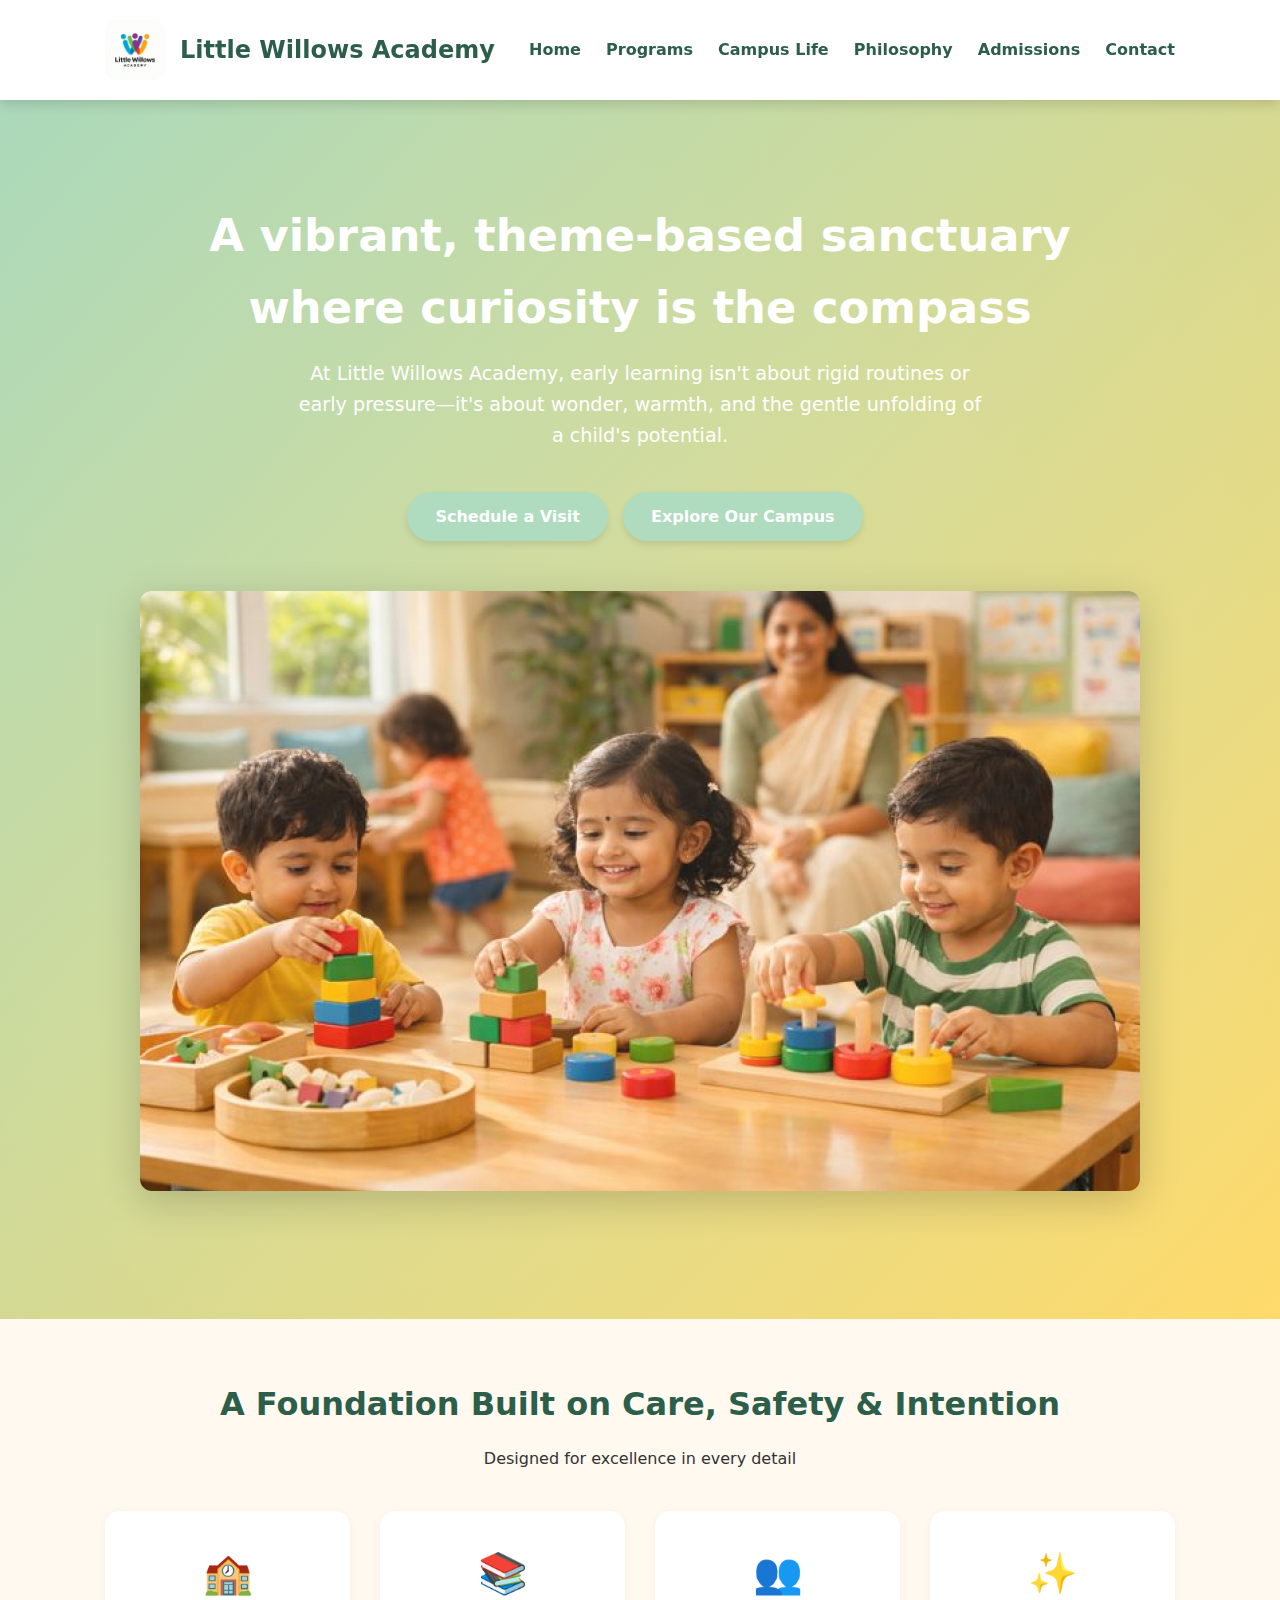
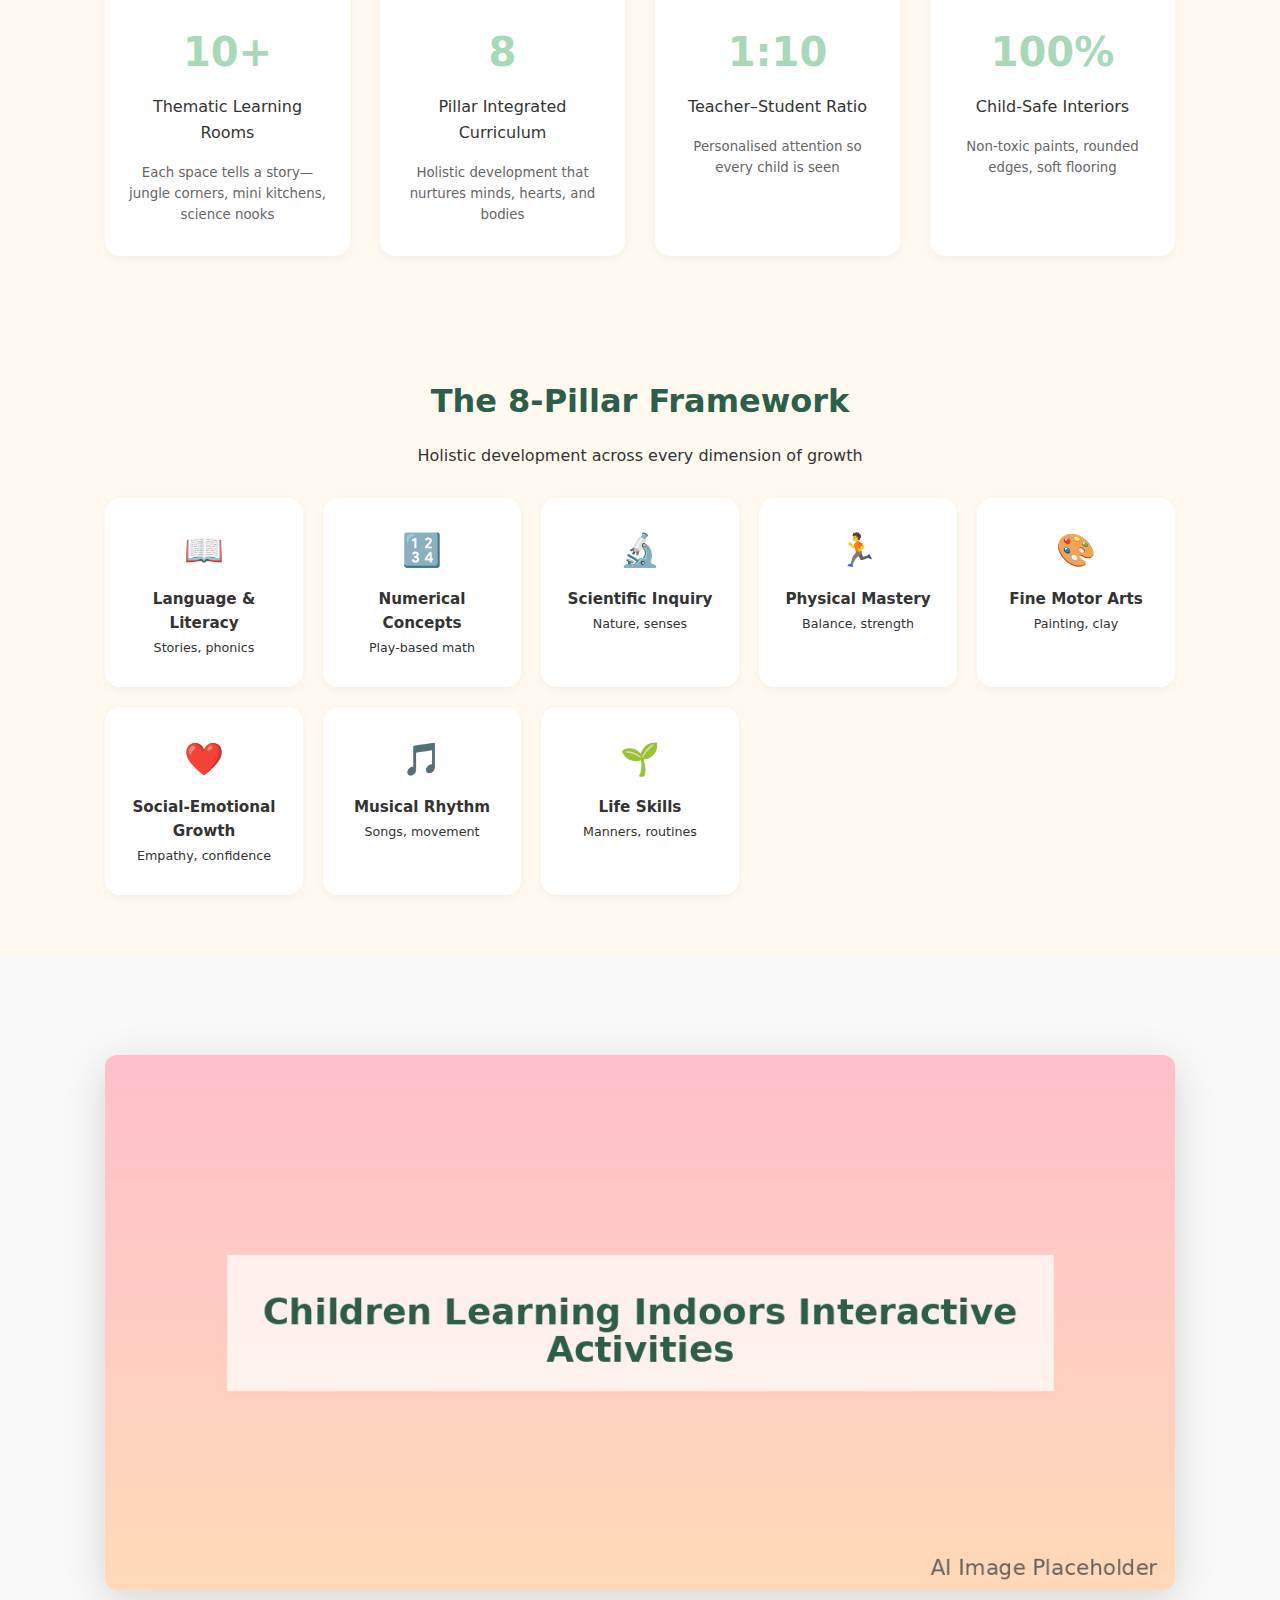
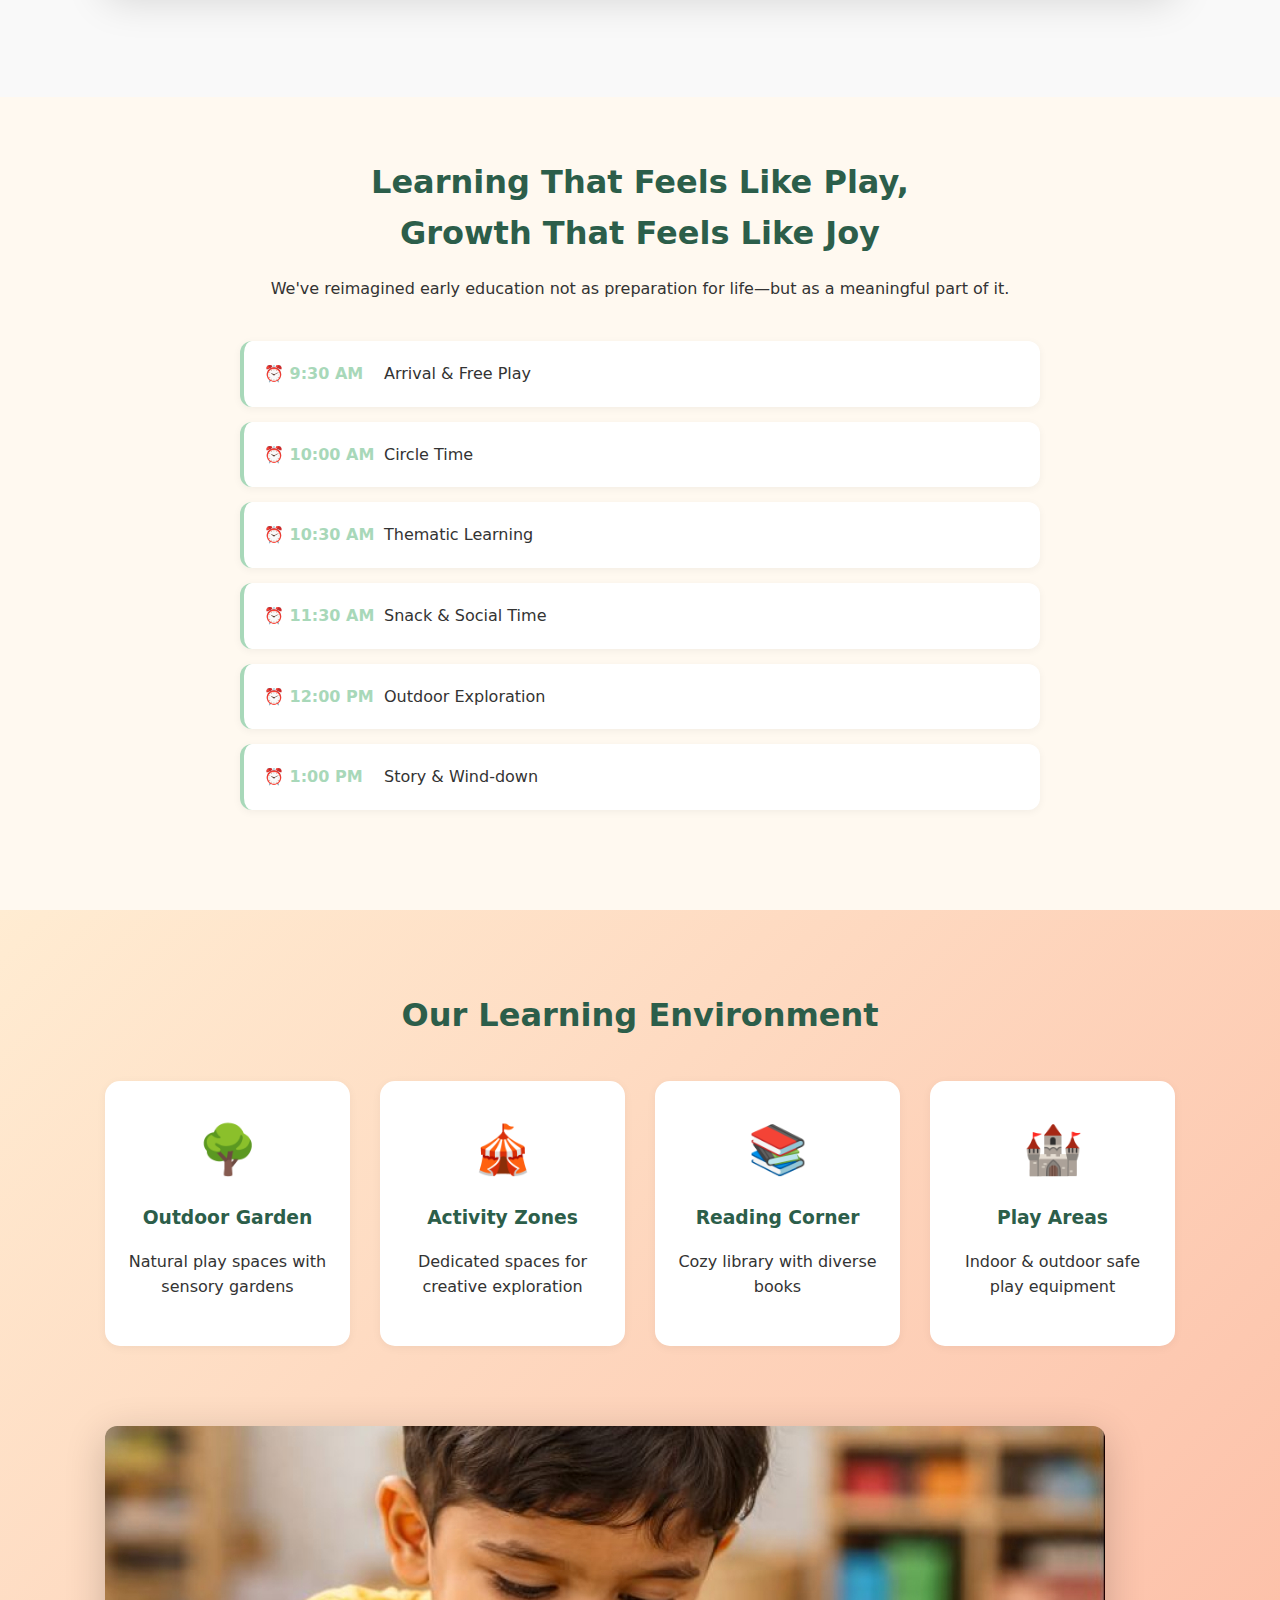
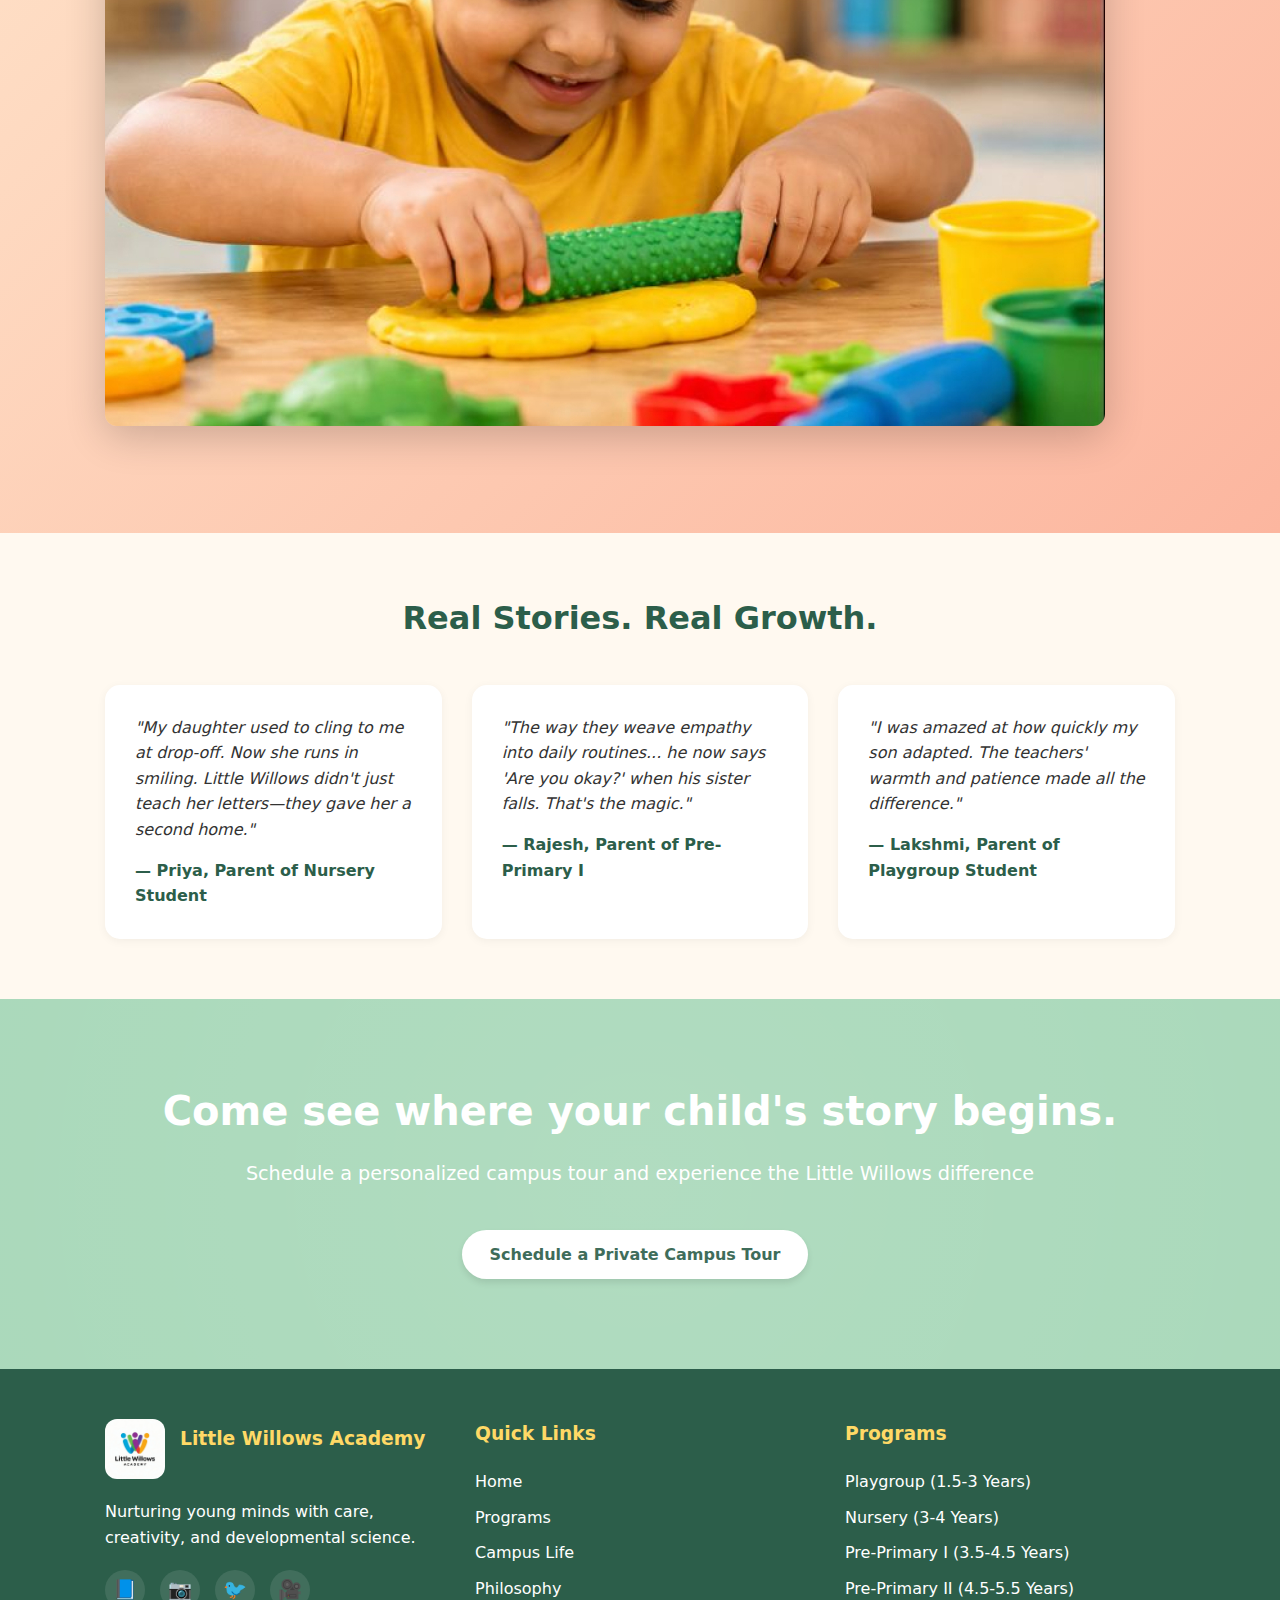
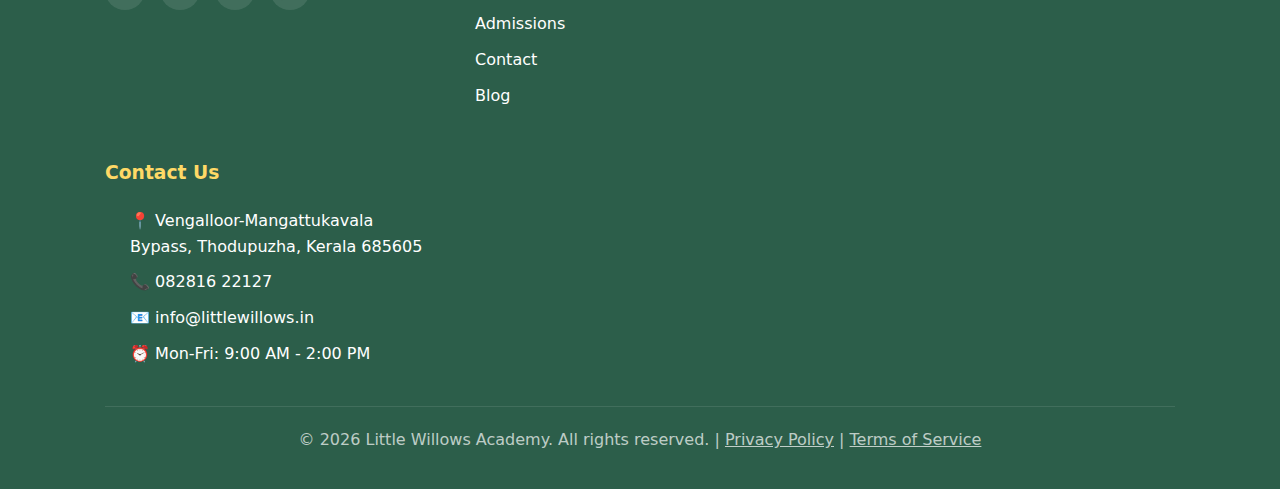
<file: index.html>
<!DOCTYPE html>
<html lang="en">
<head>
  <meta charset="UTF-8" />
  <meta name="viewport" content="width=device-width, initial-scale=1.0"/>
  <title>Home | Little Willows Academy</title>
  <link rel="stylesheet" href="style.css">
</head>
<body>

  <header>
    <div class="container header-content">
      <div class="logo-container">
        <img src="images/logo.png" alt="Little Willows Academy" class="logo-img">
        <div class="logo-text">Little Willows Academy</div>
      </div>
      <nav>
        <a href="index.html">Home</a>
        <a href="programs.html">Programs</a>
        <a href="campus-life.html">Campus Life</a>
        <a href="philosophy.html">Philosophy</a>
        <a href="admissions.html">Admissions</a>
        <a href="contact.html">Contact</a>
      </nav>
    </div>
  </header>

  <section class="hero">
    <div class="container">
      <h1>A vibrant, theme-based sanctuary<br>where curiosity is the compass</h1>
      <p>At Little Willows Academy, early learning isn't about rigid routines or early pressure—it's about wonder, warmth, and the gentle unfolding of a child's potential.</p>
      <a href="contact.html" class="btn">Schedule a Visit</a>
      <a href="campus-life.html" class="btn">Explore Our Campus</a>
      
      <img src="images/hero-classroom.jpg" alt="Kerala children playing with educational toys in colorful classroom" style="margin-top: 40px; box-shadow: 0 10px 40px rgba(0,0,0,0.2);">
    </div>
  </section>

  <section class="stats fade-in">
    <div class="container">
      <h2>A Foundation Built on Care, Safety & Intention</h2>
      <p class="text-center">Designed for excellence in every detail</p>
      <div class="stats-grid">
        <div class="stat-item">
          <div class="icon">🏫</div>
          <h3>10+</h3>
          <p>Thematic Learning Rooms</p>
          <small>Each space tells a story—jungle corners, mini kitchens, science nooks</small>
        </div>
        <div class="stat-item">
          <div class="icon">📚</div>
          <h3>8</h3>
          <p>Pillar Integrated Curriculum</p>
          <small>Holistic development that nurtures minds, hearts, and bodies</small>
        </div>
        <div class="stat-item">
          <div class="icon">👥</div>
          <h3>1:10</h3>
          <p>Teacher–Student Ratio</p>
          <small>Personalised attention so every child is seen</small>
        </div>
        <div class="stat-item">
          <div class="icon">✨</div>
          <h3>100%</h3>
          <p>Child-Safe Interiors</p>
          <small>Non-toxic paints, rounded edges, soft flooring</small>
        </div>
      </div>
    </div>
  </section>

  <section class="pillars fade-in">
    <div class="container">
      <h2>The 8-Pillar Framework</h2>
      <p class="text-center">Holistic development across every dimension of growth</p>
      <div class="pillars-grid">
        <div class="pillar">
          <div class="pillar-icon">📖</div>
          <strong>Language & Literacy</strong><br><small>Stories, phonics</small>
        </div>
        <div class="pillar">
          <div class="pillar-icon">🔢</div>
          <strong>Numerical Concepts</strong><br><small>Play-based math</small>
        </div>
        <div class="pillar">
          <div class="pillar-icon">🔬</div>
          <strong>Scientific Inquiry</strong><br><small>Nature, senses</small>
        </div>
        <div class="pillar">
          <div class="pillar-icon">🏃</div>
          <strong>Physical Mastery</strong><br><small>Balance, strength</small>
        </div>
        <div class="pillar">
          <div class="pillar-icon">🎨</div>
          <strong>Fine Motor Arts</strong><br><small>Painting, clay</small>
        </div>
        <div class="pillar">
          <div class="pillar-icon">❤️</div>
          <strong>Social-Emotional Growth</strong><br><small>Empathy, confidence</small>
        </div>
        <div class="pillar">
          <div class="pillar-icon">🎵</div>
          <strong>Musical Rhythm</strong><br><small>Songs, movement</small>
        </div>
        <div class="pillar">
          <div class="pillar-icon">🌱</div>
          <strong>Life Skills</strong><br><small>Manners, routines</small>
        </div>
      </div>
    </div>
  </section>

  <section style="background: #f9f9f9; padding: 80px 0;">
    <div class="container">
      <img src="images/indoor-activities.jpg" alt="Children learning together" style="box-shadow: 0 10px 40px rgba(0,0,0,0.15);">
    </div>
  </section>

  <section class="rhythm fade-in">
    <div class="container">
      <h2>Learning That Feels Like Play,<br>Growth That Feels Like Joy</h2>
      <p class="text-center">We've reimagined early education not as preparation for life—but as a meaningful part of it.</p>
      <div class="timeline">
        <div class="time-slot">
          <div class="time">⏰ 9:30 AM</div>
          <div>Arrival & Free Play</div>
        </div>
        <div class="time-slot">
          <div class="time">⏰ 10:00 AM</div>
          <div>Circle Time</div>
        </div>
        <div class="time-slot">
          <div class="time">⏰ 10:30 AM</div>
          <div>Thematic Learning</div>
        </div>
        <div class="time-slot">
          <div class="time">⏰ 11:30 AM</div>
          <div>Snack & Social Time</div>
        </div>
        <div class="time-slot">
          <div class="time">⏰ 12:00 PM</div>
          <div>Outdoor Exploration</div>
        </div>
        <div class="time-slot">
          <div class="time">⏰ 1:00 PM</div>
          <div>Story & Wind-down</div>
        </div>
      </div>
    </div>
  </section>

  <section style="background: linear-gradient(135deg, #ffecd2 0%, #fcb69f 100%); padding: 80px 0;">
    <div class="container">
      <h2 style="color: #2c5e4a;">Our Learning Environment</h2>
      <div class="feature-grid">
        <div class="feature-item">
          <div class="feature-icon">🌳</div>
          <h3>Outdoor Garden</h3>
          <p>Natural play spaces with sensory gardens</p>
        </div>
        <div class="feature-item">
          <div class="feature-icon">🎪</div>
          <h3>Activity Zones</h3>
          <p>Dedicated spaces for creative exploration</p>
        </div>
        <div class="feature-item">
          <div class="feature-icon">📚</div>
          <h3>Reading Corner</h3>
          <p>Cozy library with diverse books</p>
        </div>
        <div class="feature-item">
          <div class="feature-icon">🏰</div>
          <h3>Play Areas</h3>
          <p>Indoor & outdoor safe play equipment</p>
        </div>
      </div>
      <img src="images/learning-environment.jpg" alt="Colorful playschool interior" style="margin-top: 40px; box-shadow: 0 10px 40px rgba(0,0,0,0.2);">
    </div>
  </section>

  <section class="testimonials fade-in">
    <div class="container">
      <h2>Real Stories. Real Growth.</h2>
      <div class="testimonial-grid">
        <div class="testimonial">
          "My daughter used to cling to me at drop-off. Now she runs in smiling. Little Willows didn't just teach her letters—they gave her a second home."
          <span class="author">— Priya, Parent of Nursery Student</span>
        </div>
        <div class="testimonial">
          "The way they weave empathy into daily routines... he now says 'Are you okay?' when his sister falls. That's the magic."
          <span class="author">— Rajesh, Parent of Pre-Primary I</span>
        </div>
        <div class="testimonial">
          "I was amazed at how quickly my son adapted. The teachers' warmth and patience made all the difference."
          <span class="author">— Lakshmi, Parent of Playgroup Student</span>
        </div>
      </div>
    </div>
  </section>

  <section class="cta-final">
    <div class="container">
      <h2>Come see where your child's story begins.</h2>
      <p style="font-size: 1.2rem; margin-bottom: 30px;">Schedule a personalized campus tour and experience the Little Willows difference</p>
      <a href="contact.html" class="btn" style="background:white;color:var(--accent)">Schedule a Private Campus Tour</a>
    </div>
  </section>

  <footer>
    <div class="container">
      <div class="footer-content">
        <div class="footer-section">
          <div class="footer-logo">
            <img src="images/logo.png" alt="Little Willows Academy">
            <h3>Little Willows Academy</h3>
          </div>
          <p>Nurturing young minds with care, creativity, and developmental science.</p>
          <div class="social-links">
            <a href="#" title="Facebook">📘</a>
            <a href="#" title="Instagram">📷</a>
            <a href="#" title="Twitter">🐦</a>
            <a href="#" title="YouTube">🎥</a>
          </div>
        </div>
        
        <div class="footer-section">
          <h3>Quick Links</h3>
          <ul class="footer-links">
            <li><a href="index.html">Home</a></li>
            <li><a href="programs.html">Programs</a></li>
            <li><a href="campus-life.html">Campus Life</a></li>
            <li><a href="philosophy.html">Philosophy</a></li>
            <li><a href="admissions.html">Admissions</a></li>
            <li><a href="contact.html">Contact</a></li>
            <li><a href="https://littlewillowsin.blogspot.com/">Blog</a></li>
          </ul>
        </div>
        
        <div class="footer-section">
          <h3>Programs</h3>
          <ul class="footer-links">
            <li><a href="programs.html#explorers">Playgroup (1.5-3 Years)</a></li>
            <li><a href="programs.html#investigators">Nursery (3-4 Years)</a></li>
            <li><a href="programs.html#creators">Pre-Primary I (3.5-4.5 Years)</a></li>
            <li><a href="programs.html#graduates">Pre-Primary II (4.5-5.5 Years)</a></li>
          </ul>
        </div>
        
        <div class="footer-section">
          <h3>Contact Us</h3>
          <ul class="contact-info">
            <li>📍 Vengalloor-Mangattukavala Bypass, Thodupuzha, Kerala 685605</li>
            <li>📞 082816 22127</li>
            <li>📧 info@littlewillows.in</li>
            <li>⏰ Mon-Fri: 9:00 AM - 2:00 PM</li>
          </ul>
        </div>
      </div>
      
      <div class="footer-bottom">
        <p>&copy; 2026 Little Willows Academy. All rights reserved. | <a href="#" style="color: inherit;">Privacy Policy</a> | <a href="#" style="color: inherit;">Terms of Service</a></p>
      </div>
    </div>
  </footer>

</body>
</html>
</file>
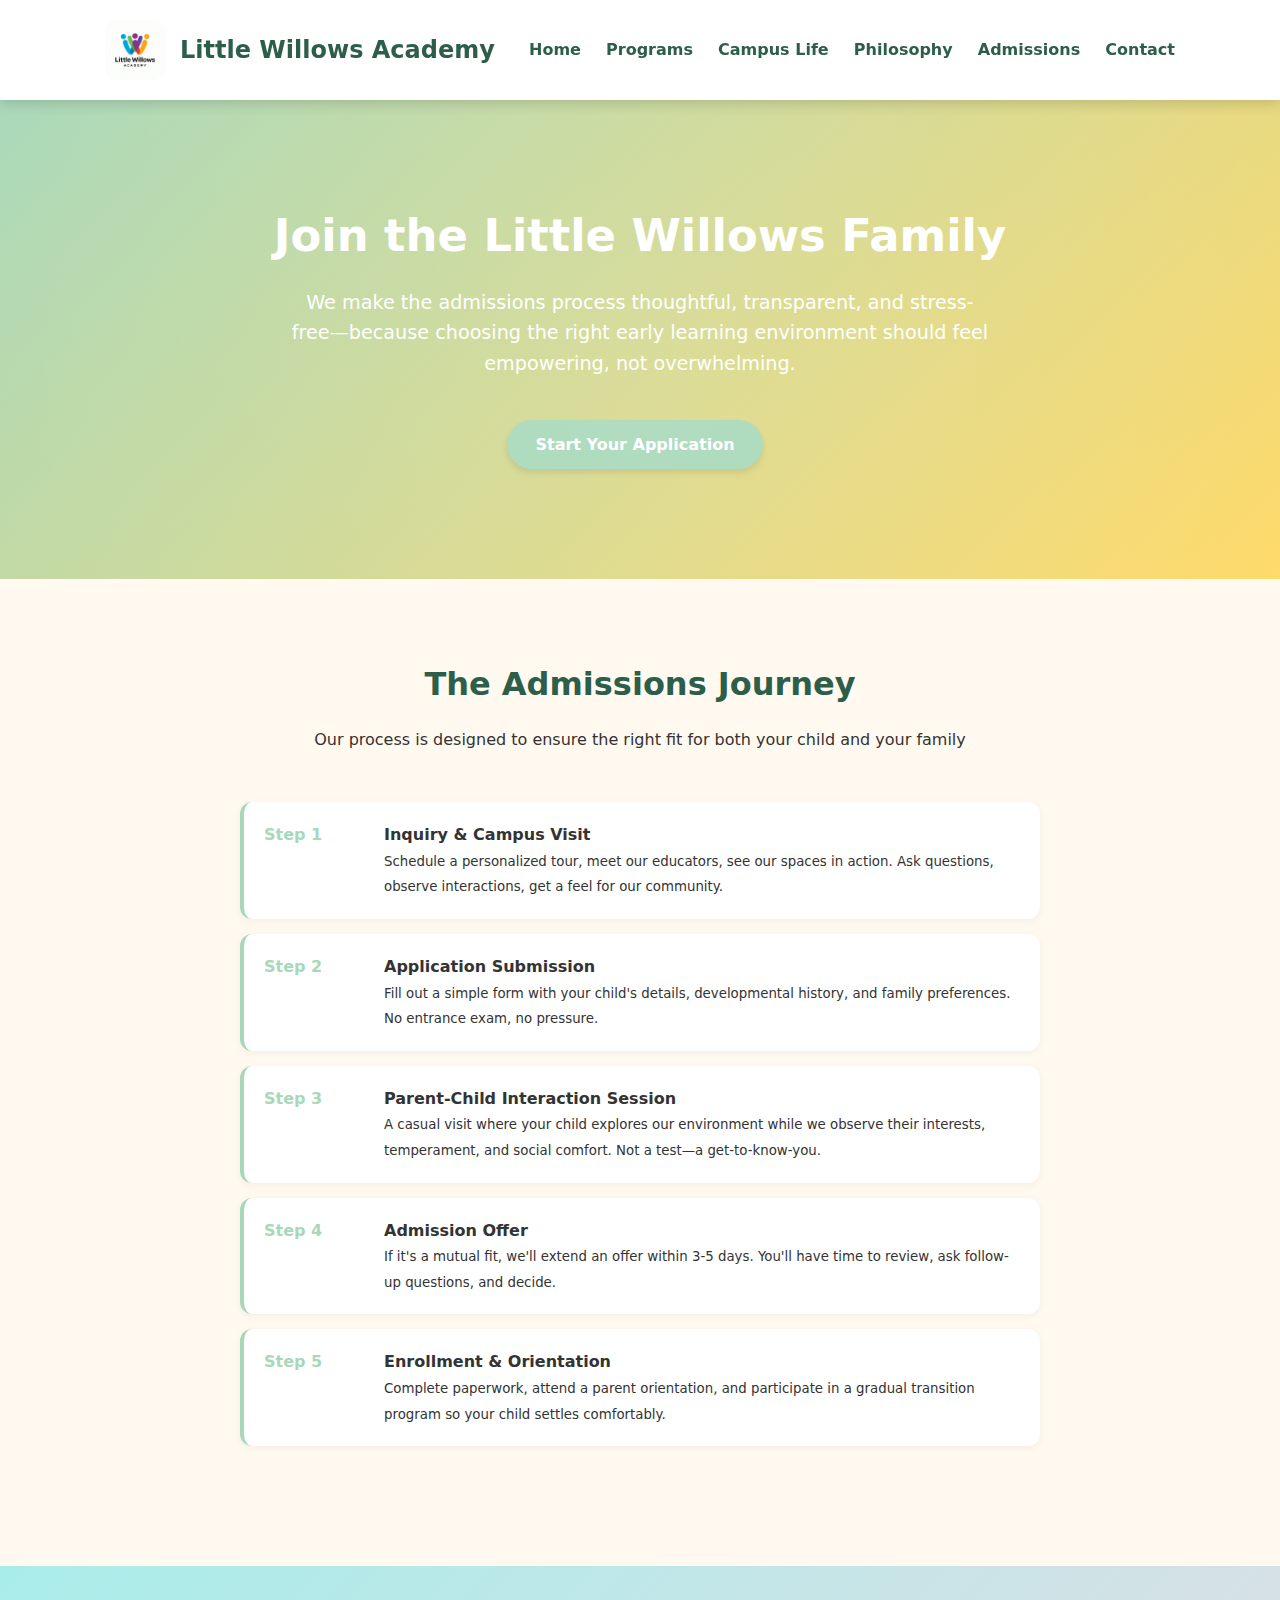
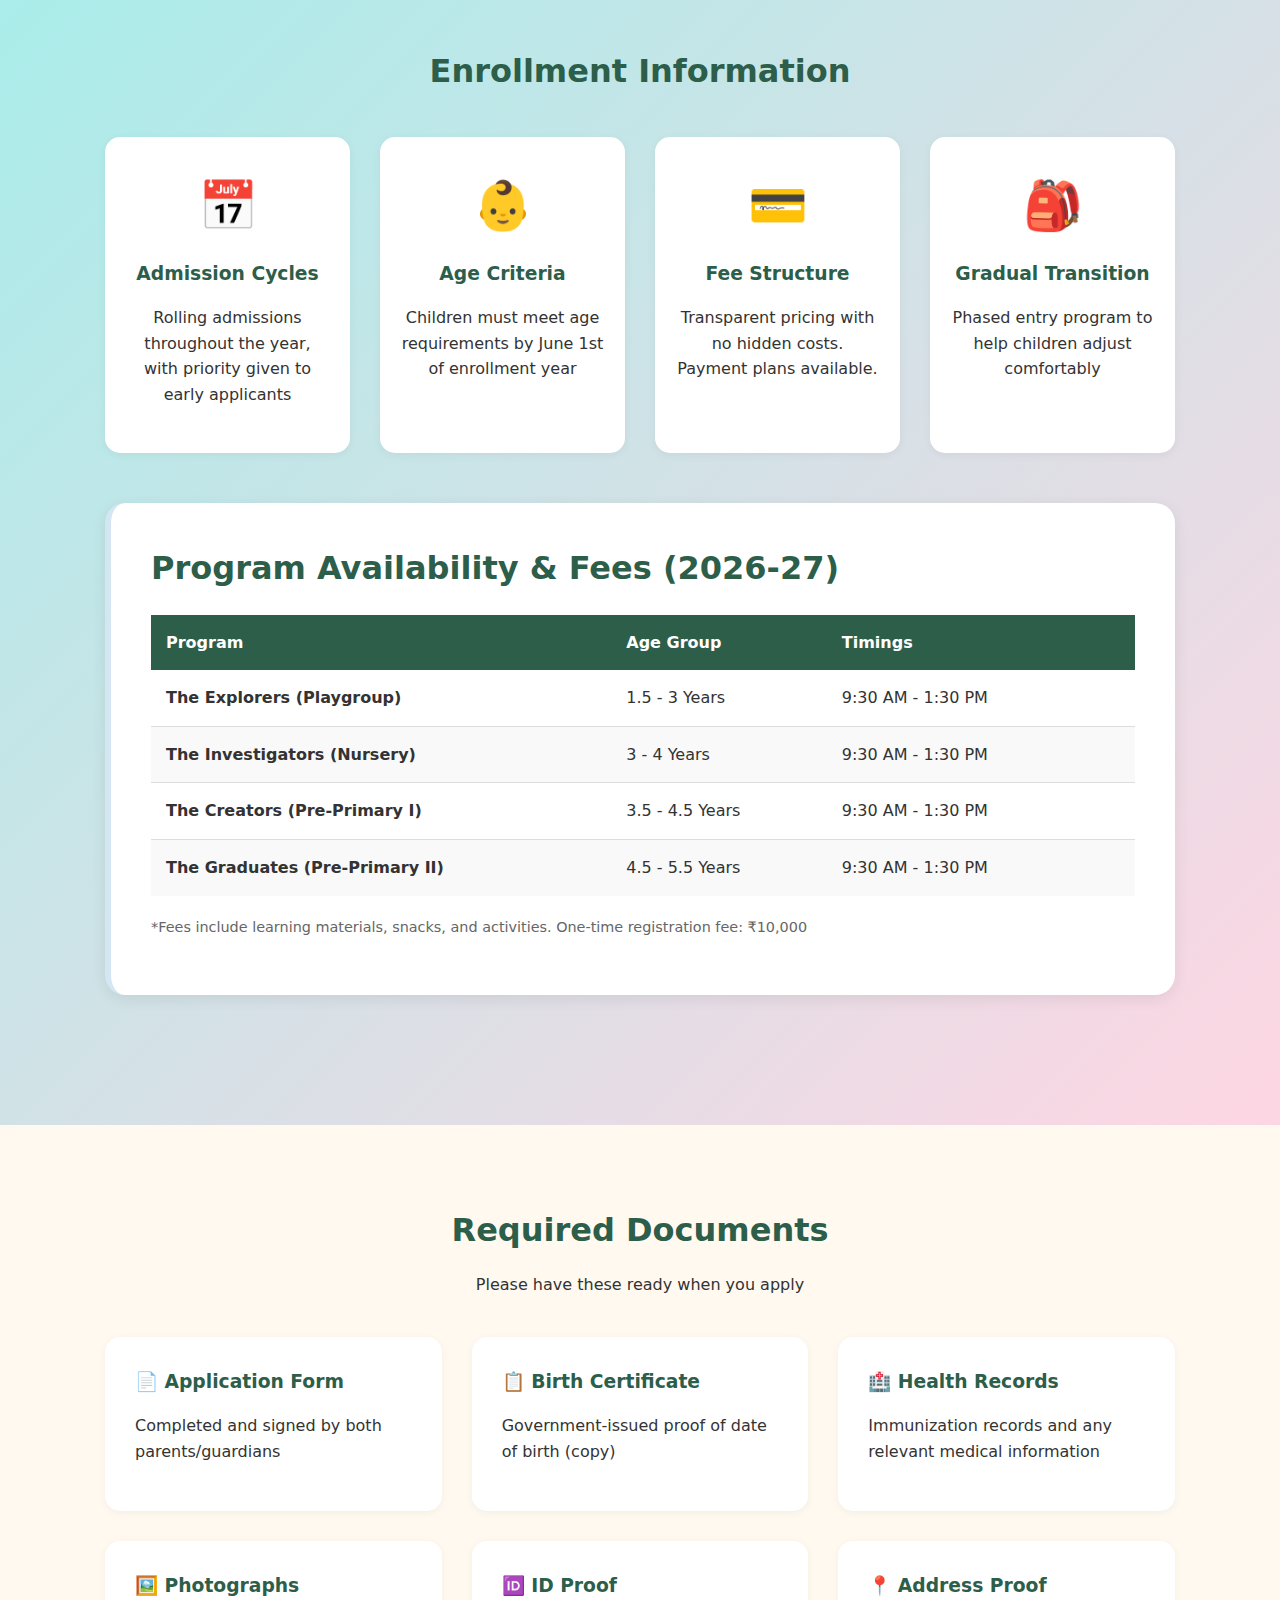
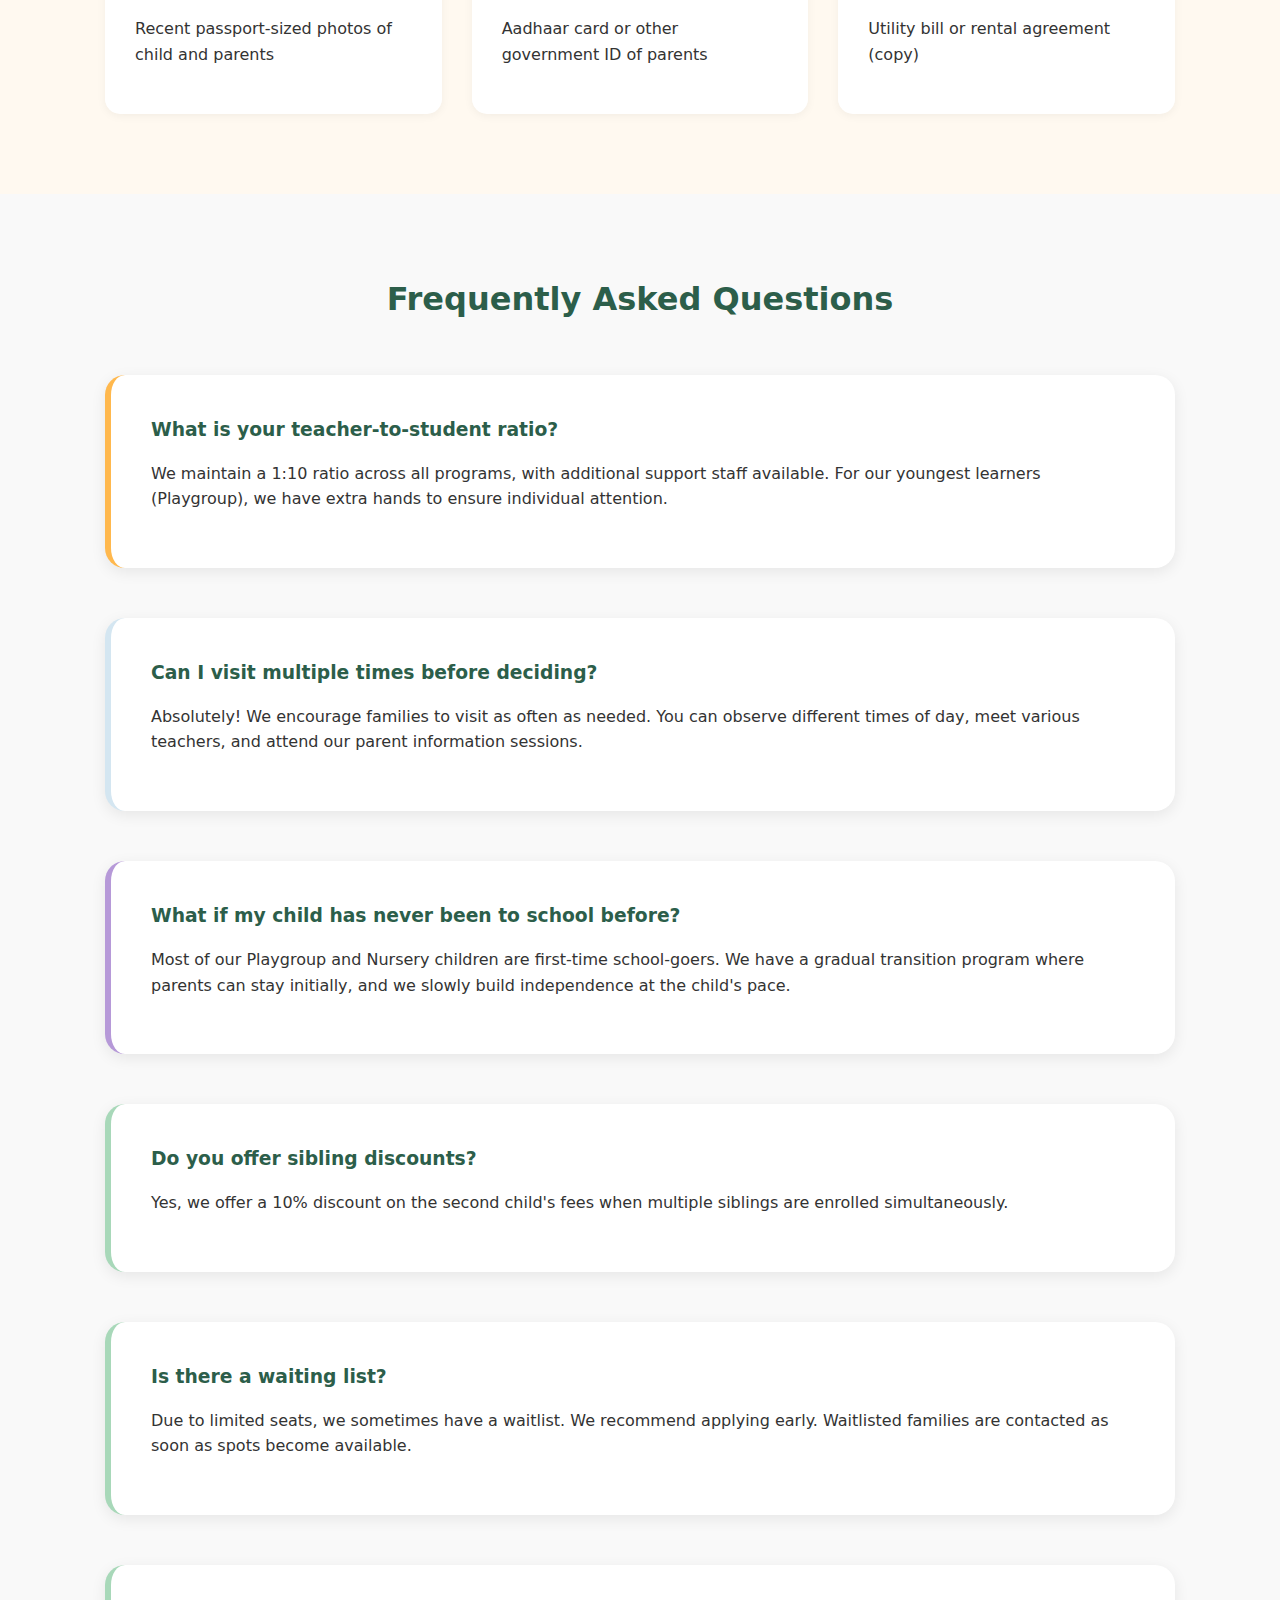
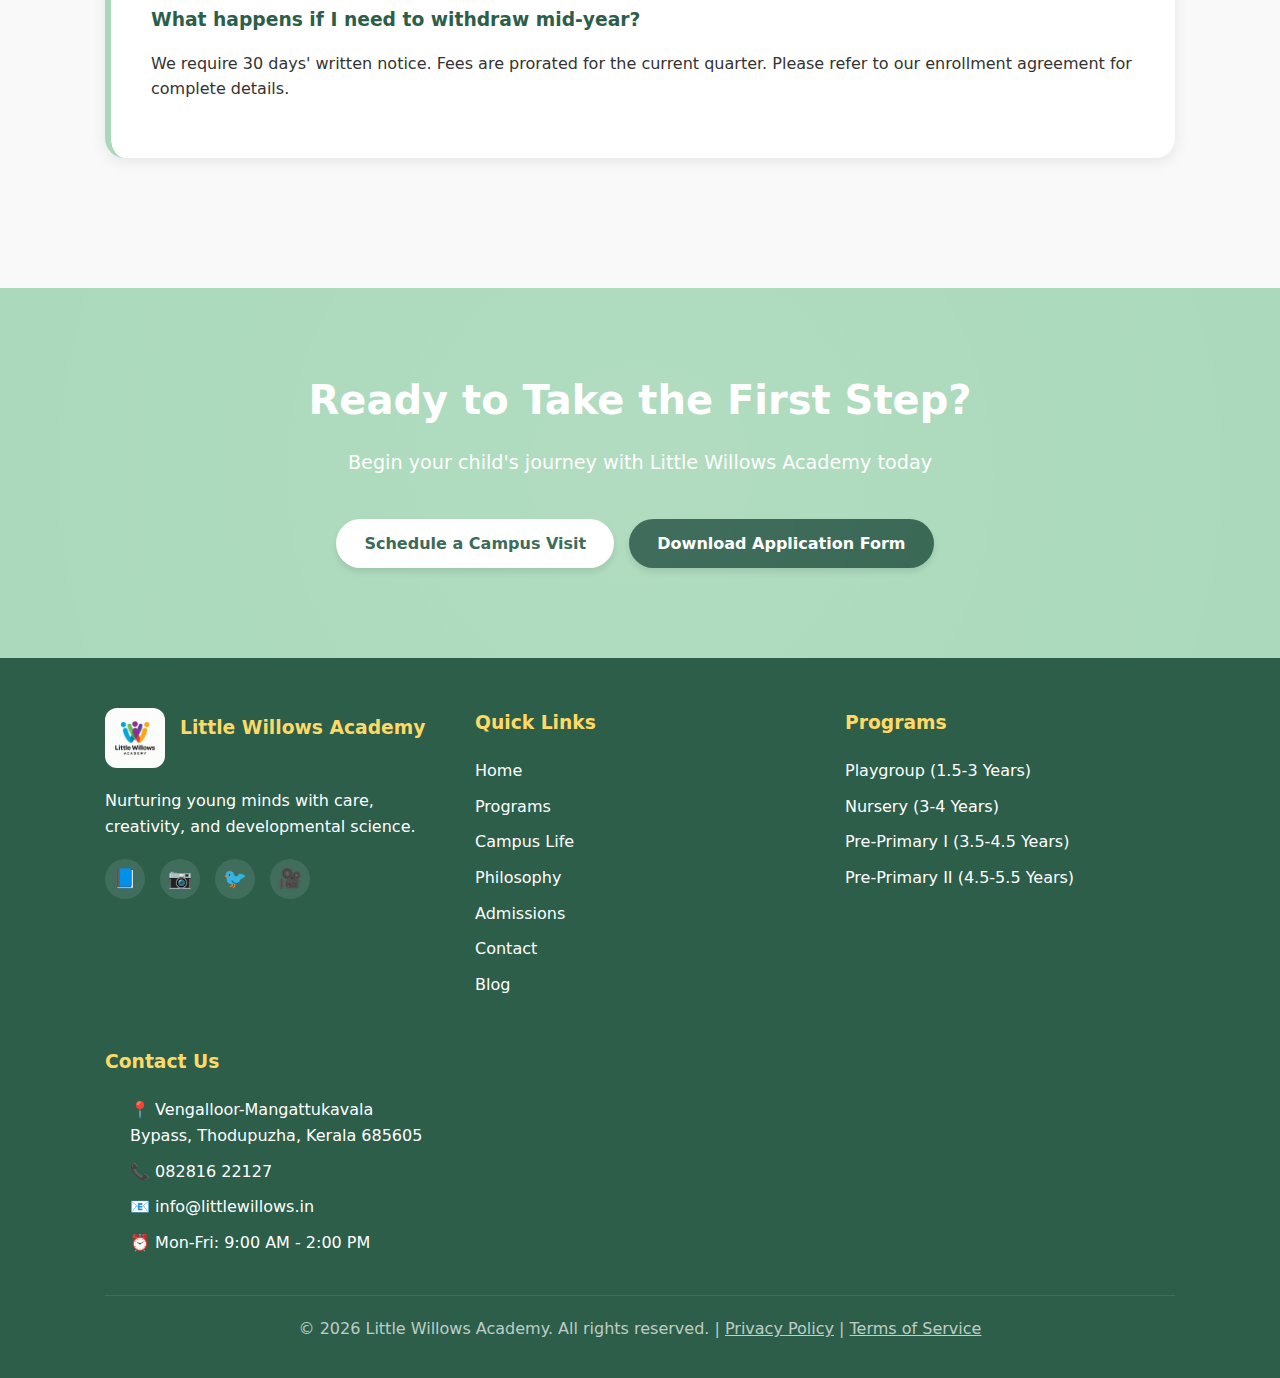
<file: admissions.html>
<!DOCTYPE html>
<html lang="en">
<head>
  <meta charset="UTF-8" />
  <meta name="viewport" content="width=device-width, initial-scale=1.0"/>
  <title>Admissions | Little Willows Academy</title>
  <link rel="stylesheet" href="style.css">
</head>
<body>

  <header>
    <div class="container header-content">
      <div class="logo-container">
        <img src="images/logo.png" alt="Little Willows Academy" class="logo-img">
        <div class="logo-text">Little Willows Academy</div>
      </div>
      <nav>
        <a href="index.html">Home</a>
        <a href="programs.html">Programs</a>
        <a href="campus-life.html">Campus Life</a>
        <a href="philosophy.html">Philosophy</a>
        <a href="admissions.html">Admissions</a>
        <a href="contact.html">Contact</a>
      </nav>
    </div>
  </header>

  <section class="hero">
    <div class="container">
      <h1>Join the Little Willows Family</h1>
      <p>We make the admissions process thoughtful, transparent, and stress-free—because choosing the right early learning environment should feel empowering, not overwhelming.</p>
      <a href="contact.html" class="btn">Start Your Application</a>
    </div>
  </section>

  <section style="padding: 80px 0;">
    <div class="container">
      <h2>The Admissions Journey</h2>
      <p class="text-center" style="max-width: 800px; margin: 0 auto 50px;">Our process is designed to ensure the right fit for both your child and your family</p>
      
      <div class="timeline">
        <div class="time-slot">
          <div class="time">Step 1</div>
          <div>
            <strong>Inquiry & Campus Visit</strong><br>
            <small>Schedule a personalized tour, meet our educators, see our spaces in action. Ask questions, observe interactions, get a feel for our community.</small>
          </div>
        </div>
        <div class="time-slot">
          <div class="time">Step 2</div>
          <div>
            <strong>Application Submission</strong><br>
            <small>Fill out a simple form with your child's details, developmental history, and family preferences. No entrance exam, no pressure.</small>
          </div>
        </div>
        <div class="time-slot">
          <div class="time">Step 3</div>
          <div>
            <strong>Parent-Child Interaction Session</strong><br>
            <small>A casual visit where your child explores our environment while we observe their interests, temperament, and social comfort. Not a test—a get-to-know-you.</small>
          </div>
        </div>
        <div class="time-slot">
          <div class="time">Step 4</div>
          <div>
            <strong>Admission Offer</strong><br>
            <small>If it's a mutual fit, we'll extend an offer within 3-5 days. You'll have time to review, ask follow-up questions, and decide.</small>
          </div>
        </div>
        <div class="time-slot">
          <div class="time">Step 5</div>
          <div>
            <strong>Enrollment & Orientation</strong><br>
            <small>Complete paperwork, attend a parent orientation, and participate in a gradual transition program so your child settles comfortably.</small>
          </div>
        </div>
      </div>
    </div>
  </section>

  <section style="background: linear-gradient(135deg, #a8edea 0%, #fed6e3 100%); padding: 80px 0;">
    <div class="container">
      <h2 style="color: #2c5e4a;">Enrollment Information</h2>
      
      <div class="feature-grid">
        <div class="feature-item">
          <div class="feature-icon">📅</div>
          <h3>Admission Cycles</h3>
          <p>Rolling admissions throughout the year, with priority given to early applicants</p>
        </div>
        <div class="feature-item">
          <div class="feature-icon">👶</div>
          <h3>Age Criteria</h3>
          <p>Children must meet age requirements by June 1st of enrollment year</p>
        </div>
        <div class="feature-item">
          <div class="feature-icon">💳</div>
          <h3>Fee Structure</h3>
          <p>Transparent pricing with no hidden costs. Payment plans available.</p>
        </div>
        <div class="feature-item">
          <div class="feature-icon">🎒</div>
          <h3>Gradual Transition</h3>
          <p>Phased entry program to help children adjust comfortably</p>
        </div>
      </div>

      <div class="program-card" style="margin-top: 50px;">
        <h2>Program Availability & Fees (2026-27)</h2>
        <div style="overflow-x: auto;">
          <table style="width: 100%; border-collapse: collapse; margin-top: 20px;">
            <thead>
              <tr style="background: #2c5e4a; color: white;">
                <th style="padding: 15px; text-align: left;">Program</th>
                <th style="padding: 15px; text-align: left;">Age Group</th>
                <th style="padding: 15px; text-align: left;">Timings</th>
                <th style="padding: 15px; text-align: left;"></th>
              </tr>
            </thead>
            <tbody>
              <tr style="border-bottom: 1px solid #ddd;">
                <td style="padding: 15px;"><strong>The Explorers (Playgroup)</strong></td>
                <td style="padding: 15px;">1.5 - 3 Years</td>
                <td style="padding: 15px;">9:30 AM - 1:30 PM</td>
                <td style="padding: 15px;"></td>
              </tr>
              <tr style="border-bottom: 1px solid #ddd; background: #f9f9f9;">
                <td style="padding: 15px;"><strong>The Investigators (Nursery)</strong></td>
                <td style="padding: 15px;">3 - 4 Years</td>
                <td style="padding: 15px;">9:30 AM - 1:30 PM</td>
                <td style="padding: 15px;"></td>
              </tr>
              <tr style="border-bottom: 1px solid #ddd;">
                <td style="padding: 15px;"><strong>The Creators (Pre-Primary I)</strong></td>
                <td style="padding: 15px;">3.5 - 4.5 Years</td>
                <td style="padding: 15px;">9:30 AM - 1:30 PM</td>
                <td style="padding: 15px;"></td>
              </tr>
              <tr style="background: #f9f9f9;">
                <td style="padding: 15px;"><strong>The Graduates (Pre-Primary II)</strong></td>
                <td style="padding: 15px;">4.5 - 5.5 Years</td>
                <td style="padding: 15px;">9:30 AM - 1:30 PM</td>
                <td style="padding: 15px;"></td>
              </tr>
            </tbody>
          </table>
        </div>
        <p style="margin-top: 20px; font-size: 0.9rem; color: #666;">*Fees include learning materials, snacks, and activities. One-time registration fee: ₹10,000</p>
      </div>
    </div>
  </section>

  <section style="padding: 80px 0;">
    <div class="container">
      <h2>Required Documents</h2>
      <p class="text-center" style="max-width: 800px; margin: 0 auto 40px;">Please have these ready when you apply</p>
      
      <div class="testimonial-grid">
        <div class="testimonial" style="font-style: normal;">
          <h3 style="color: #2c5e4a;">📄 Application Form</h3>
          <p>Completed and signed by both parents/guardians</p>
        </div>
        <div class="testimonial" style="font-style: normal;">
          <h3 style="color: #2c5e4a;">📋 Birth Certificate</h3>
          <p>Government-issued proof of date of birth (copy)</p>
        </div>
        <div class="testimonial" style="font-style: normal;">
          <h3 style="color: #2c5e4a;">🏥 Health Records</h3>
          <p>Immunization records and any relevant medical information</p>
        </div>
        <div class="testimonial" style="font-style: normal;">
          <h3 style="color: #2c5e4a;">🖼️ Photographs</h3>
          <p>Recent passport-sized photos of child and parents</p>
        </div>
        <div class="testimonial" style="font-style: normal;">
          <h3 style="color: #2c5e4a;">🆔 ID Proof</h3>
          <p>Aadhaar card or other government ID of parents</p>
        </div>
        <div class="testimonial" style="font-style: normal;">
          <h3 style="color: #2c5e4a;">📍 Address Proof</h3>
          <p>Utility bill or rental agreement (copy)</p>
        </div>
      </div>
    </div>
  </section>

  <section style="background: #f9f9f9; padding: 80px 0;">
    <div class="container">
      <h2>Frequently Asked Questions</h2>
      
      <div class="program-card">
        <h3>What is your teacher-to-student ratio?</h3>
        <p>We maintain a 1:10 ratio across all programs, with additional support staff available. For our youngest learners (Playgroup), we have extra hands to ensure individual attention.</p>
      </div>

      <div class="program-card">
        <h3>Can I visit multiple times before deciding?</h3>
        <p>Absolutely! We encourage families to visit as often as needed. You can observe different times of day, meet various teachers, and attend our parent information sessions.</p>
      </div>

      <div class="program-card">
        <h3>What if my child has never been to school before?</h3>
        <p>Most of our Playgroup and Nursery children are first-time school-goers. We have a gradual transition program where parents can stay initially, and we slowly build independence at the child's pace.</p>
      </div>

      <div class="program-card">
        <h3>Do you offer sibling discounts?</h3>
        <p>Yes, we offer a 10% discount on the second child's fees when multiple siblings are enrolled simultaneously.</p>
      </div>

      <div class="program-card">
        <h3>Is there a waiting list?</h3>
        <p>Due to limited seats, we sometimes have a waitlist. We recommend applying early. Waitlisted families are contacted as soon as spots become available.</p>
      </div>

      <div class="program-card">
        <h3>What happens if I need to withdraw mid-year?</h3>
        <p>We require 30 days' written notice. Fees are prorated for the current quarter. Please refer to our enrollment agreement for complete details.</p>
      </div>
    </div>
  </section>

  <section class="cta-final">
    <div class="container">
      <h2>Ready to Take the First Step?</h2>
      <p style="font-size: 1.2rem; margin-bottom: 30px;">Begin your child's journey with Little Willows Academy today</p>
      <a href="contact.html" class="btn" style="background:white;color:var(--accent)">Schedule a Campus Visit</a>
      <a href="#" class="btn" style="background:#2c5e4a;">Download Application Form</a>
    </div>
  </section>

  <footer>
    <div class="container">
      <div class="footer-content">
        <div class="footer-section">
          <div class="footer-logo">
            <img src="images/logo.png" alt="Little Willows Academy">
            <h3>Little Willows Academy</h3>
          </div>
          <p>Nurturing young minds with care, creativity, and developmental science.</p>
          <div class="social-links">
            <a href="#" title="Facebook">📘</a>
            <a href="#" title="Instagram">📷</a>
            <a href="#" title="Twitter">🐦</a>
            <a href="#" title="YouTube">🎥</a>
          </div>
        </div>
        
        <div class="footer-section">
          <h3>Quick Links</h3>
          <ul class="footer-links">
            <li><a href="index.html">Home</a></li>
            <li><a href="programs.html">Programs</a></li>
            <li><a href="campus-life.html">Campus Life</a></li>
            <li><a href="philosophy.html">Philosophy</a></li>
            <li><a href="admissions.html">Admissions</a></li>
            <li><a href="contact.html">Contact</a></li>
            <li><a href="https://littlewillowsin.blogspot.com/">Blog</a></li>
          </ul>
        </div>
        
        <div class="footer-section">
          <h3>Programs</h3>
          <ul class="footer-links">
            <li><a href="programs.html#explorers">Playgroup (1.5-3 Years)</a></li>
            <li><a href="programs.html#investigators">Nursery (3-4 Years)</a></li>
            <li><a href="programs.html#creators">Pre-Primary I (3.5-4.5 Years)</a></li>
            <li><a href="programs.html#graduates">Pre-Primary II (4.5-5.5 Years)</a></li>
          </ul>
        </div>
        
        <div class="footer-section">
          <h3>Contact Us</h3>
          <ul class="contact-info">
            <li>📍 Vengalloor-Mangattukavala Bypass, Thodupuzha, Kerala 685605</li>
            <li>📞 082816 22127</li>
            <li>📧 info@littlewillows.in</li>
            <li>⏰ Mon-Fri: 9:00 AM - 2:00 PM</li>
          </ul>
        </div>
      </div>
      
      <div class="footer-bottom">
        <p>&copy; 2026 Little Willows Academy. All rights reserved. | <a href="#" style="color: inherit;">Privacy Policy</a> | <a href="#" style="color: inherit;">Terms of Service</a></p>
      </div>
    </div>
  </footer>

</body>
</html>
</file>
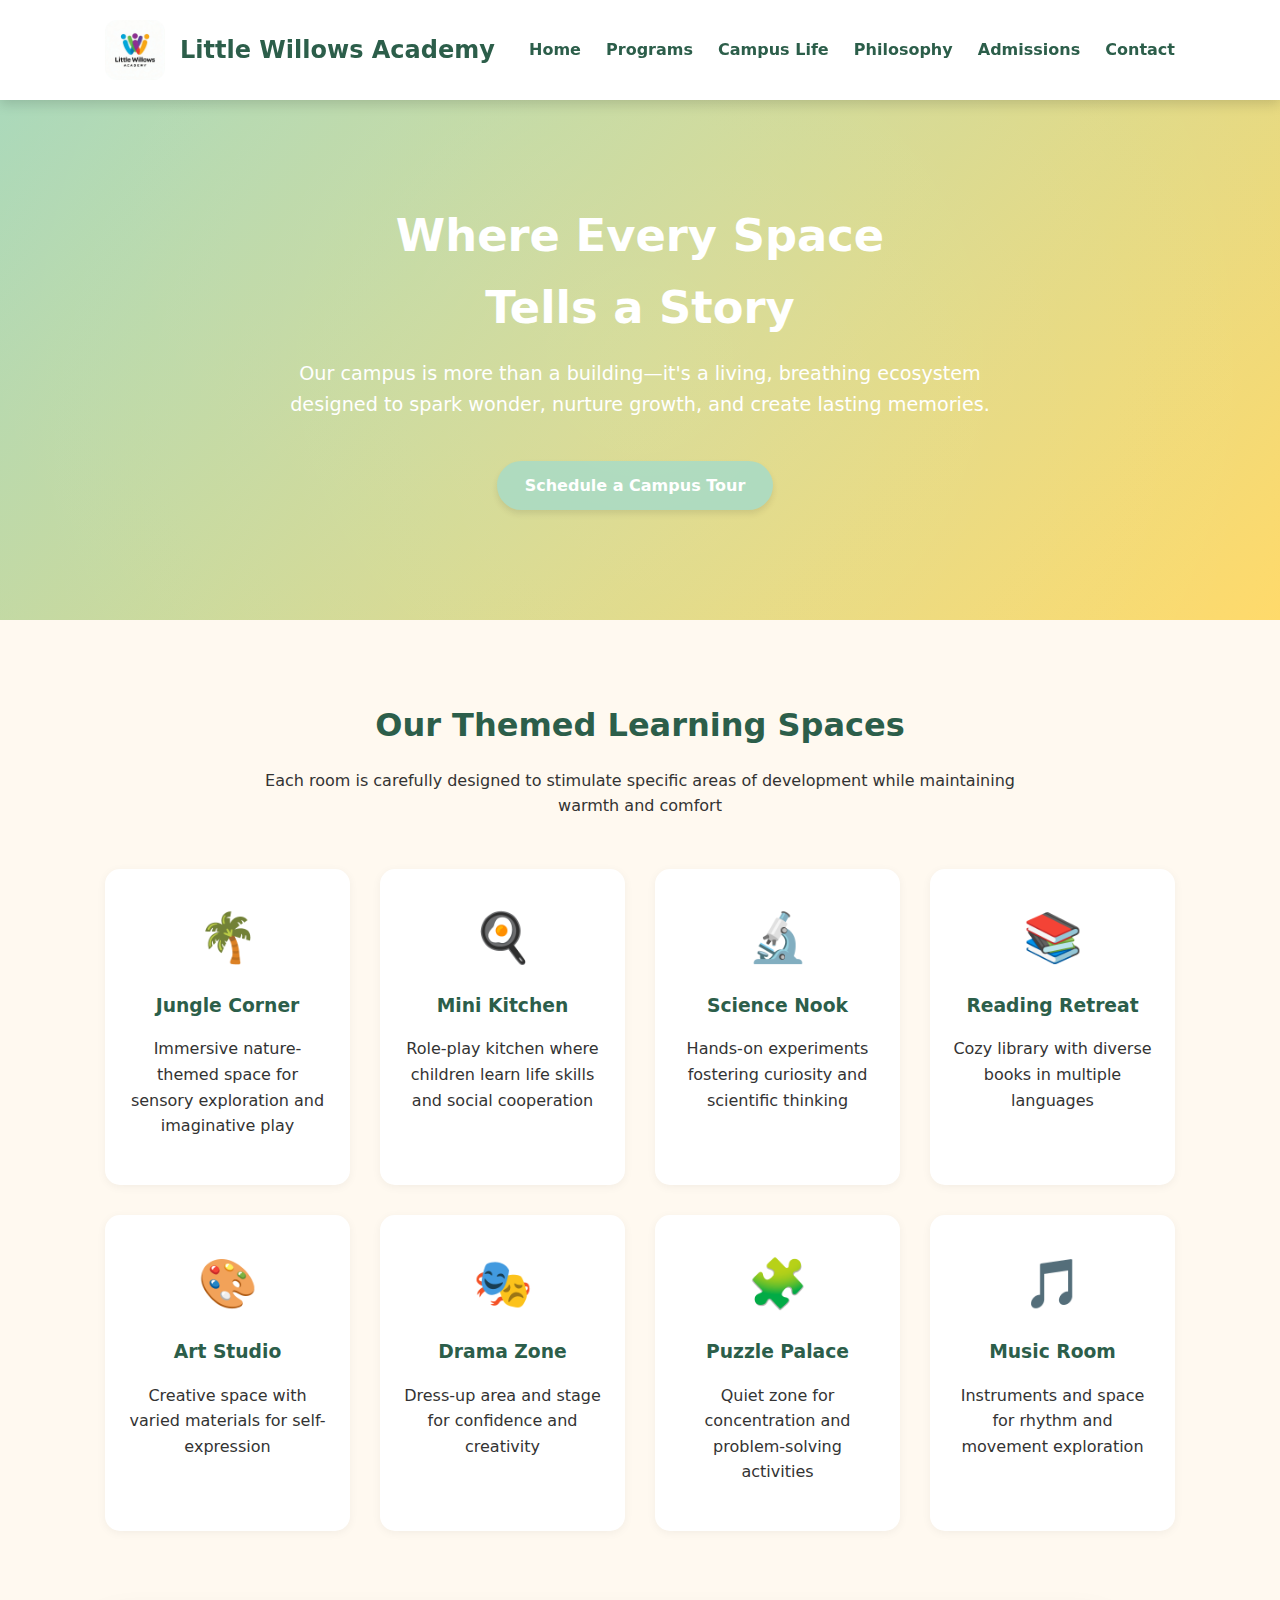
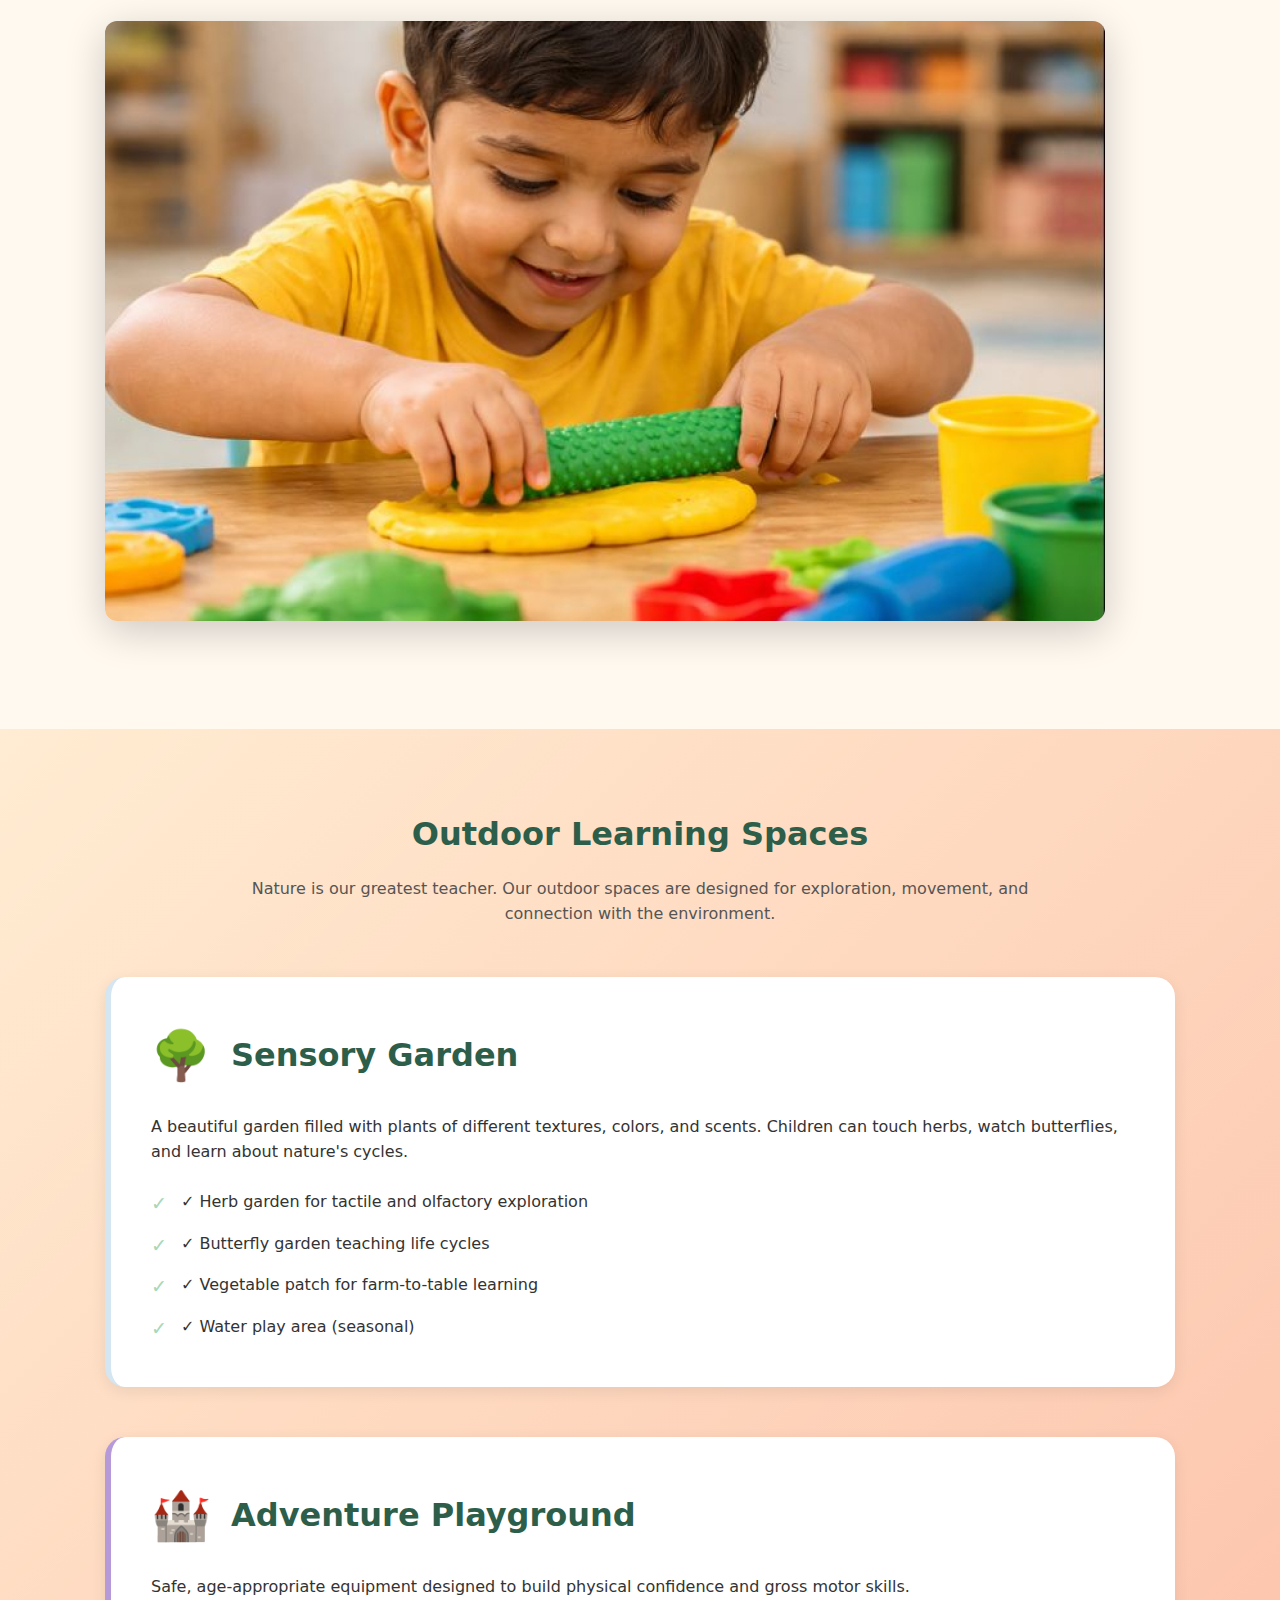
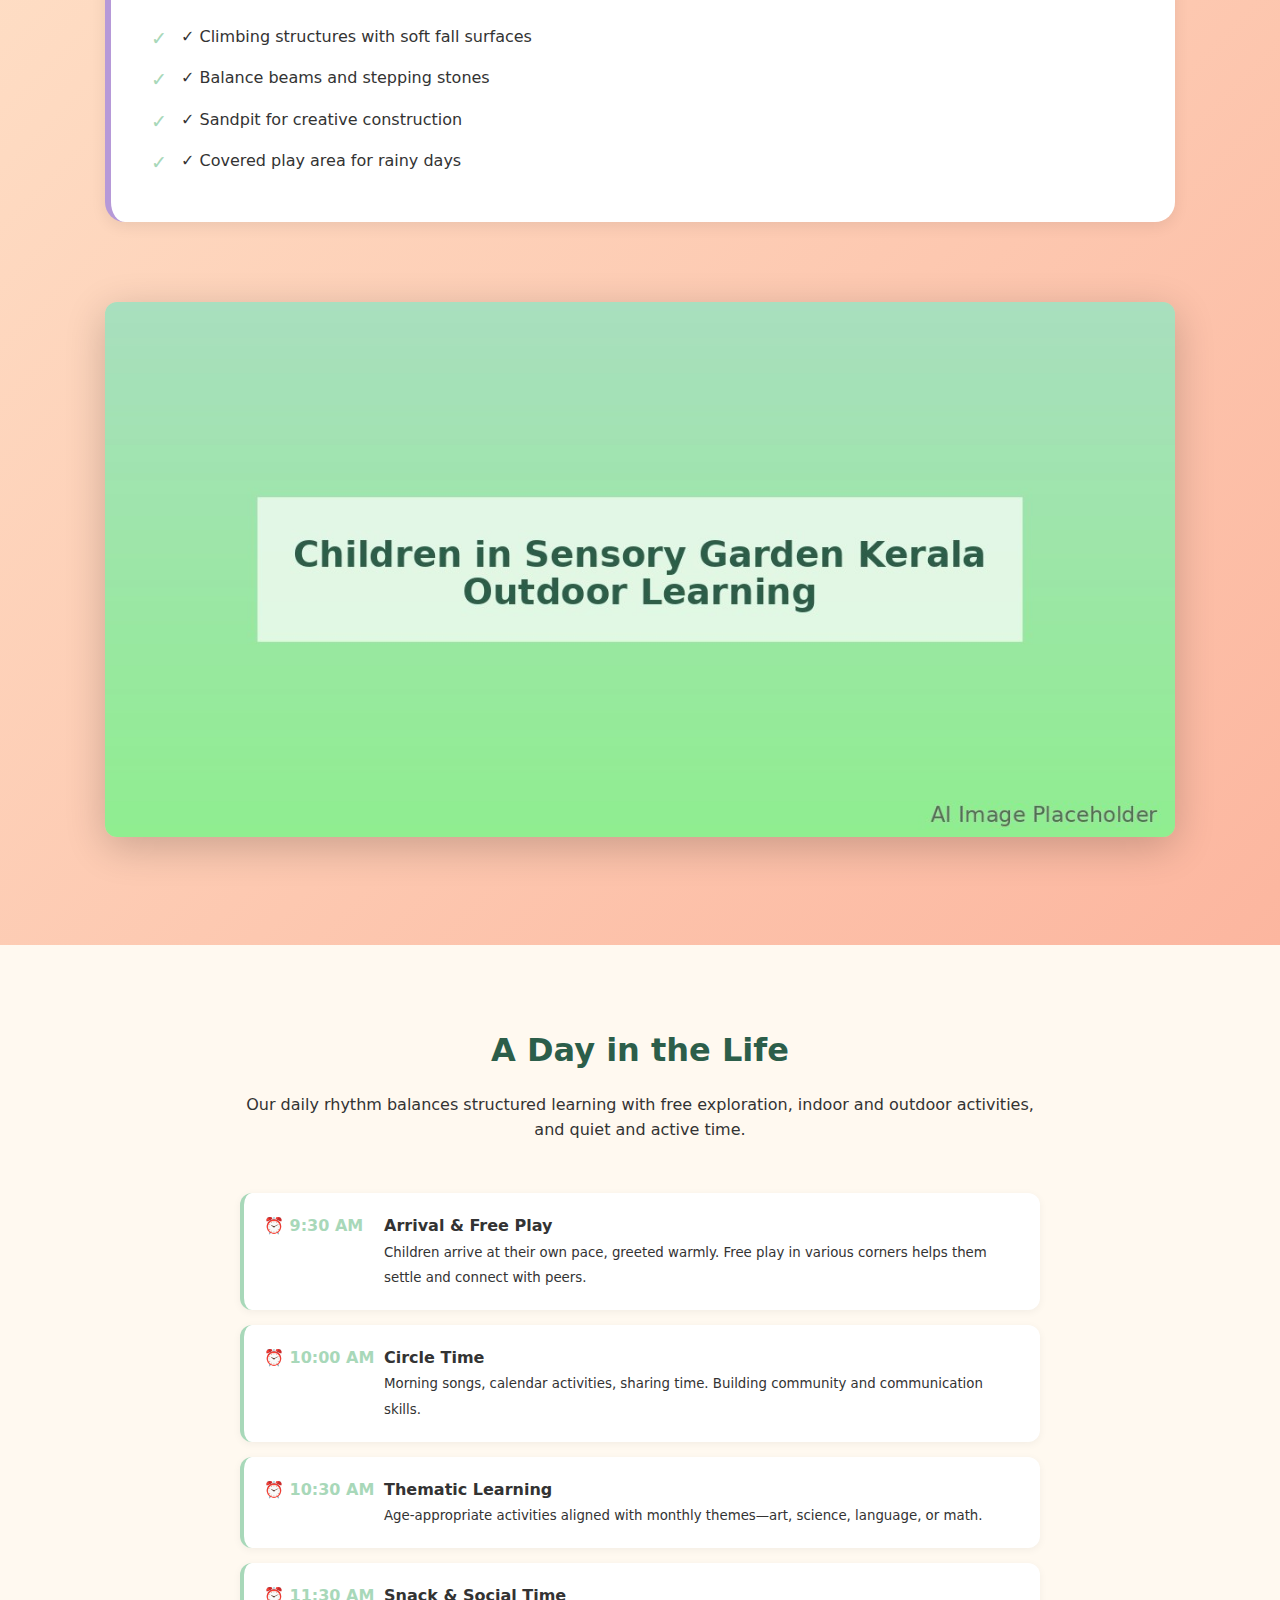
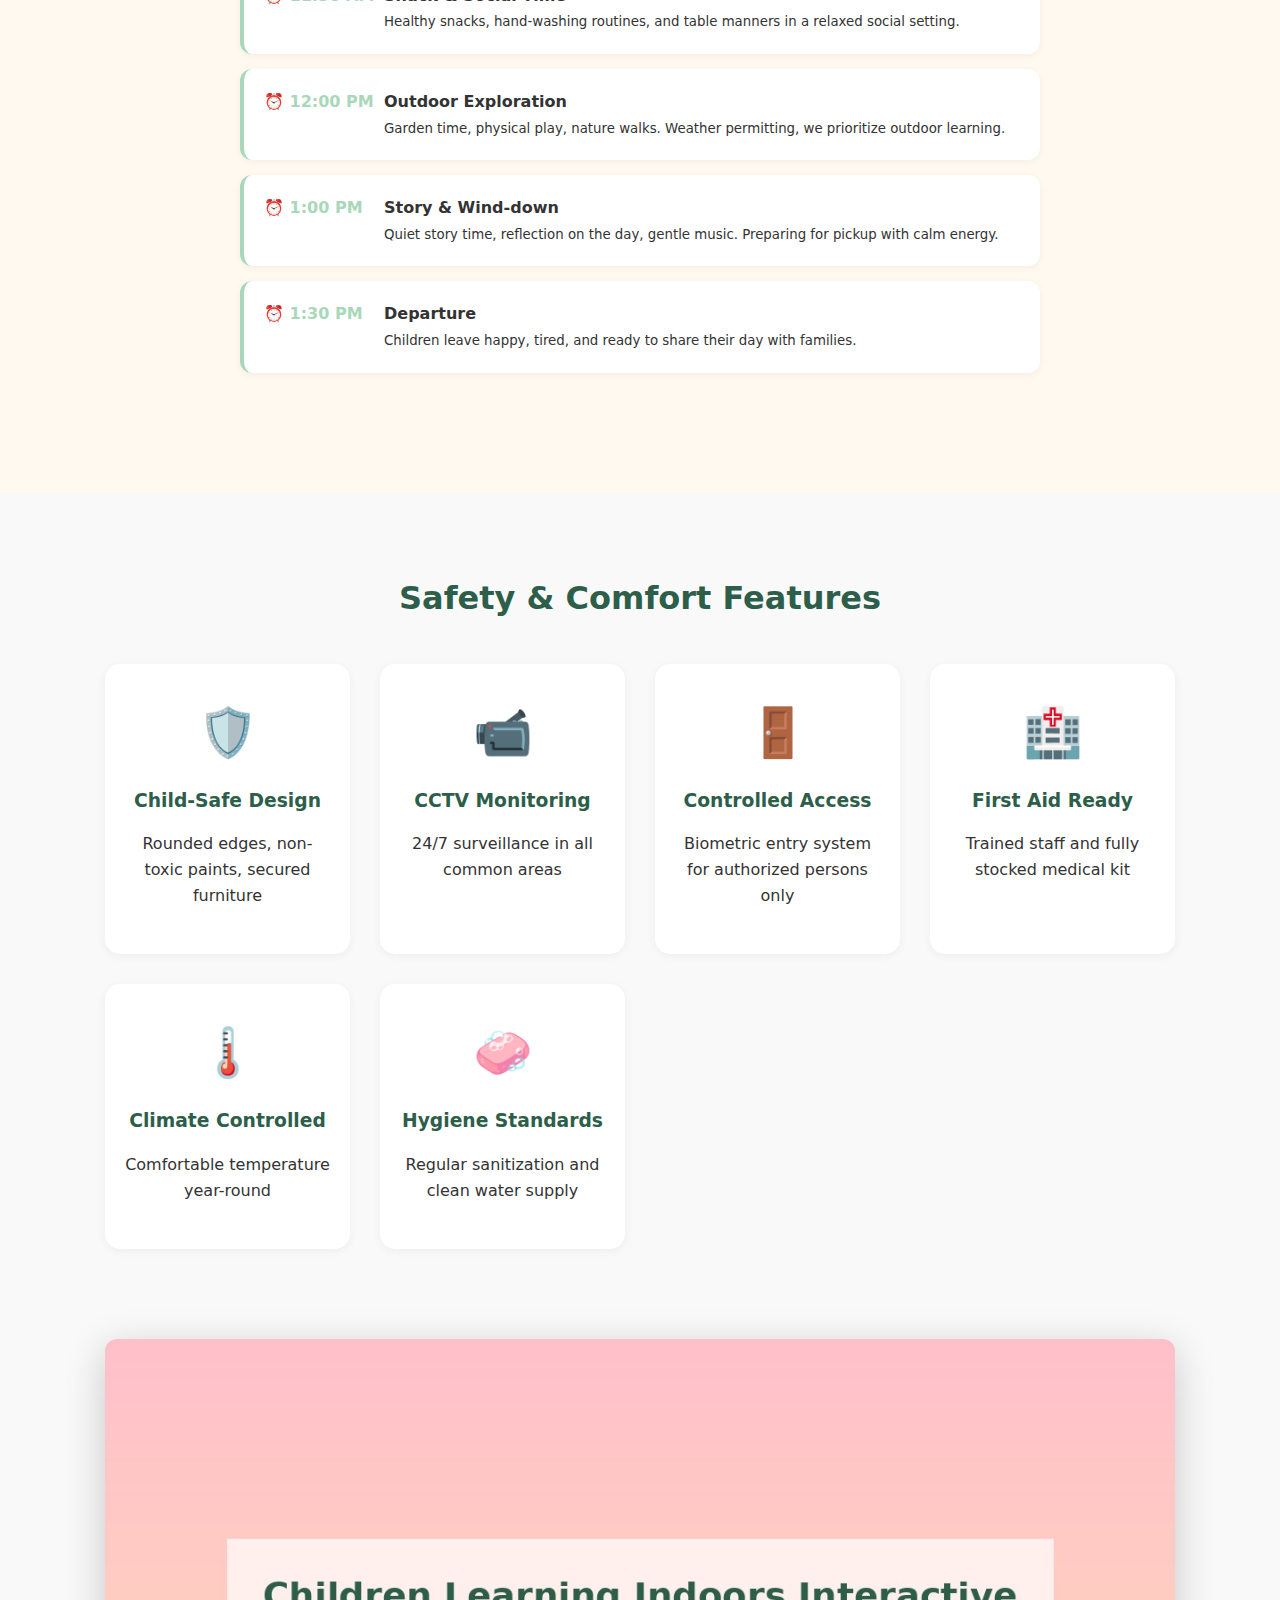
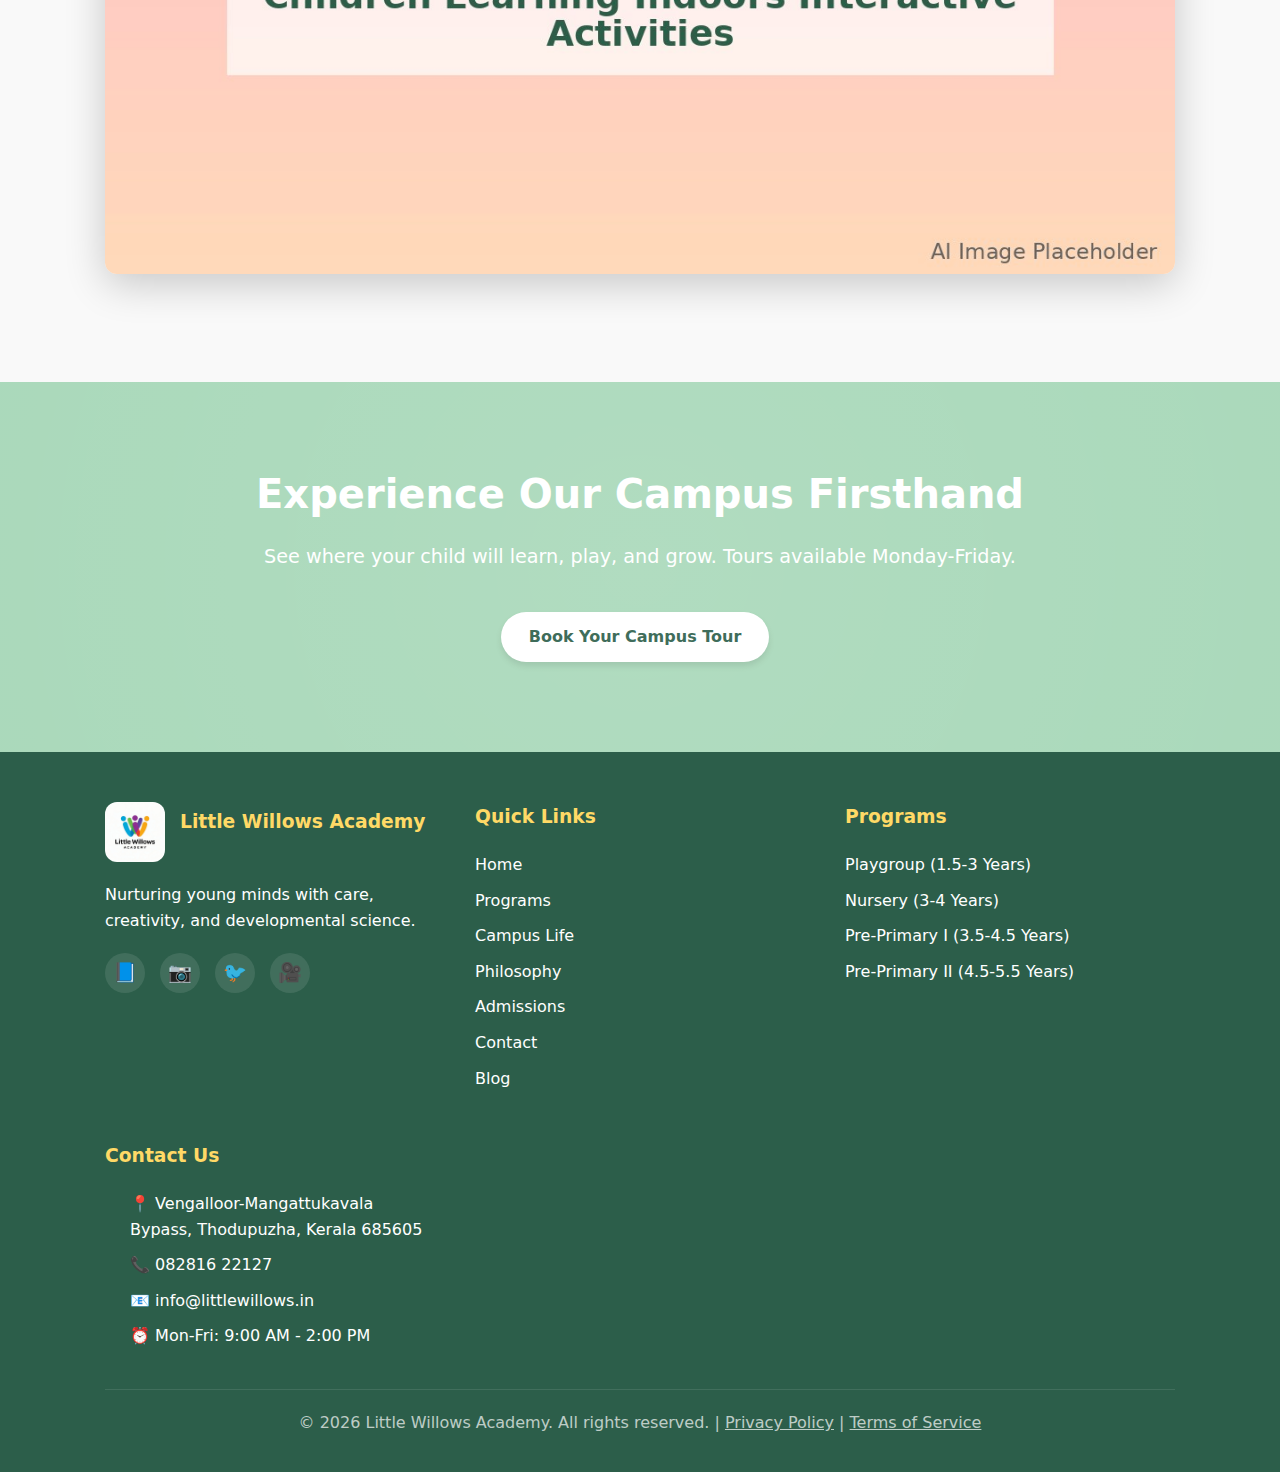
<file: campus-life.html>
<!DOCTYPE html>
<html lang="en">
<head>
  <meta charset="UTF-8" />
  <meta name="viewport" content="width=device-width, initial-scale=1.0"/>
  <title>Campus Life | Little Willows Academy</title>
  <link rel="stylesheet" href="style.css">
</head>
<body>

  <header>
    <div class="container header-content">
      <div class="logo-container">
        <img src="images/logo.png" alt="Little Willows Academy" class="logo-img">
        <div class="logo-text">Little Willows Academy</div>
      </div>
      <nav>
        <a href="index.html">Home</a>
        <a href="programs.html">Programs</a>
        <a href="campus-life.html">Campus Life</a>
        <a href="philosophy.html">Philosophy</a>
        <a href="admissions.html">Admissions</a>
        <a href="contact.html">Contact</a>
      </nav>
    </div>
  </header>

  <section class="hero">
    <div class="container">
      <h1>Where Every Space<br>Tells a Story</h1>
      <p>Our campus is more than a building—it's a living, breathing ecosystem designed to spark wonder, nurture growth, and create lasting memories.</p>
      <a href="contact.html" class="btn">Schedule a Campus Tour</a>
    </div>
  </section>

  <section style="padding: 80px 0;">
    <div class="container">
      <h2>Our Themed Learning Spaces</h2>
      <p class="text-center" style="max-width: 800px; margin: 0 auto 50px;">Each room is carefully designed to stimulate specific areas of development while maintaining warmth and comfort</p>
      
      <div class="feature-grid">
        <div class="feature-item">
          <div class="feature-icon">🌴</div>
          <h3>Jungle Corner</h3>
          <p>Immersive nature-themed space for sensory exploration and imaginative play</p>
        </div>
        <div class="feature-item">
          <div class="feature-icon">🍳</div>
          <h3>Mini Kitchen</h3>
          <p>Role-play kitchen where children learn life skills and social cooperation</p>
        </div>
        <div class="feature-item">
          <div class="feature-icon">🔬</div>
          <h3>Science Nook</h3>
          <p>Hands-on experiments fostering curiosity and scientific thinking</p>
        </div>
        <div class="feature-item">
          <div class="feature-icon">📚</div>
          <h3>Reading Retreat</h3>
          <p>Cozy library with diverse books in multiple languages</p>
        </div>
        <div class="feature-item">
          <div class="feature-icon">🎨</div>
          <h3>Art Studio</h3>
          <p>Creative space with varied materials for self-expression</p>
        </div>
        <div class="feature-item">
          <div class="feature-icon">🎭</div>
          <h3>Drama Zone</h3>
          <p>Dress-up area and stage for confidence and creativity</p>
        </div>
        <div class="feature-item">
          <div class="feature-icon">🧩</div>
          <h3>Puzzle Palace</h3>
          <p>Quiet zone for concentration and problem-solving activities</p>
        </div>
        <div class="feature-item">
          <div class="feature-icon">🎵</div>
          <h3>Music Room</h3>
          <p>Instruments and space for rhythm and movement exploration</p>
        </div>
      </div>

      <img src="images/learning-environment.jpg" alt="Colorful themed classroom" style="margin-top: 50px; box-shadow: 0 10px 40px rgba(0,0,0,0.2);">
    </div>
  </section>

  <section style="background: linear-gradient(135deg, #ffecd2 0%, #fcb69f 100%); padding: 80px 0;">
    <div class="container">
      <h2 style="color: #2c5e4a;">Outdoor Learning Spaces</h2>
      <p class="text-center" style="max-width: 800px; margin: 0 auto 50px; color: #555;">Nature is our greatest teacher. Our outdoor spaces are designed for exploration, movement, and connection with the environment.</p>
      
      <div class="program-card">
        <div class="program-header">
          <div class="program-icon">🌳</div>
          <h2>Sensory Garden</h2>
        </div>
        <p>A beautiful garden filled with plants of different textures, colors, and scents. Children can touch herbs, watch butterflies, and learn about nature's cycles.</p>
        <ul style="list-style: none; padding: 0;">
          <li style="padding: 8px 0; padding-left: 30px; position: relative;">✓ Herb garden for tactile and olfactory exploration</li>
          <li style="padding: 8px 0; padding-left: 30px; position: relative;">✓ Butterfly garden teaching life cycles</li>
          <li style="padding: 8px 0; padding-left: 30px; position: relative;">✓ Vegetable patch for farm-to-table learning</li>
          <li style="padding: 8px 0; padding-left: 30px; position: relative;">✓ Water play area (seasonal)</li>
        </ul>
      </div>

      <div class="program-card">
        <div class="program-header">
          <div class="program-icon">🏰</div>
          <h2>Adventure Playground</h2>
        </div>
        <p>Safe, age-appropriate equipment designed to build physical confidence and gross motor skills.</p>
        <ul style="list-style: none; padding: 0;">
          <li style="padding: 8px 0; padding-left: 30px; position: relative;">✓ Climbing structures with soft fall surfaces</li>
          <li style="padding: 8px 0; padding-left: 30px; position: relative;">✓ Balance beams and stepping stones</li>
          <li style="padding: 8px 0; padding-left: 30px; position: relative;">✓ Sandpit for creative construction</li>
          <li style="padding: 8px 0; padding-left: 30px; position: relative;">✓ Covered play area for rainy days</li>
        </ul>
      </div>

      <img src="images/outdoor-garden.jpg" alt="Children playing in outdoor garden" style="margin-top: 30px; box-shadow: 0 10px 40px rgba(0,0,0,0.2);">
    </div>
  </section>

  <section style="padding: 80px 0;">
    <div class="container">
      <h2>A Day in the Life</h2>
      <p class="text-center" style="max-width: 800px; margin: 0 auto 50px;">Our daily rhythm balances structured learning with free exploration, indoor and outdoor activities, and quiet and active time.</p>
      
      <div class="timeline">
        <div class="time-slot">
          <div class="time">⏰ 9:30 AM</div>
          <div>
            <strong>Arrival & Free Play</strong><br>
            <small>Children arrive at their own pace, greeted warmly. Free play in various corners helps them settle and connect with peers.</small>
          </div>
        </div>
        <div class="time-slot">
          <div class="time">⏰ 10:00 AM</div>
          <div>
            <strong>Circle Time</strong><br>
            <small>Morning songs, calendar activities, sharing time. Building community and communication skills.</small>
          </div>
        </div>
        <div class="time-slot">
          <div class="time">⏰ 10:30 AM</div>
          <div>
            <strong>Thematic Learning</strong><br>
            <small>Age-appropriate activities aligned with monthly themes—art, science, language, or math.</small>
          </div>
        </div>
        <div class="time-slot">
          <div class="time">⏰ 11:30 AM</div>
          <div>
            <strong>Snack & Social Time</strong><br>
            <small>Healthy snacks, hand-washing routines, and table manners in a relaxed social setting.</small>
          </div>
        </div>
        <div class="time-slot">
          <div class="time">⏰ 12:00 PM</div>
          <div>
            <strong>Outdoor Exploration</strong><br>
            <small>Garden time, physical play, nature walks. Weather permitting, we prioritize outdoor learning.</small>
          </div>
        </div>
        <div class="time-slot">
          <div class="time">⏰ 1:00 PM</div>
          <div>
            <strong>Story & Wind-down</strong><br>
            <small>Quiet story time, reflection on the day, gentle music. Preparing for pickup with calm energy.</small>
          </div>
        </div>
        <div class="time-slot">
          <div class="time">⏰ 1:30 PM</div>
          <div>
            <strong>Departure</strong><br>
            <small>Children leave happy, tired, and ready to share their day with families.</small>
          </div>
        </div>
      </div>
    </div>
  </section>

  <section style="background: #f9f9f9; padding: 80px 0;">
    <div class="container">
      <h2>Safety & Comfort Features</h2>
      <div class="feature-grid">
        <div class="feature-item">
          <div class="feature-icon">🛡️</div>
          <h3>Child-Safe Design</h3>
          <p>Rounded edges, non-toxic paints, secured furniture</p>
        </div>
        <div class="feature-item">
          <div class="feature-icon">📹</div>
          <h3>CCTV Monitoring</h3>
          <p>24/7 surveillance in all common areas</p>
        </div>
        <div class="feature-item">
          <div class="feature-icon">🚪</div>
          <h3>Controlled Access</h3>
          <p>Biometric entry system for authorized persons only</p>
        </div>
        <div class="feature-item">
          <div class="feature-icon">🏥</div>
          <h3>First Aid Ready</h3>
          <p>Trained staff and fully stocked medical kit</p>
        </div>
        <div class="feature-item">
          <div class="feature-icon">🌡️</div>
          <h3>Climate Controlled</h3>
          <p>Comfortable temperature year-round</p>
        </div>
        <div class="feature-item">
          <div class="feature-icon">🧼</div>
          <h3>Hygiene Standards</h3>
          <p>Regular sanitization and clean water supply</p>
        </div>
      </div>

      <img src="images/indoor-activities.jpg" alt="Safe and colorful learning environment" style="margin-top: 50px; box-shadow: 0 10px 40px rgba(0,0,0,0.2);">
    </div>
  </section>

  <section class="cta-final">
    <div class="container">
      <h2>Experience Our Campus Firsthand</h2>
      <p style="font-size: 1.2rem; margin-bottom: 30px;">See where your child will learn, play, and grow. Tours available Monday-Friday.</p>
      <a href="contact.html" class="btn" style="background:white;color:var(--accent)">Book Your Campus Tour</a>
    </div>
  </section>

  <footer>
    <div class="container">
      <div class="footer-content">
        <div class="footer-section">
          <div class="footer-logo">
            <img src="images/logo.png" alt="Little Willows Academy">
            <h3>Little Willows Academy</h3>
          </div>
          <p>Nurturing young minds with care, creativity, and developmental science.</p>
          <div class="social-links">
            <a href="#" title="Facebook">📘</a>
            <a href="#" title="Instagram">📷</a>
            <a href="#" title="Twitter">🐦</a>
            <a href="#" title="YouTube">🎥</a>
          </div>
        </div>
        
        <div class="footer-section">
          <h3>Quick Links</h3>
          <ul class="footer-links">
            <li><a href="index.html">Home</a></li>
            <li><a href="programs.html">Programs</a></li>
            <li><a href="campus-life.html">Campus Life</a></li>
            <li><a href="philosophy.html">Philosophy</a></li>
            <li><a href="admissions.html">Admissions</a></li>
            <li><a href="contact.html">Contact</a></li>
            <li><a href="https://littlewillowsin.blogspot.com/">Blog</a></li>
          </ul>
        </div>
        
        <div class="footer-section">
          <h3>Programs</h3>
          <ul class="footer-links">
            <li><a href="programs.html#explorers">Playgroup (1.5-3 Years)</a></li>
            <li><a href="programs.html#investigators">Nursery (3-4 Years)</a></li>
            <li><a href="programs.html#creators">Pre-Primary I (3.5-4.5 Years)</a></li>
            <li><a href="programs.html#graduates">Pre-Primary II (4.5-5.5 Years)</a></li>
          </ul>
        </div>
        
        <div class="footer-section">
          <h3>Contact Us</h3>
          <ul class="contact-info">
            <li>📍 Vengalloor-Mangattukavala Bypass, Thodupuzha, Kerala 685605</li>
            <li>📞 082816 22127</li>
            <li>📧 info@littlewillows.in</li>
            <li>⏰ Mon-Fri: 9:00 AM - 2:00 PM</li>
          </ul>
        </div>
      </div>
      
      <div class="footer-bottom">
        <p>&copy; 2026 Little Willows Academy. All rights reserved. | <a href="#" style="color: inherit;">Privacy Policy</a> | <a href="#" style="color: inherit;">Terms of Service</a></p>
      </div>
    </div>
  </footer>

</body>
</html>
</file>
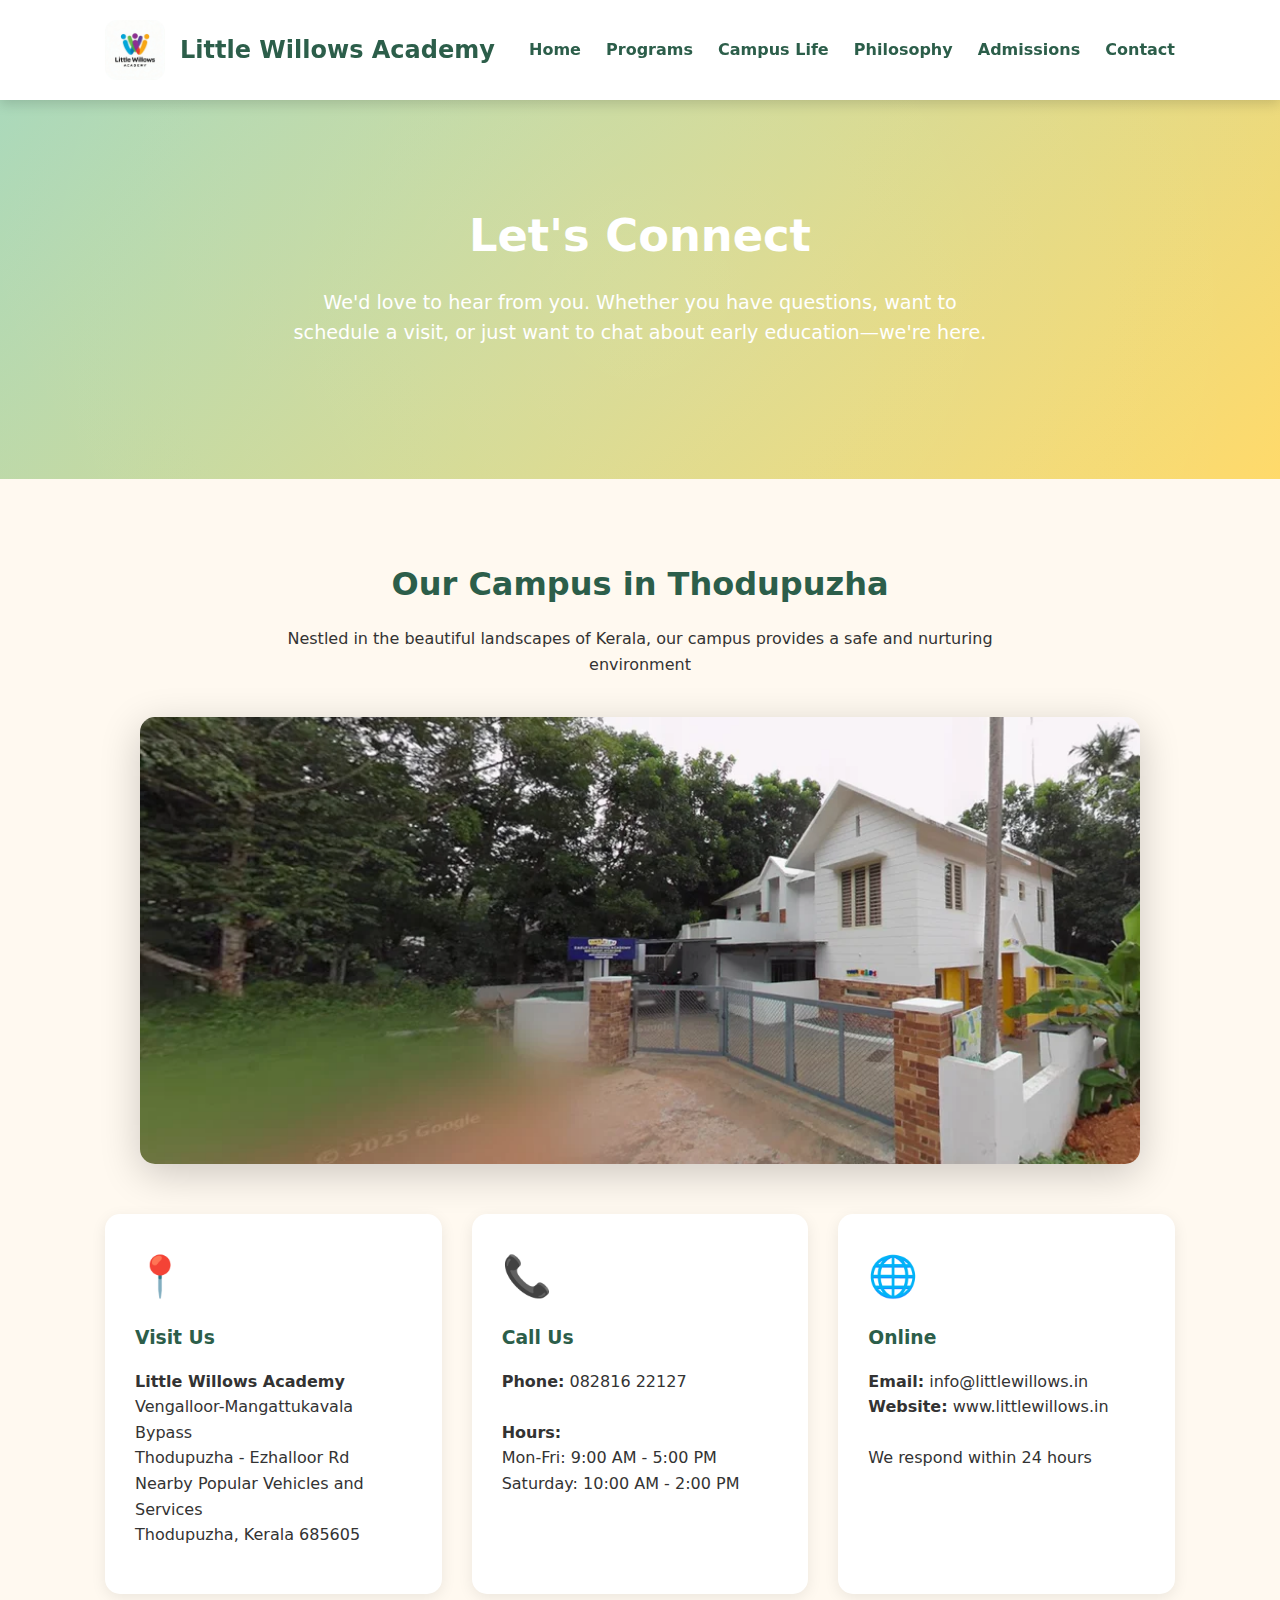
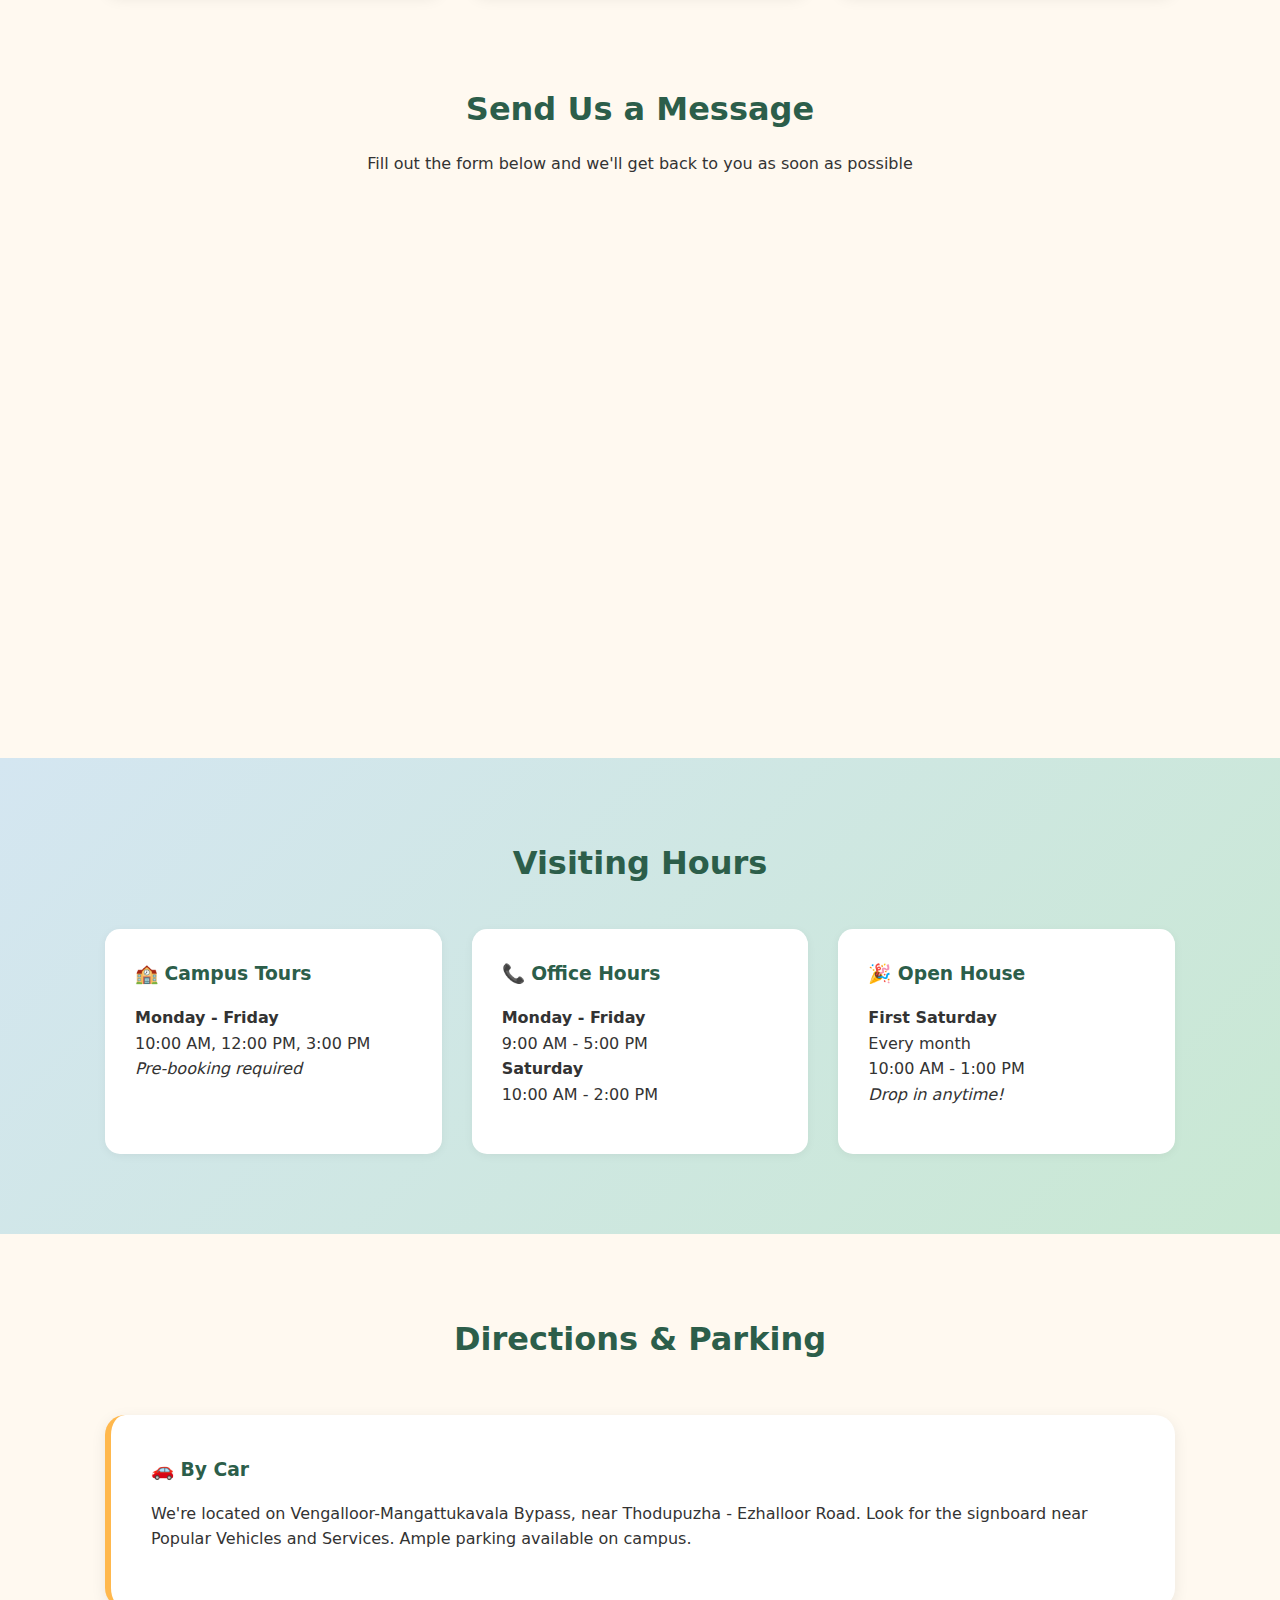
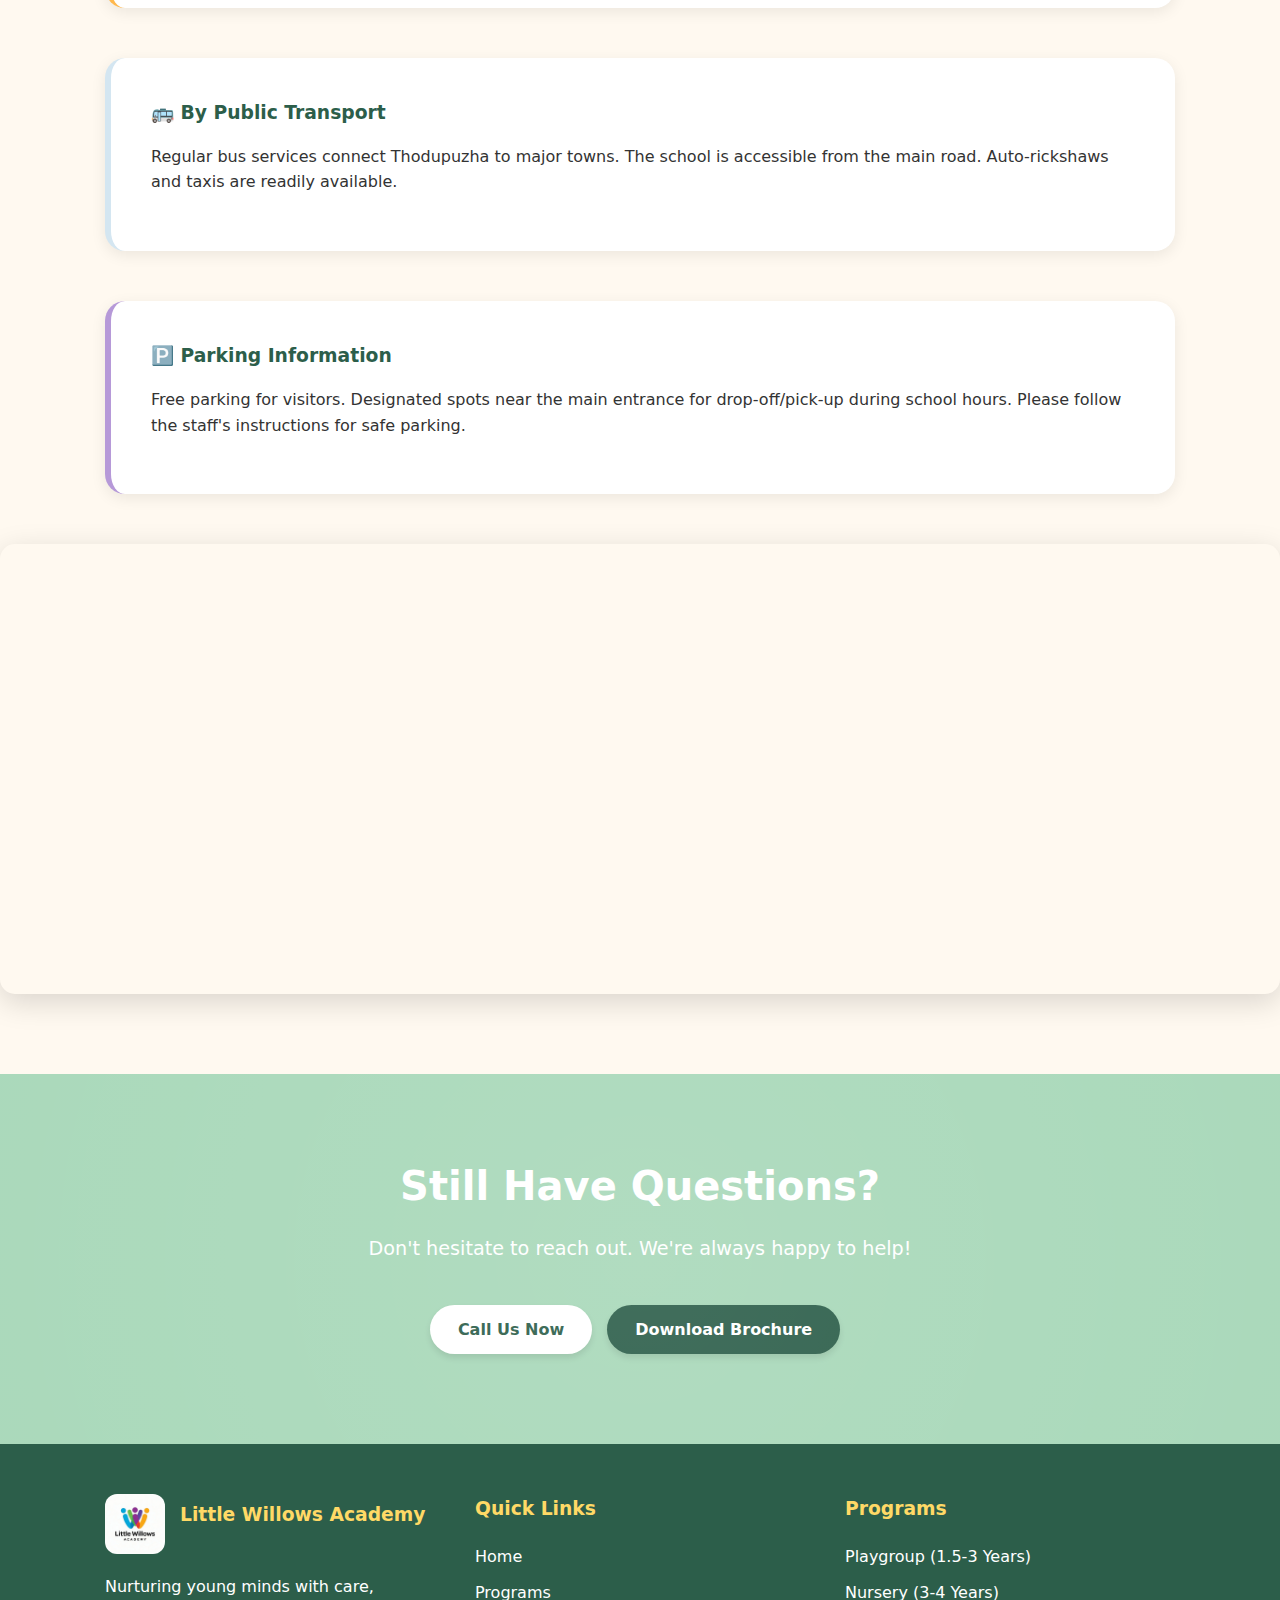
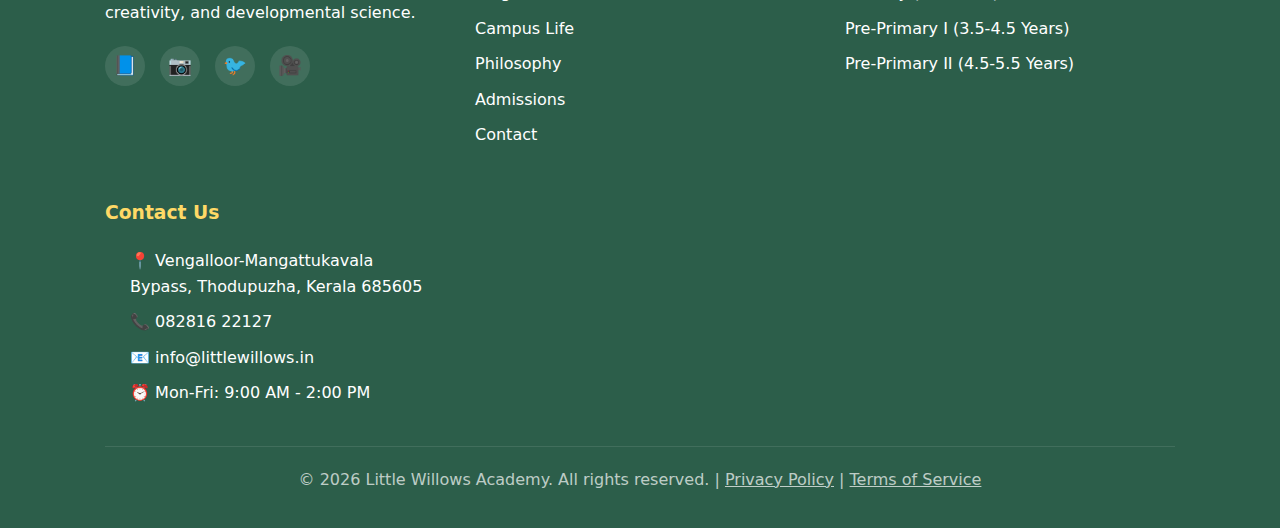
<file: contact.html>
<!DOCTYPE html>
<html lang="en">
<head>
  <meta charset="UTF-8" />
  <meta name="viewport" content="width=device-width, initial-scale=1.0"/>
  <title>Contact | Little Willows Academy</title>
  <link rel="stylesheet" href="style.css">
  <style>
    .contact-form {
      max-width: 600px;
      margin: 0 auto;
    }
    .form-group {
      margin-bottom: 25px;
    }
    .form-group label {
      display: block;
      margin-bottom: 8px;
      font-weight: 600;
      color: var(--accent);
    }
    .form-group input,
    .form-group textarea,
    .form-group select {
      width: 100%;
      padding: 12px 15px;
      border: 2px solid #e0e0e0;
      border-radius: 8px;
      font-size: 1rem;
      font-family: inherit;
      transition: border-color 0.3s ease;
    }
    .form-group input:focus,
    .form-group textarea:focus,
    .form-group select:focus {
      outline: none;
      border-color: var(--soft-green);
    }
    .form-group textarea {
      min-height: 120px;
      resize: vertical;
    }
    .submit-btn {
      background: var(--soft-green);
      color: white;
      padding: 15px 40px;
      border: none;
      border-radius: 30px;
      font-size: 1.1rem;
      font-weight: bold;
      cursor: pointer;
      transition: all 0.3s ease;
      box-shadow: 0 4px 6px rgba(0,0,0,0.1);
    }
    .submit-btn:hover {
      background: #8ac6a6;
      transform: translateY(-2px);
      box-shadow: 0 6px 12px rgba(0,0,0,0.15);
    }
    .contact-info-card {
      background: white;
      padding: 30px;
      border-radius: 15px;
      box-shadow: 0 4px 15px rgba(0,0,0,0.08);
      margin-bottom: 30px;
      transition: all 0.3s ease;
    }
    .contact-info-card:hover {
      transform: translateY(-5px);
      box-shadow: 0 8px 25px rgba(0,0,0,0.15);
    }
    .contact-icon {
      font-size: 2.5rem;
      margin-bottom: 15px;
    }
    .map-container {
      border-radius: 15px;
      overflow: hidden;
      box-shadow: 0 8px 30px rgba(0,0,0,0.15);
      margin-top: 40px;
      height: 450px;
    }
    .map-container iframe {
      width: 100%;
      height: 100%;
      border: 0;
    }
    .building-image {
      width: 100%;
      max-width: 1000px;
      margin: 0 auto 50px;
      display: block;
      border-radius: 15px;
      box-shadow: 0 10px 40px rgba(0,0,0,0.2);
    }
  </style>
</head>
<body>

  <header>
    <div class="container header-content">
      <div class="logo-container">
        <img src="images/logo.png" alt="Little Willows Academy" class="logo-img">
        <div class="logo-text">Little Willows Academy</div>
      </div>
      <nav>
        <a href="index.html">Home</a>
        <a href="programs.html">Programs</a>
        <a href="campus-life.html">Campus Life</a>
        <a href="philosophy.html">Philosophy</a>
        <a href="admissions.html">Admissions</a>
        <a href="contact.html">Contact</a>
      </nav>
    </div>
  </header>

  <section class="hero">
    <div class="container">
      <h1>Let's Connect</h1>
      <p>We'd love to hear from you. Whether you have questions, want to schedule a visit, or just want to chat about early education—we're here.</p>
    </div>
  </section>

  <section style="padding: 80px 0;">
    <div class="container">
      <h2>Our Campus in Thodupuzha</h2>
      <p class="text-center" style="max-width: 800px; margin: 0 auto 40px;">Nestled in the beautiful landscapes of Kerala, our campus provides a safe and nurturing environment</p>
      
      <img src="images/building.png" alt="Little Willows Academy Building" class="building-image">

      <div style="display: grid; grid-template-columns: repeat(auto-fit, minmax(280px, 1fr)); gap: 30px; margin-bottom: 60px;">
        <div class="contact-info-card">
          <div class="contact-icon">📍</div>
          <h3 style="color: #2c5e4a;">Visit Us</h3>
          <p><strong>Little Willows Academy</strong><br>
          Vengalloor-Mangattukavala Bypass<br>
          Thodupuzha - Ezhalloor Rd<br>
          Nearby Popular Vehicles and Services<br>
          Thodupuzha, Kerala 685605</p>
        </div>

        <div class="contact-info-card">
          <div class="contact-icon">📞</div>
          <h3 style="color: #2c5e4a;">Call Us</h3>
          <p><strong>Phone:</strong> 082816 22127<br><br>
          <strong>Hours:</strong><br>
          Mon-Fri: 9:00 AM - 5:00 PM<br>
          Saturday: 10:00 AM - 2:00 PM</p>
        </div>

        <div class="contact-info-card">
          <div class="contact-icon">🌐</div>
          <h3 style="color: #2c5e4a;">Online</h3>
          <p><strong>Email:</strong> info@littlewillows.in<br>
          <strong>Website:</strong> www.littlewillows.in<br><br>
          We respond within 24 hours</p>
        </div>
      </div>

      <h2>Send Us a Message</h2>
      <p class="text-center" style="max-width: 700px; margin: 0 auto 40px;">Fill out the form below and we'll get back to you as soon as possible</p>

      <iframe src="https://docs.google.com/forms/d/e/1FAIpQLSftYKWnJMEnShD9BIG9B-3cvNLeMz1YAmotryuxf-i8IHRJ4A/viewform?embedded=true" width="640" height="454" frameborder="0" marginheight="0" marginwidth="0">Loading…</iframe>
      
      <!-- <!-- Email integration using Formspree - replace YOUR_FORM_ID with actual Formspree ID -->
      <!-- Alternative: Use action="send_email.php" for PHP backend -->
      <!--
      <form class="contact-form" action="https://formspree.io/f/YOUR_FORM_ID" method="POST">
        <input type="hidden" name="_subject" value="New contact form submission from Little Willows website">
        <input type="hidden" name="_cc" value="info@littlewillows.in">
        
        <div class="form-group">
          <label for="name">Parent/Guardian Name *</label>
          <input type="text" id="name" name="name" required placeholder="Your full name">
        </div>

        <div class="form-group">
          <label for="email">Email Address *</label>
          <input type="email" id="email" name="email" required placeholder="your.email@example.com">
        </div>

        <div class="form-group">
          <label for="phone">Phone Number *</label>
          <input type="tel" id="phone" name="phone" required placeholder="082816 22127">
        </div>

        <div class="form-group">
          <label for="child-name">Child's Name</label>
          <input type="text" id="child-name" name="child_name" placeholder="Child's full name">
        </div>

        <div class="form-group">
          <label for="child-age">Child's Age</label>
          <input type="text" id="child-age" name="child_age" placeholder="e.g., 2.5 years">
        </div>

        <div class="form-group">
          <label for="program">Program of Interest</label>
          <select id="program" name="program">
            <option value="">Select a program</option>
            <option value="explorers">Playgroup - The Explorers (1.5-3 Years)</option>
            <option value="investigators">Nursery - The Investigators (3-4 Years)</option>
            <option value="creators">Pre-Primary I - The Creators (3.5-4.5 Years)</option>
            <option value="graduates">Pre-Primary II - The Graduates (4.5-5.5 Years)</option>
            <option value="not-sure">Not sure yet</option>
          </select>
        </div>

        <div class="form-group">
          <label for="inquiry-type">What would you like to know about?</label>
          <select id="inquiry-type" name="inquiry_type">
            <option value="">Select inquiry type</option>
            <option value="campus-tour">Schedule a Campus Tour</option>
            <option value="admissions">Admissions Process</option>
            <option value="programs">Program Details</option>
            <option value="fees">Fee Structure</option>
            <option value="curriculum">Curriculum & Philosophy</option>
            <option value="other">Other Questions</option>
          </select>
        </div>

        <div class="form-group">
          <label for="message">Your Message *</label>
          <textarea id="message" name="message" required placeholder="Tell us what's on your mind..."></textarea>
        </div>

        <div class="form-group">
          <label>
            <input type="checkbox" name="consent" required style="width: auto; margin-right: 10px;">
            I agree to receive communications from Little Willows Academy
          </label>
        </div>

        <div style="text-align: center;">
          <button type="submit" class="submit-btn">Send Message</button>
        </div>
      </form> -->

    </div>
  </section>

  <section style="background: linear-gradient(135deg, var(--pastel-blue), var(--light-green)); padding: 80px 0;">
    <div class="container">
      <h2 style="color: #2c5e4a;">Visiting Hours</h2>
      <div class="testimonial-grid">
        <div class="testimonial" style="font-style: normal; background: white;">
          <h3 style="color: #2c5e4a;">🏫 Campus Tours</h3>
          <p><strong>Monday - Friday</strong><br>
          10:00 AM, 12:00 PM, 3:00 PM<br>
          <em>Pre-booking required</em></p>
        </div>
        <div class="testimonial" style="font-style: normal; background: white;">
          <h3 style="color: #2c5e4a;">📞 Office Hours</h3>
          <p><strong>Monday - Friday</strong><br>
          9:00 AM - 5:00 PM<br>
          <strong>Saturday</strong><br>
          10:00 AM - 2:00 PM</p>
        </div>
        <div class="testimonial" style="font-style: normal; background: white;">
          <h3 style="color: #2c5e4a;">🎉 Open House</h3>
          <p><strong>First Saturday</strong><br>
          Every month<br>
          10:00 AM - 1:00 PM<br>
          <em>Drop in anytime!</em></p>
        </div>
      </div>
    </div>
  </section>

  <section style="padding: 80px 0;">
    <div class="container">
      <h2>Directions & Parking</h2>
      <div class="program-card">
        <h3>🚗 By Car</h3>
        <p>We're located on Vengalloor-Mangattukavala Bypass, near Thodupuzha - Ezhalloor Road. Look for the signboard near Popular Vehicles and Services. Ample parking available on campus.</p>
      </div>

      <div class="program-card">
        <h3>🚌 By Public Transport</h3>
        <p>Regular bus services connect Thodupuzha to major towns. The school is accessible from the main road. Auto-rickshaws and taxis are readily available.</p>
      </div>

      <div class="program-card">
        <h3>🅿️ Parking Information</h3>
        <p>Free parking for visitors. Designated spots near the main entrance for drop-off/pick-up during school hours. Please follow the staff's instructions for safe parking.</p>
      </div>
    </div>

    <div class="map-container">
      <!-- Google Maps embed for Thodupuzha, Kerala -->
      <iframe src="https://www.google.com/maps/embed?pb=!1m13!1m8!1m3!1d3930.2971077319485!2d76.7220833!3d9.9091944!3m2!1i1024!2i768!4f13.1!3m2!1m1!2zOcKwNTQnMzMuMSJOIDc2wrA0MycxOS41IkU!5e0!3m2!1sen!2sin!4v1767786938613!5m2!1sen!2sin" width="600" height="450" style="border:0;" allowfullscreen="" loading="lazy" referrerpolicy="no-referrer-when-downgrade"></iframe>
    </div>
  </section>

  <section class="cta-final">
    <div class="container">
      <h2>Still Have Questions?</h2>
      <p style="font-size: 1.2rem; margin-bottom: 30px;">Don't hesitate to reach out. We're always happy to help!</p>
      <a href="tel:08281622127" class="btn" style="background:white;color:var(--accent)">Call Us Now</a>
      <a href="#" class="btn" style="background:#2c5e4a;">Download Brochure</a>
    </div>
  </section>

  <footer>
    <div class="container">
      <div class="footer-content">
        <div class="footer-section">
          <div class="footer-logo">
            <img src="images/logo.png" alt="Little Willows Academy">
            <h3>Little Willows Academy</h3>
          </div>
          <p>Nurturing young minds with care, creativity, and developmental science.</p>
          <div class="social-links">
            <a href="#" title="Facebook">📘</a>
            <a href="#" title="Instagram">📷</a>
            <a href="#" title="Twitter">🐦</a>
            <a href="#" title="YouTube">🎥</a>
          </div>
        </div>
        
        <div class="footer-section">
          <h3>Quick Links</h3>
          <ul class="footer-links">
            <li><a href="index.html">Home</a></li>
            <li><a href="programs.html">Programs</a></li>
            <li><a href="campus-life.html">Campus Life</a></li>
            <li><a href="philosophy.html">Philosophy</a></li>
            <li><a href="admissions.html">Admissions</a></li>
            <li><a href="contact.html">Contact</a></li>
          </ul>
        </div>
        
        <div class="footer-section">
          <h3>Programs</h3>
          <ul class="footer-links">
            <li><a href="programs.html#explorers">Playgroup (1.5-3 Years)</a></li>
            <li><a href="programs.html#investigators">Nursery (3-4 Years)</a></li>
            <li><a href="programs.html#creators">Pre-Primary I (3.5-4.5 Years)</a></li>
            <li><a href="programs.html#graduates">Pre-Primary II (4.5-5.5 Years)</a></li>
          </ul>
        </div>
        
        <div class="footer-section">
          <h3>Contact Us</h3>
          <ul class="contact-info">
            <li>📍 Vengalloor-Mangattukavala Bypass, Thodupuzha, Kerala 685605</li>
            <li>📞 082816 22127</li>
            <li>📧 info@littlewillows.in</li>
            <li>⏰ Mon-Fri: 9:00 AM - 2:00 PM</li>
          </ul>
        </div>
      </div>
      
      <div class="footer-bottom">
        <p>&copy; 2026 Little Willows Academy. All rights reserved. | <a href="#" style="color: inherit;">Privacy Policy</a> | <a href="#" style="color: inherit;">Terms of Service</a></p>
      </div>
    </div>
  </footer>

</body>
</html>
</file>
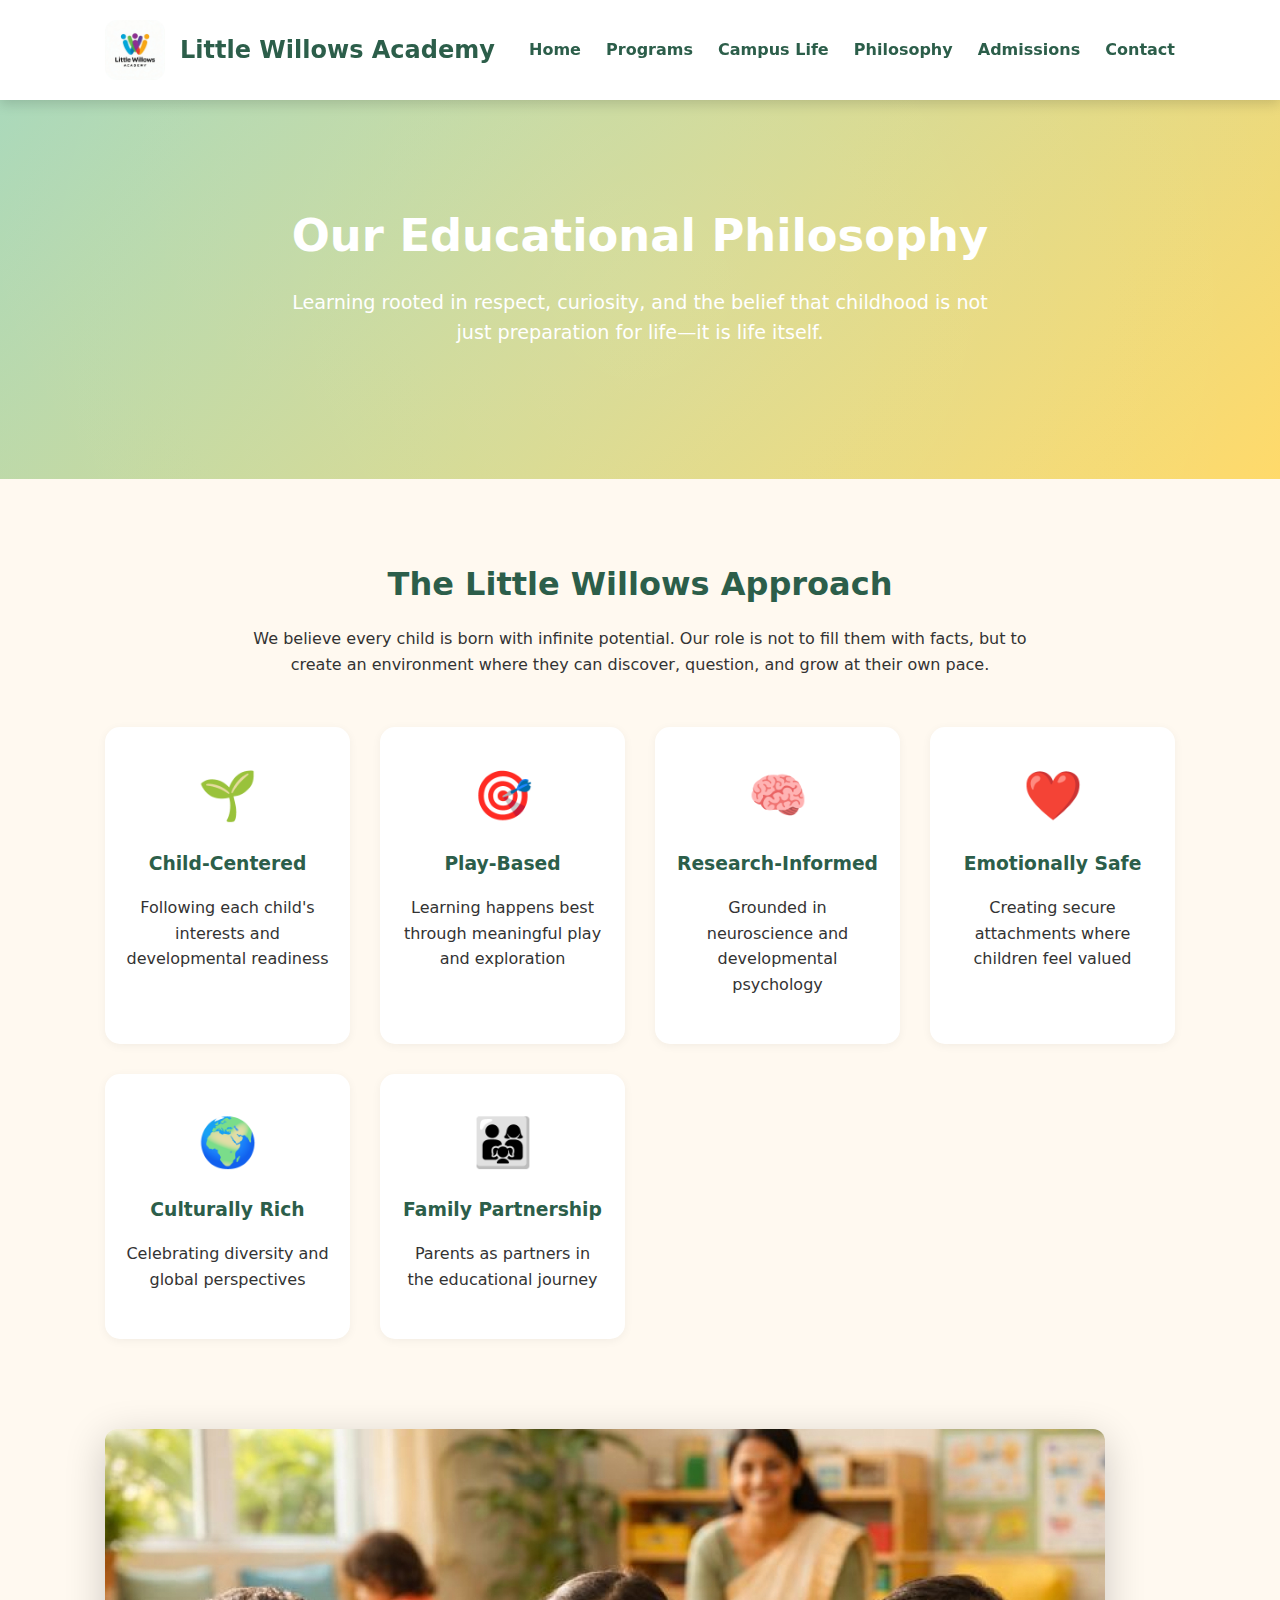
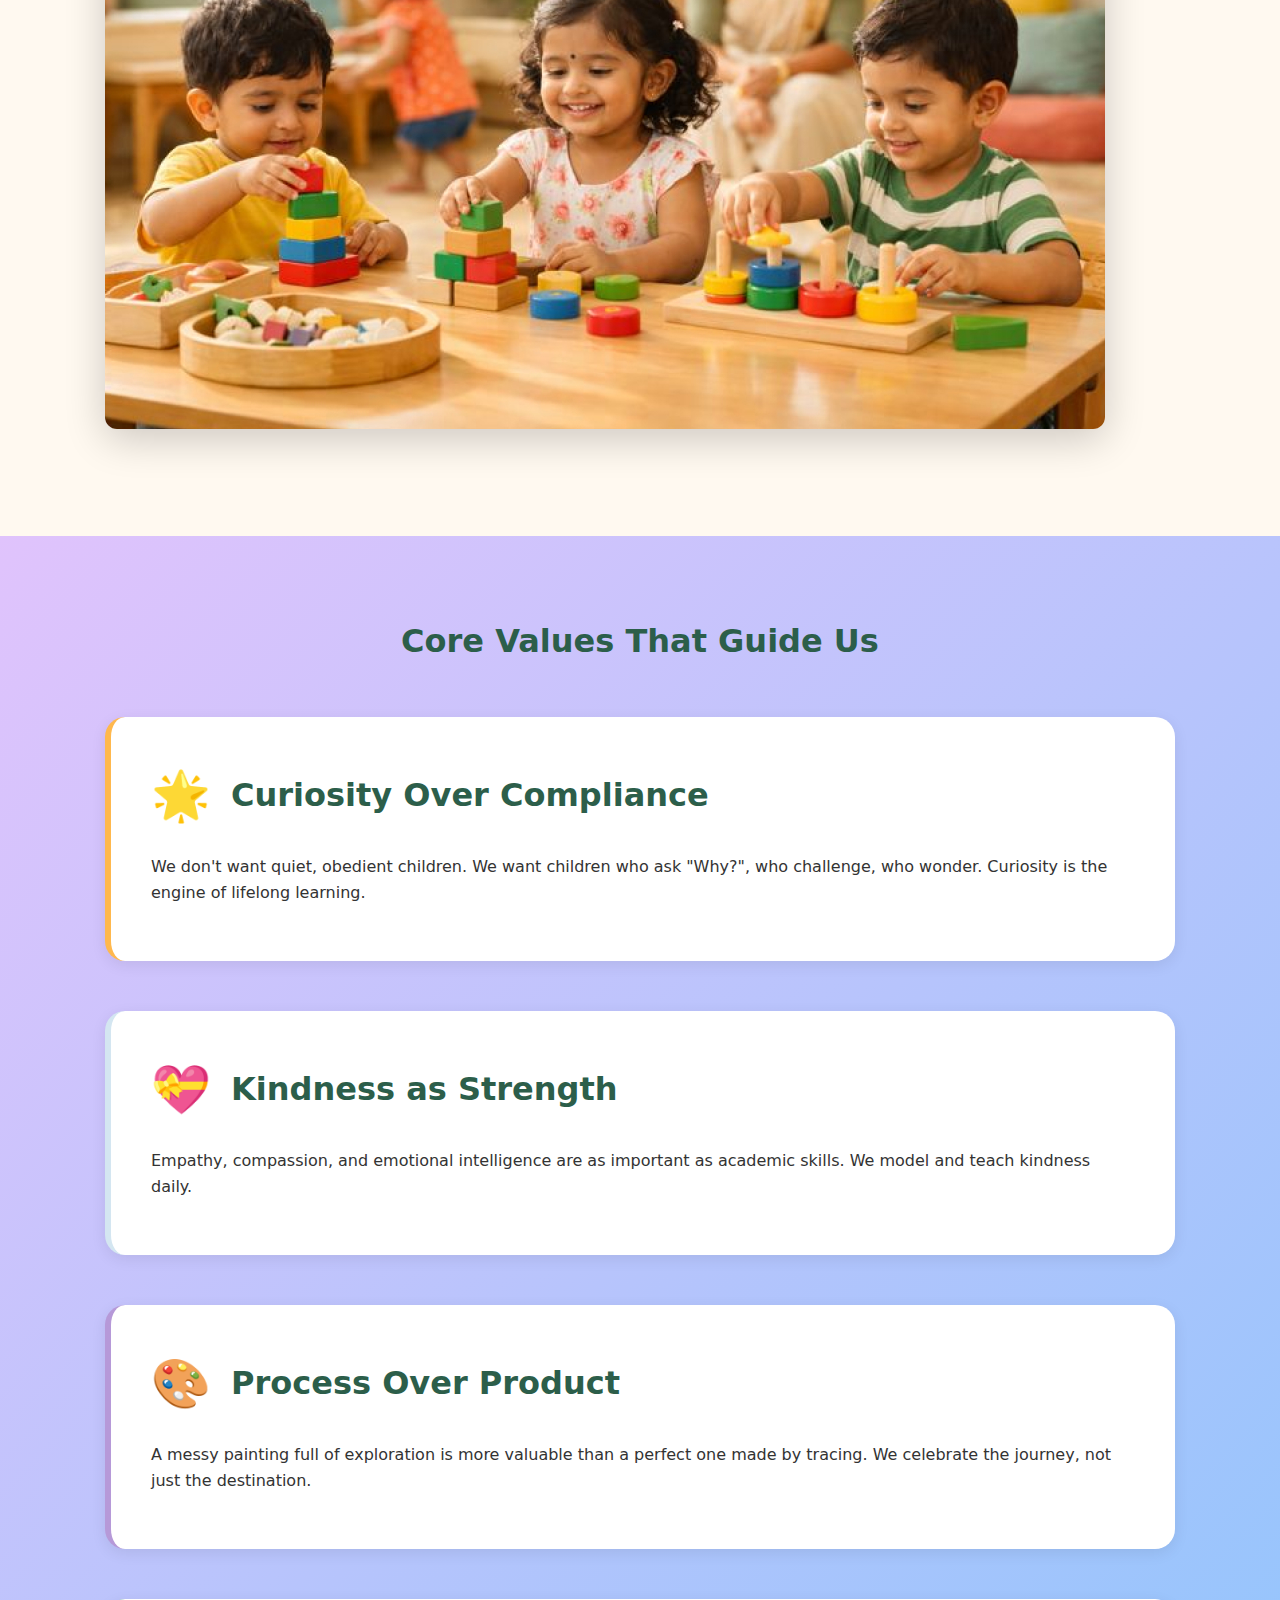
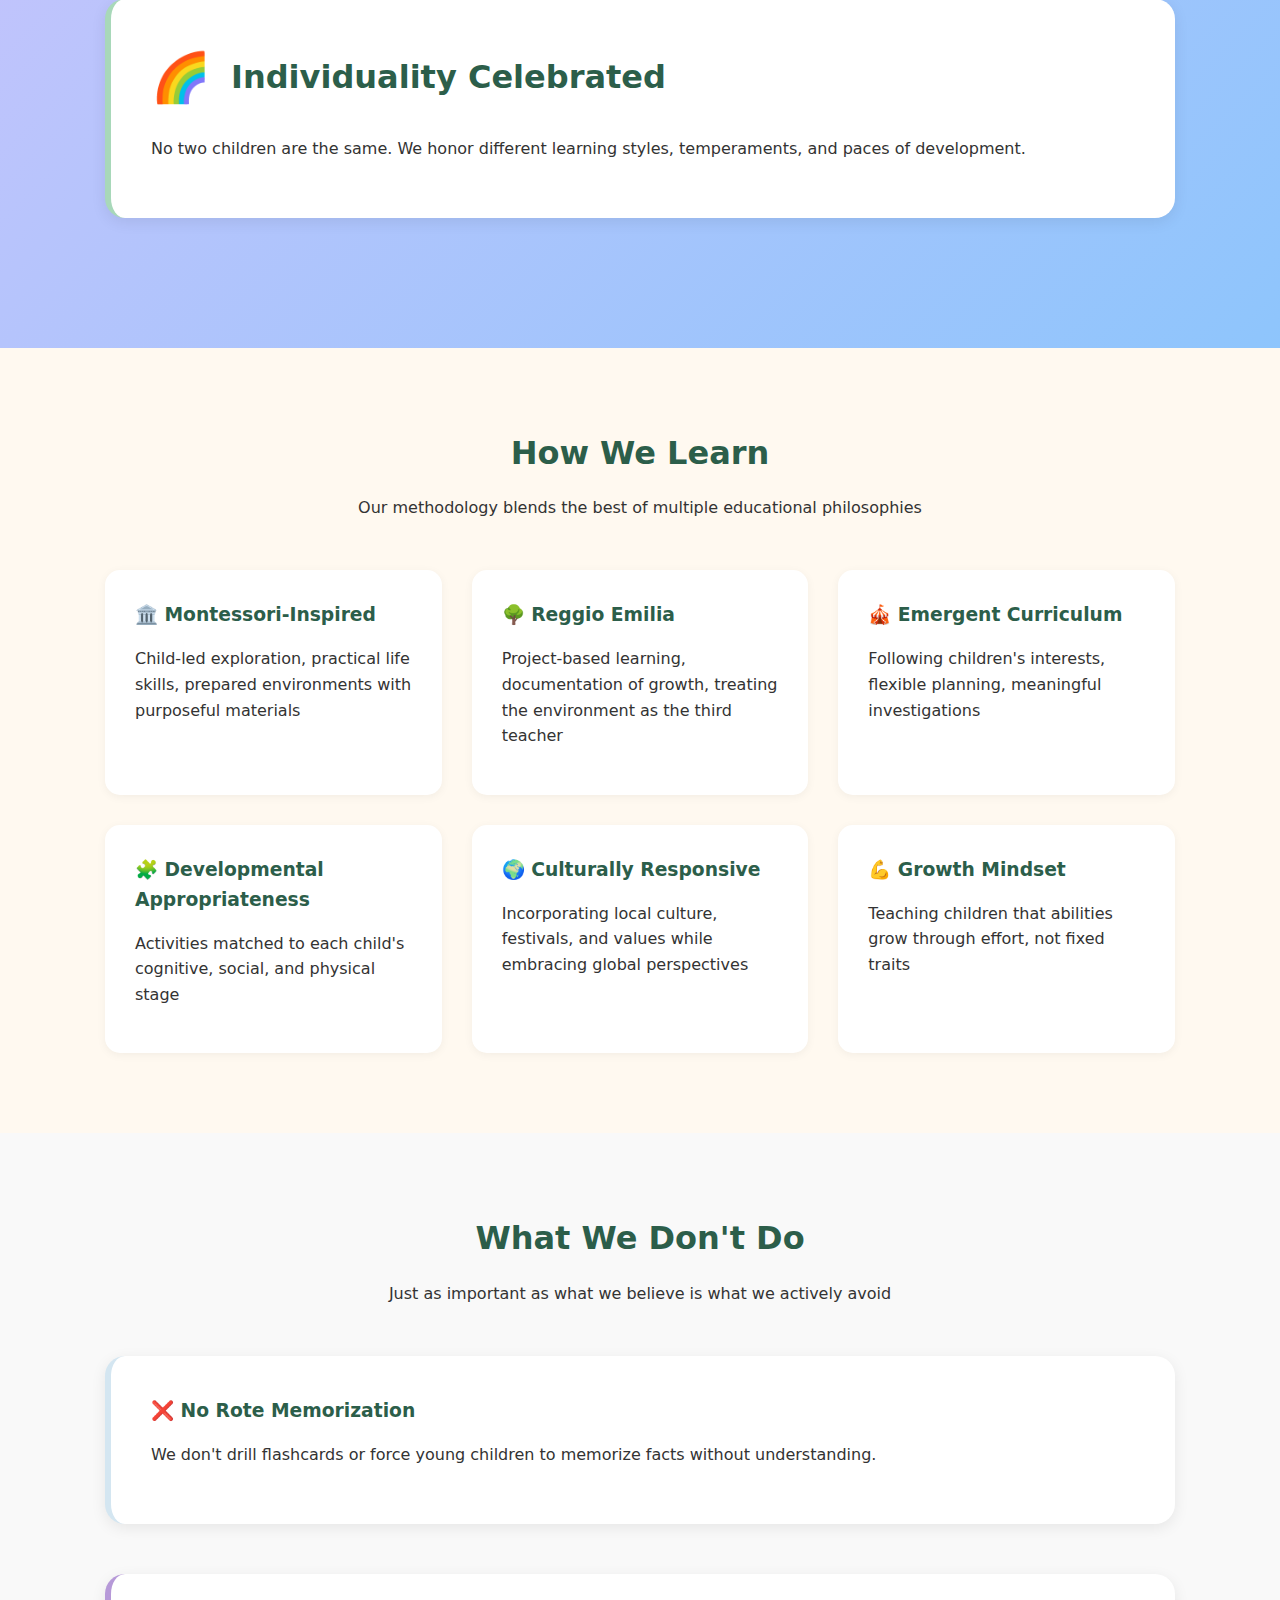
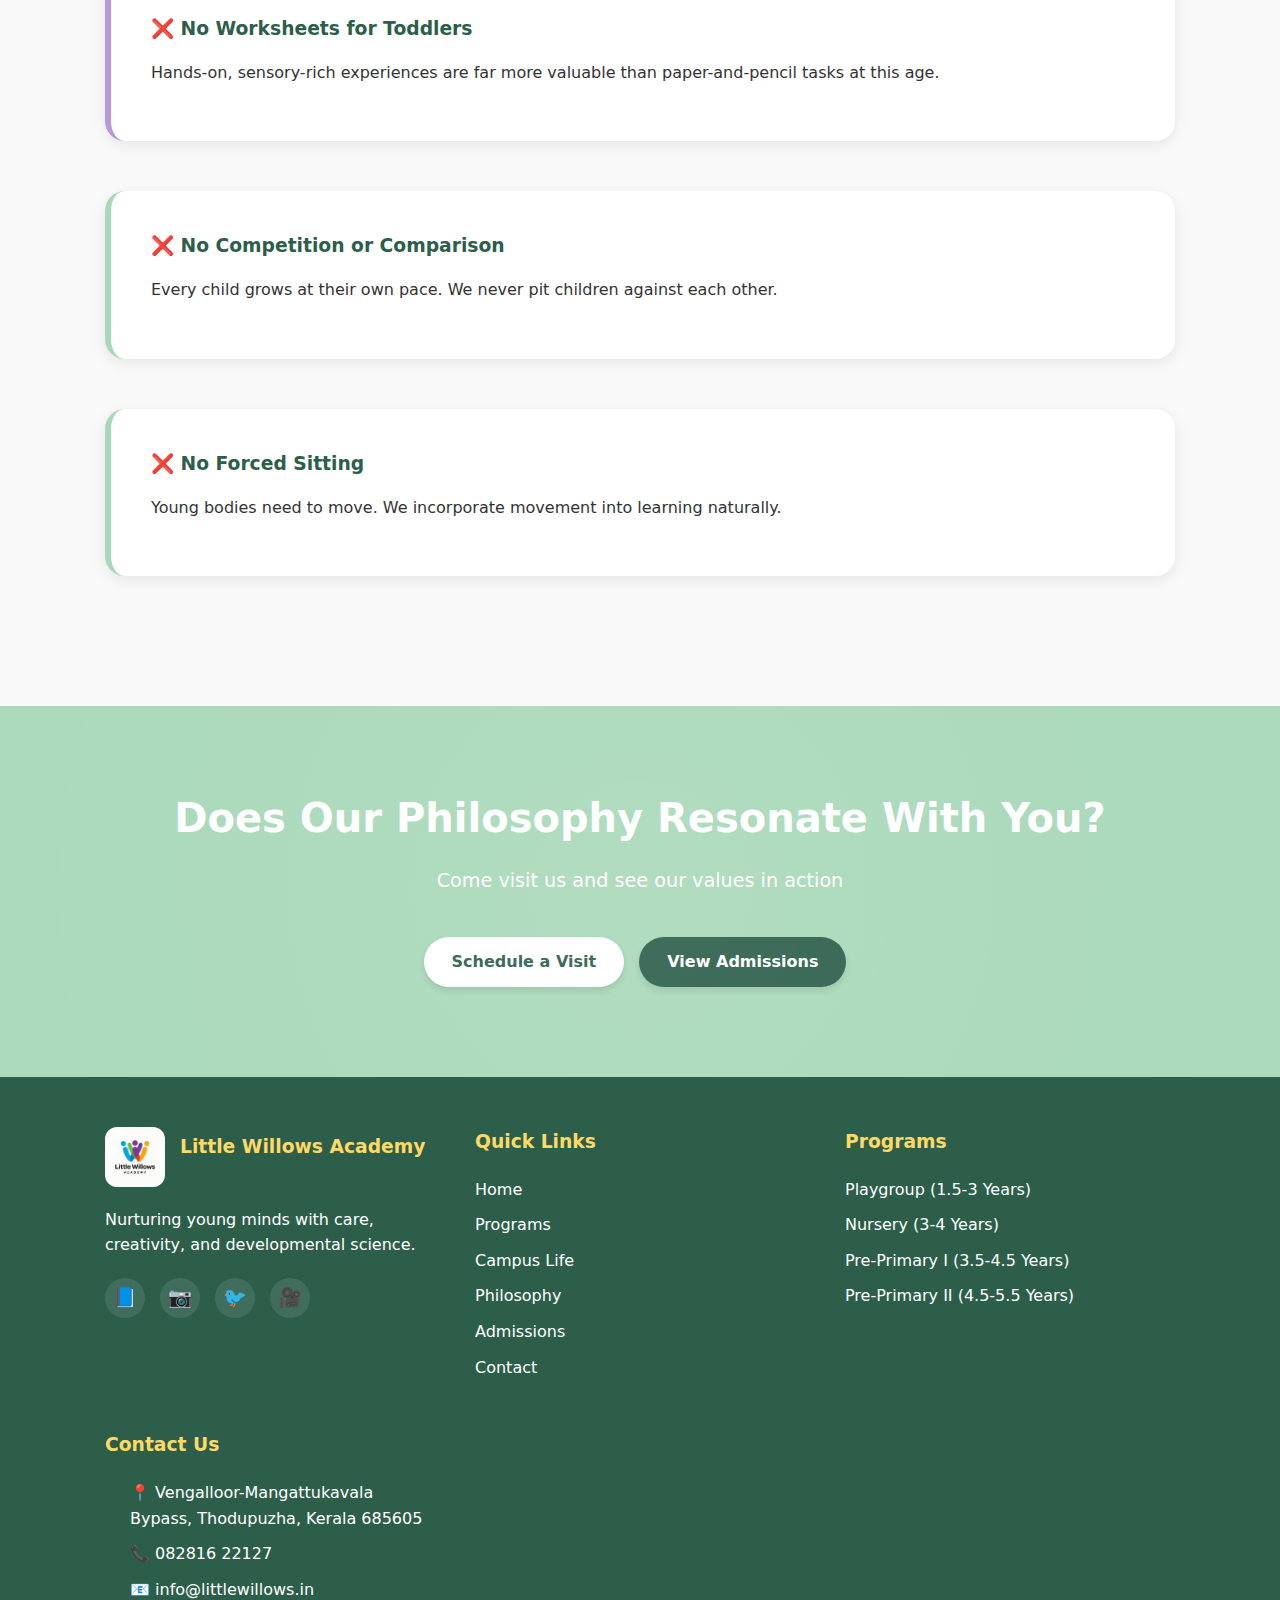
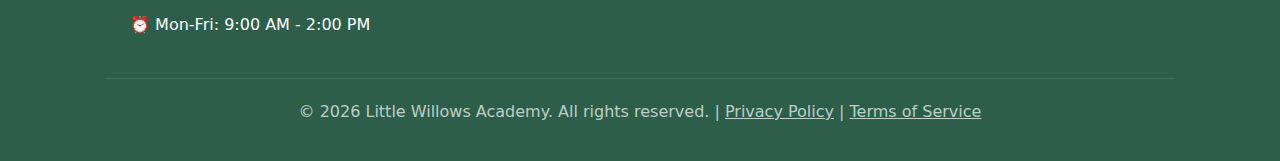
<file: philosophy.html>
<!DOCTYPE html>
<html lang="en">
<head>
  <meta charset="UTF-8" />
  <meta name="viewport" content="width=device-width, initial-scale=1.0"/>
  <title>Philosophy | Little Willows Academy</title>
  <link rel="stylesheet" href="style.css">
</head>
<body>

  <header>
    <div class="container header-content">
      <div class="logo-container">
        <img src="images/logo.png" alt="Little Willows Academy" class="logo-img">
        <div class="logo-text">Little Willows Academy</div>
      </div>
      <nav>
        <a href="index.html">Home</a>
        <a href="programs.html">Programs</a>
        <a href="campus-life.html">Campus Life</a>
        <a href="philosophy.html">Philosophy</a>
        <a href="admissions.html">Admissions</a>
        <a href="contact.html">Contact</a>
      </nav>
    </div>
  </header>

  <section class="hero">
    <div class="container">
      <h1>Our Educational Philosophy</h1>
      <p>Learning rooted in respect, curiosity, and the belief that childhood is not just preparation for life—it is life itself.</p>
    </div>
  </section>

  <section style="padding: 80px 0;">
    <div class="container">
      <h2>The Little Willows Approach</h2>
      <p class="text-center" style="max-width: 800px; margin: 0 auto 50px;">We believe every child is born with infinite potential. Our role is not to fill them with facts, but to create an environment where they can discover, question, and grow at their own pace.</p>
      
      <div class="feature-grid">
        <div class="feature-item">
          <div class="feature-icon">🌱</div>
          <h3>Child-Centered</h3>
          <p>Following each child's interests and developmental readiness</p>
        </div>
        <div class="feature-item">
          <div class="feature-icon">🎯</div>
          <h3>Play-Based</h3>
          <p>Learning happens best through meaningful play and exploration</p>
        </div>
        <div class="feature-item">
          <div class="feature-icon">🧠</div>
          <h3>Research-Informed</h3>
          <p>Grounded in neuroscience and developmental psychology</p>
        </div>
        <div class="feature-item">
          <div class="feature-icon">❤️</div>
          <h3>Emotionally Safe</h3>
          <p>Creating secure attachments where children feel valued</p>
        </div>
        <div class="feature-item">
          <div class="feature-icon">🌍</div>
          <h3>Culturally Rich</h3>
          <p>Celebrating diversity and global perspectives</p>
        </div>
        <div class="feature-item">
          <div class="feature-icon">👨‍👩‍👧</div>
          <h3>Family Partnership</h3>
          <p>Parents as partners in the educational journey</p>
        </div>
      </div>

      <img src="images/hero-classroom.jpg" alt="Teacher engaging with children" style="margin-top: 50px; box-shadow: 0 10px 40px rgba(0,0,0,0.2);">
    </div>
  </section>

  <section style="background: linear-gradient(135deg, #e0c3fc 0%, #8ec5fc 100%); padding: 80px 0;">
    <div class="container">
      <h2 style="color: #2c5e4a;">Core Values That Guide Us</h2>
      
      <div class="program-card">
        <div class="program-header">
          <div class="program-icon">🌟</div>
          <h2>Curiosity Over Compliance</h2>
        </div>
        <p>We don't want quiet, obedient children. We want children who ask "Why?", who challenge, who wonder. Curiosity is the engine of lifelong learning.</p>
      </div>

      <div class="program-card">
        <div class="program-header">
          <div class="program-icon">💝</div>
          <h2>Kindness as Strength</h2>
        </div>
        <p>Empathy, compassion, and emotional intelligence are as important as academic skills. We model and teach kindness daily.</p>
      </div>

      <div class="program-card">
        <div class="program-header">
          <div class="program-icon">🎨</div>
          <h2>Process Over Product</h2>
        </div>
        <p>A messy painting full of exploration is more valuable than a perfect one made by tracing. We celebrate the journey, not just the destination.</p>
      </div>

      <div class="program-card">
        <div class="program-header">
          <div class="program-icon">🌈</div>
          <h2>Individuality Celebrated</h2>
        </div>
        <p>No two children are the same. We honor different learning styles, temperaments, and paces of development.</p>
      </div>
    </div>
  </section>

  <section style="padding: 80px 0;">
    <div class="container">
      <h2>How We Learn</h2>
      <p class="text-center" style="max-width: 800px; margin: 0 auto 50px;">Our methodology blends the best of multiple educational philosophies</p>
      
      <div class="testimonial-grid">
        <div class="testimonial">
          <h3 style="color: #2c5e4a; font-style: normal;">🏛️ Montessori-Inspired</h3>
          <p style="font-style: normal;">Child-led exploration, practical life skills, prepared environments with purposeful materials</p>
        </div>
        <div class="testimonial">
          <h3 style="color: #2c5e4a; font-style: normal;">🌳 Reggio Emilia</h3>
          <p style="font-style: normal;">Project-based learning, documentation of growth, treating the environment as the third teacher</p>
        </div>
        <div class="testimonial">
          <h3 style="color: #2c5e4a; font-style: normal;">🎪 Emergent Curriculum</h3>
          <p style="font-style: normal;">Following children's interests, flexible planning, meaningful investigations</p>
        </div>
        <div class="testimonial">
          <h3 style="color: #2c5e4a; font-style: normal;">🧩 Developmental Appropriateness</h3>
          <p style="font-style: normal;">Activities matched to each child's cognitive, social, and physical stage</p>
        </div>
        <div class="testimonial">
          <h3 style="color: #2c5e4a; font-style: normal;">🌍 Culturally Responsive</h3>
          <p style="font-style: normal;">Incorporating local culture, festivals, and values while embracing global perspectives</p>
        </div>
        <div class="testimonial">
          <h3 style="color: #2c5e4a; font-style: normal;">💪 Growth Mindset</h3>
          <p style="font-style: normal;">Teaching children that abilities grow through effort, not fixed traits</p>
        </div>
      </div>
    </div>
  </section>

  <section style="background: #f9f9f9; padding: 80px 0;">
    <div class="container">
      <h2>What We Don't Do</h2>
      <p class="text-center" style="max-width: 800px; margin: 0 auto 30px;">Just as important as what we believe is what we actively avoid</p>
      
      <div class="program-card">
        <h3>❌ No Rote Memorization</h3>
        <p>We don't drill flashcards or force young children to memorize facts without understanding.</p>
      </div>

      <div class="program-card">
        <h3>❌ No Worksheets for Toddlers</h3>
        <p>Hands-on, sensory-rich experiences are far more valuable than paper-and-pencil tasks at this age.</p>
      </div>

      <div class="program-card">
        <h3>❌ No Competition or Comparison</h3>
        <p>Every child grows at their own pace. We never pit children against each other.</p>
      </div>

      <div class="program-card">
        <h3>❌ No Forced Sitting</h3>
        <p>Young bodies need to move. We incorporate movement into learning naturally.</p>
      </div>
    </div>
  </section>

  <section class="cta-final">
    <div class="container">
      <h2>Does Our Philosophy Resonate With You?</h2>
      <p style="font-size: 1.2rem; margin-bottom: 30px;">Come visit us and see our values in action</p>
      <a href="contact.html" class="btn" style="background:white;color:var(--accent)">Schedule a Visit</a>
      <a href="admissions.html" class="btn" style="background:#2c5e4a;">View Admissions</a>
    </div>
  </section>

  <footer>
    <div class="container">
      <div class="footer-content">
        <div class="footer-section">
          <div class="footer-logo">
            <img src="images/logo.png" alt="Little Willows Academy">
            <h3>Little Willows Academy</h3>
          </div>
          <p>Nurturing young minds with care, creativity, and developmental science.</p>
          <div class="social-links">
            <a href="#" title="Facebook">📘</a>
            <a href="#" title="Instagram">📷</a>
            <a href="#" title="Twitter">🐦</a>
            <a href="#" title="YouTube">🎥</a>
          </div>
        </div>
        
        <div class="footer-section">
          <h3>Quick Links</h3>
          <ul class="footer-links">
            <li><a href="index.html">Home</a></li>
            <li><a href="programs.html">Programs</a></li>
            <li><a href="campus-life.html">Campus Life</a></li>
            <li><a href="philosophy.html">Philosophy</a></li>
            <li><a href="admissions.html">Admissions</a></li>
            <li><a href="contact.html">Contact</a></li>
          </ul>
        </div>
        
        <div class="footer-section">
          <h3>Programs</h3>
          <ul class="footer-links">
            <li><a href="programs.html#explorers">Playgroup (1.5-3 Years)</a></li>
            <li><a href="programs.html#investigators">Nursery (3-4 Years)</a></li>
            <li><a href="programs.html#creators">Pre-Primary I (3.5-4.5 Years)</a></li>
            <li><a href="programs.html#graduates">Pre-Primary II (4.5-5.5 Years)</a></li>
          </ul>
        </div>
        
        <div class="footer-section">
          <h3>Contact Us</h3>
          <ul class="contact-info">
            <li>📍 Vengalloor-Mangattukavala Bypass, Thodupuzha, Kerala 685605</li>
            <li>📞 082816 22127</li>
            <li>📧 info@littlewillows.in</li>
            <li>⏰ Mon-Fri: 9:00 AM - 2:00 PM</li>
          </ul>
        </div>
      </div>
      
      <div class="footer-bottom">
        <p>&copy; 2026 Little Willows Academy. All rights reserved. | <a href="#" style="color: inherit;">Privacy Policy</a> | <a href="#" style="color: inherit;">Terms of Service</a></p>
      </div>
    </div>
  </footer>

</body>
</html>
</file>
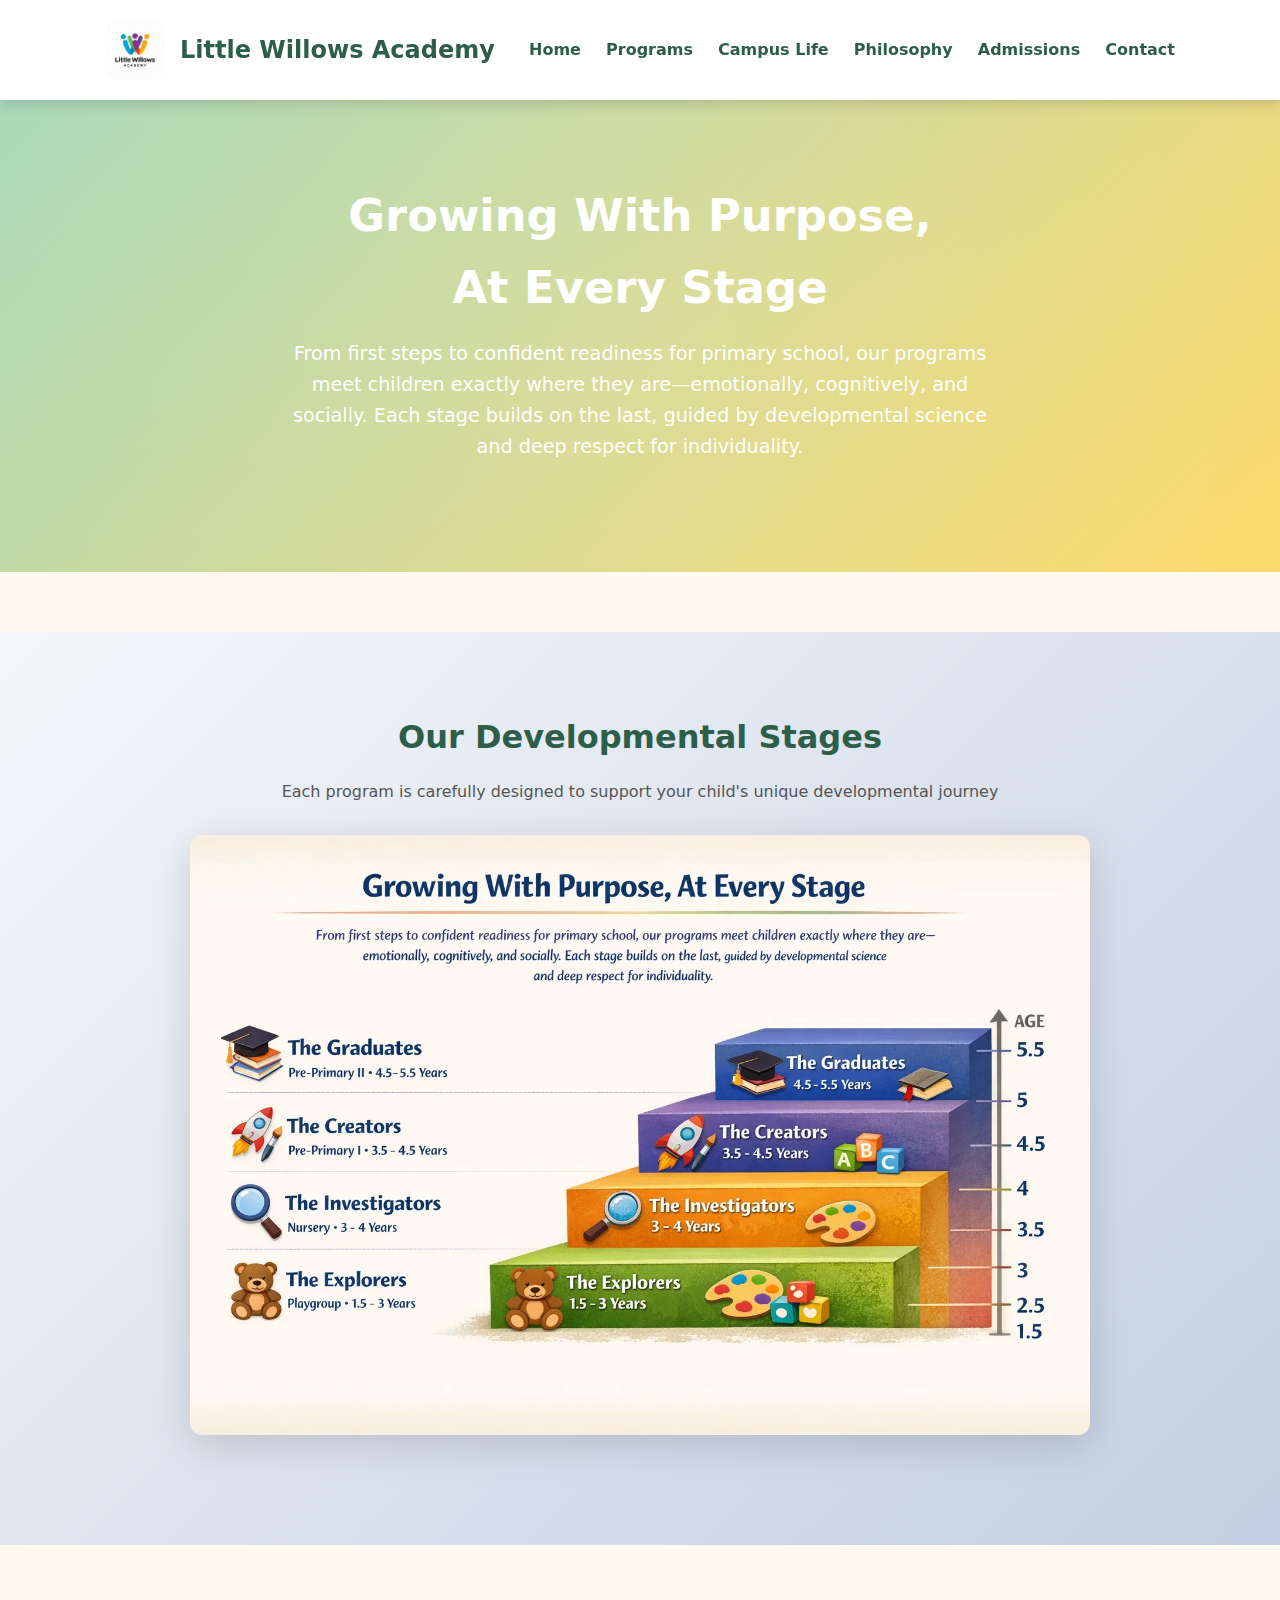
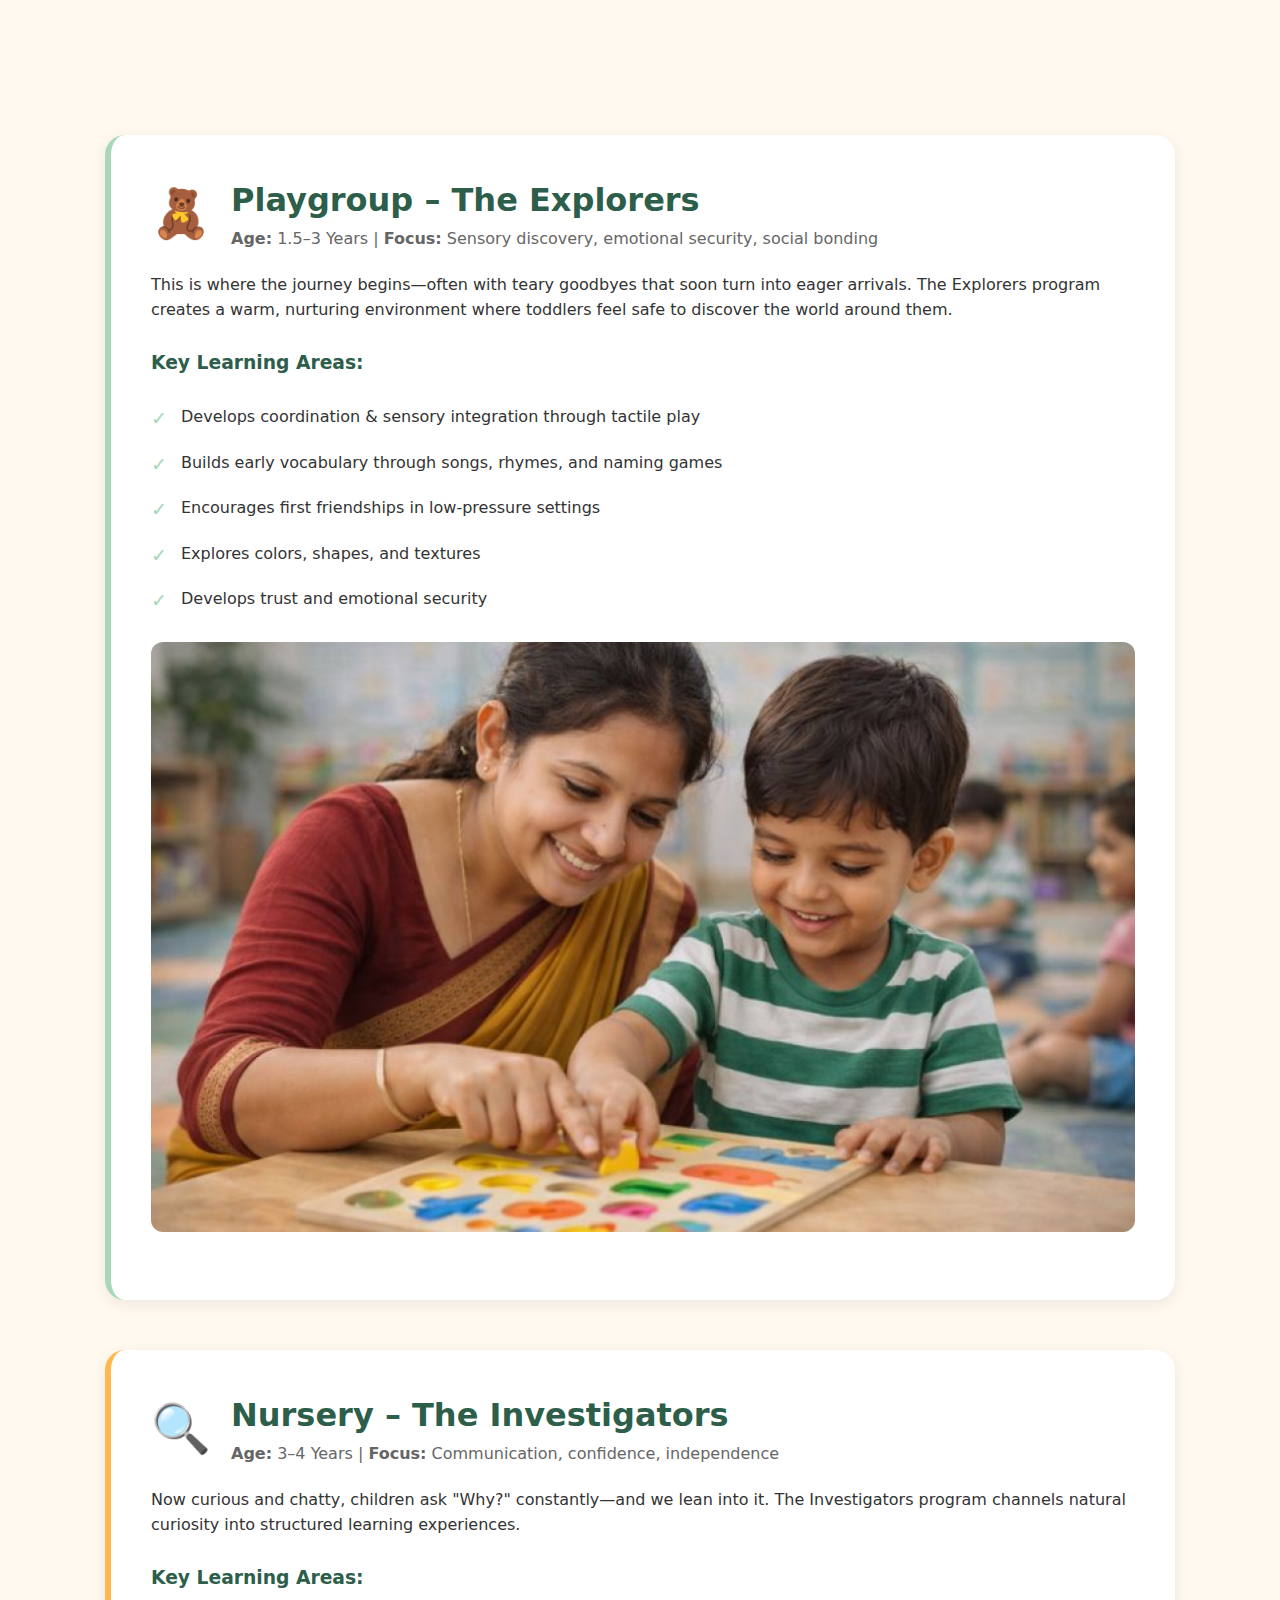
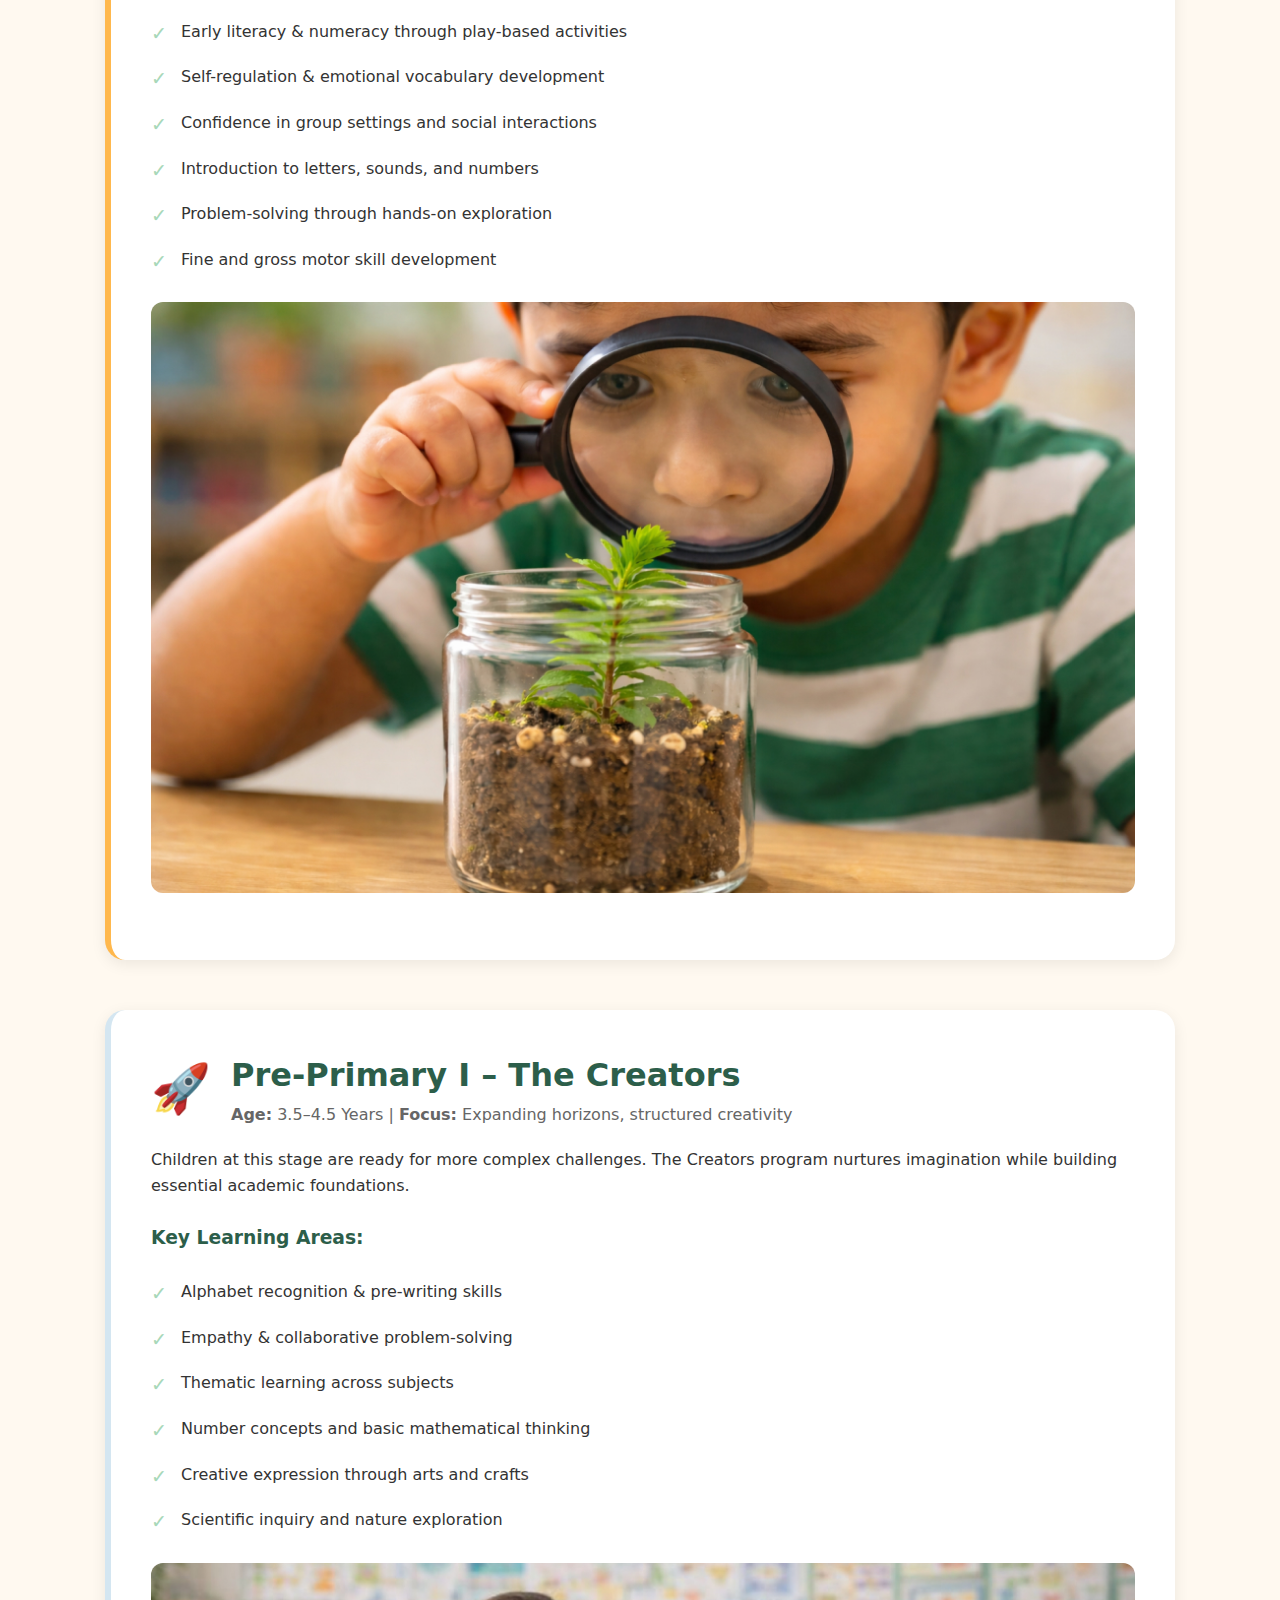
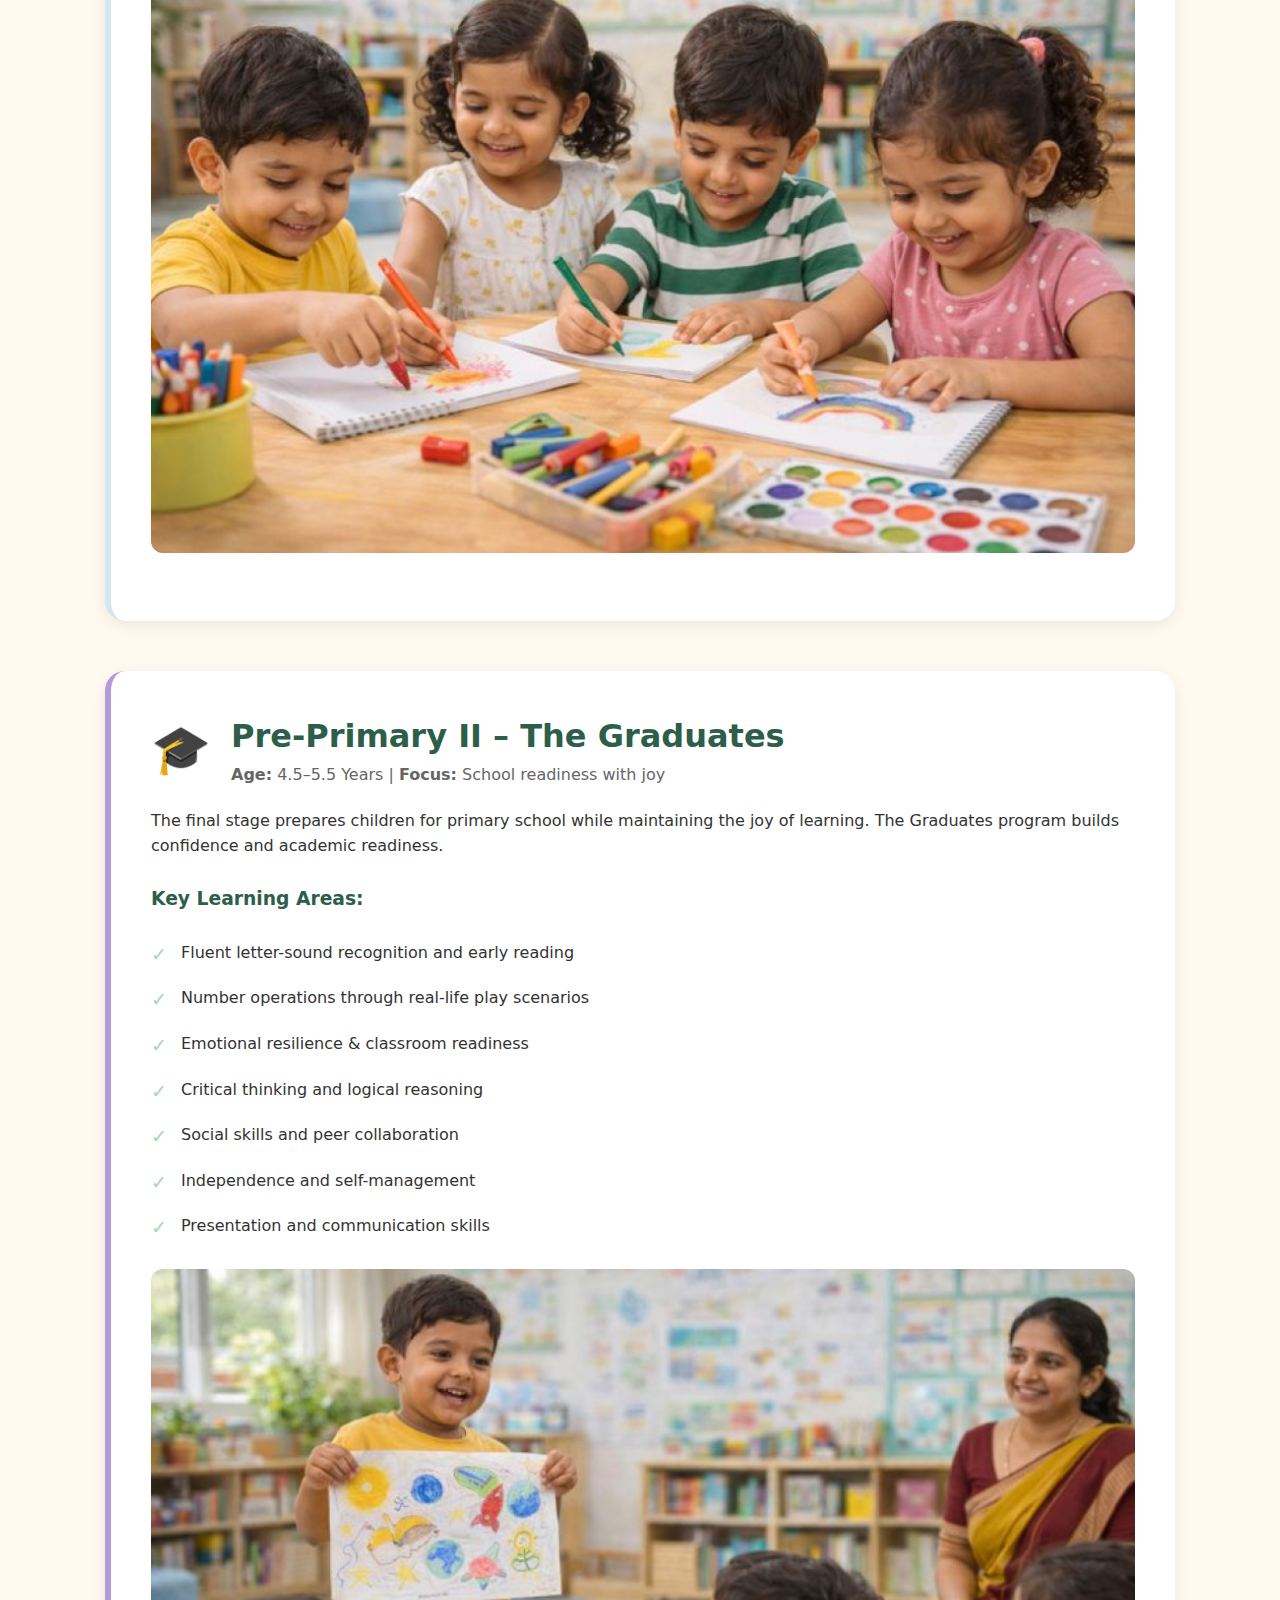
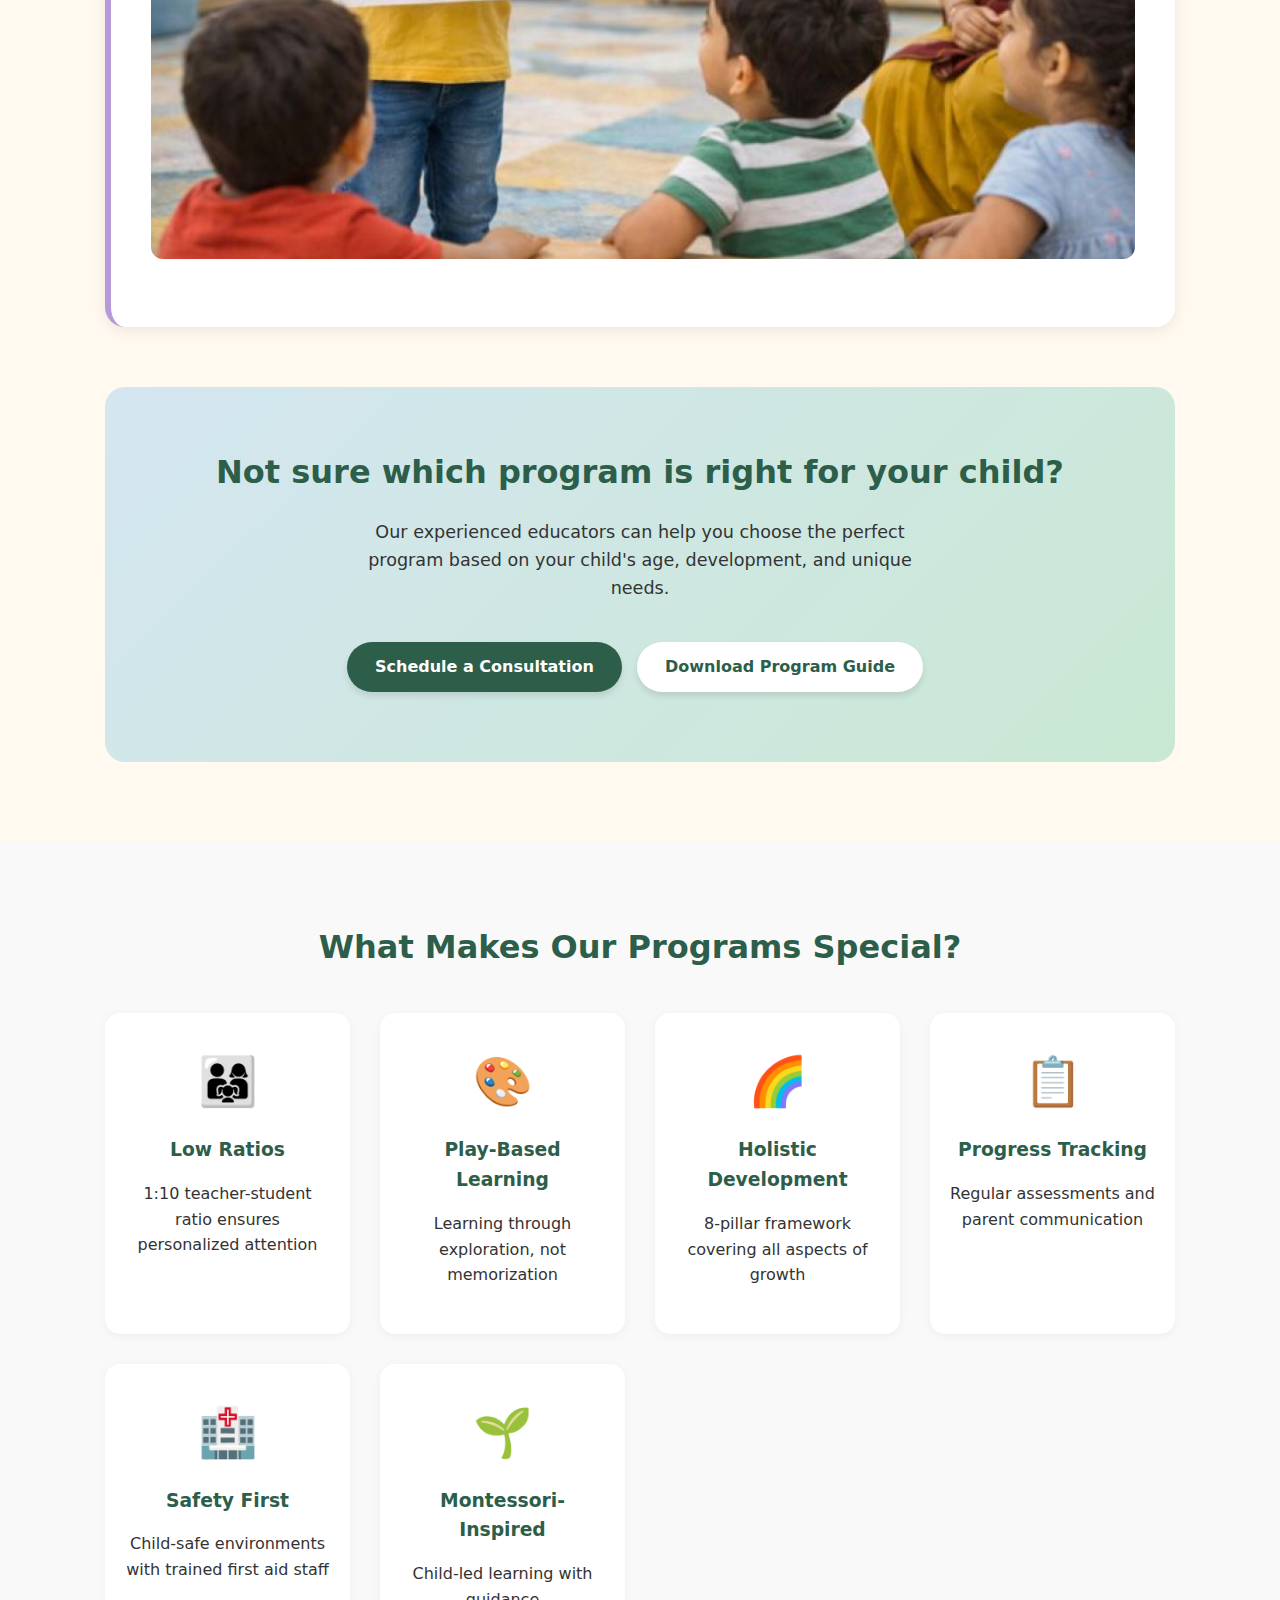
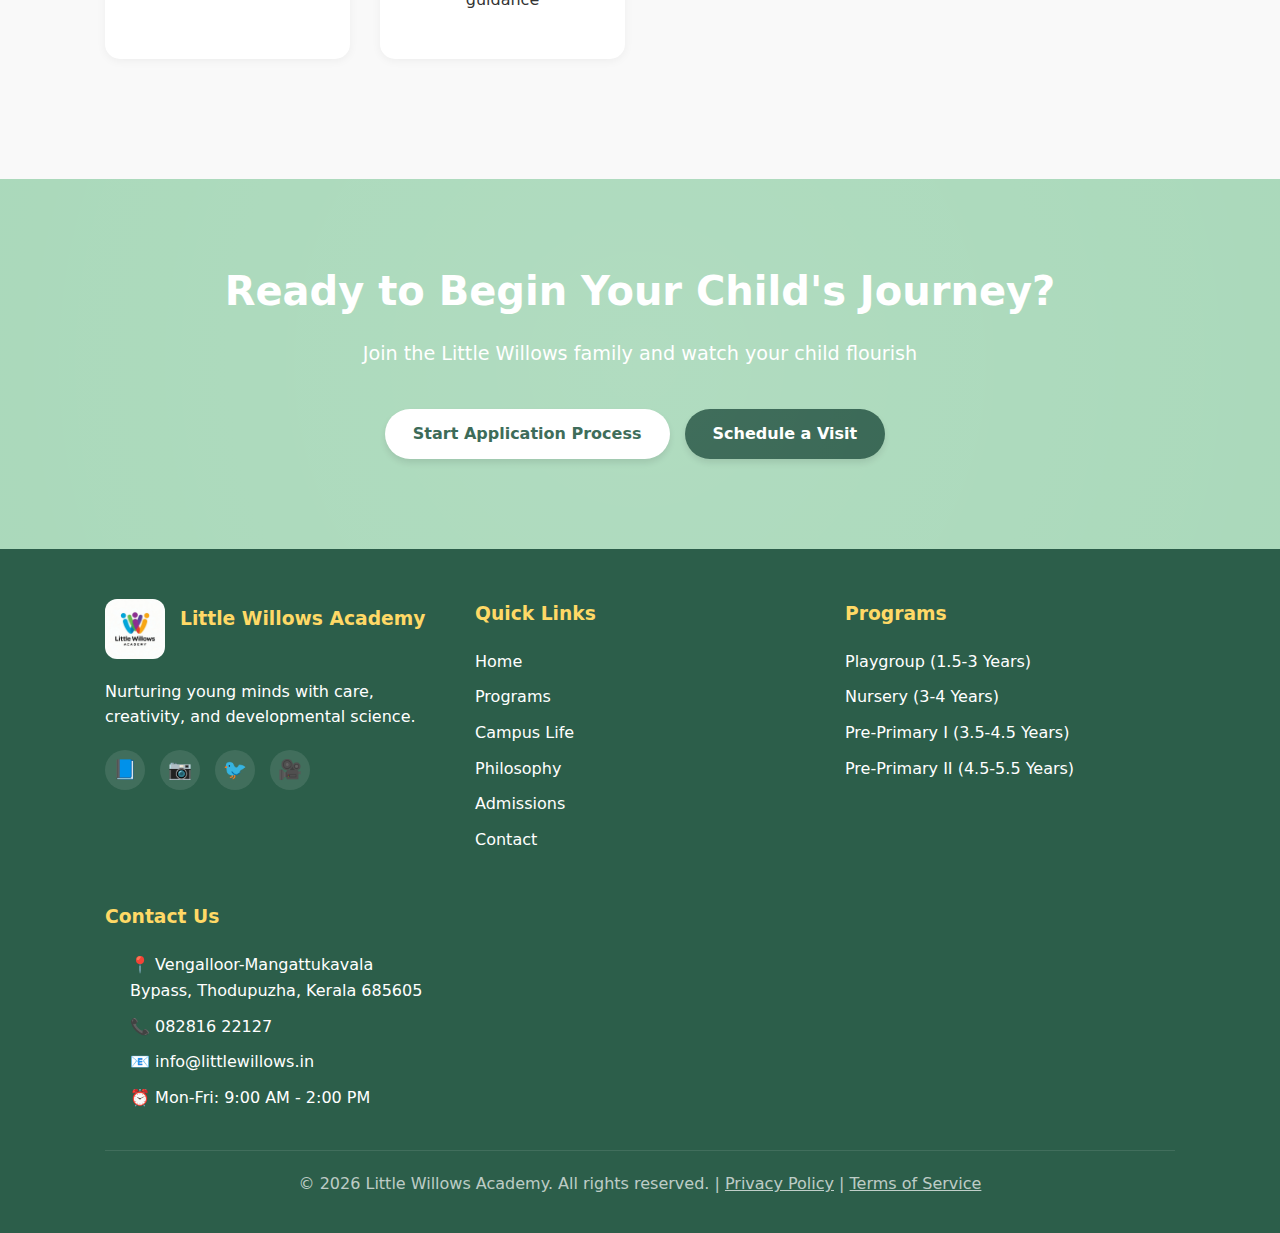
<file: programs.html>
<!DOCTYPE html>
<html lang="en">
<head>
  <meta charset="UTF-8" />
  <meta name="viewport" content="width=device-width, initial-scale=1.0"/>
  <title>Programs | Little Willows Academy</title>
  <link rel="stylesheet" href="style.css">
</head>
 
<body>

  <header>
    <div class="container header-content">
      <div class="logo-container">
        <img src="images/logo.png" alt="Little Willows Academy" class="logo-img">
        <div class="logo-text">Little Willows Academy</div>
      </div>
      <nav>
        <a href="index.html">Home</a>
        <a href="programs.html">Programs</a>
        <a href="campus-life.html">Campus Life</a>
        <a href="philosophy.html">Philosophy</a>
        <a href="admissions.html">Admissions</a>
        <a href="contact.html">Contact</a>
      </nav>
    </div>
  </header>

  <section class="hero" style="padding: 80px 0;">
    <div class="container">
      <h1>Growing With Purpose,<br>At Every Stage</h1>
      <p>From first steps to confident readiness for primary school, our programs meet children exactly where they are—emotionally, cognitively, and socially. Each stage builds on the last, guided by developmental science and deep respect for individuality.</p>
    </div>
  </section>

  <section class="infographic-section">
    <div class="container">
      <h2 style="color: #2c5e4a;">Our Developmental Stages</h2>
      <p class="text-center" style="max-width: 800px; margin: 0 auto 30px; color: #555;">Each program is carefully designed to support your child's unique developmental journey</p>
      <img src="images/infographic.png" alt="Growing With Purpose - Developmental Stages" class="infographic-img">
    </div>
  </section>

  <section style="padding: 80px 0;">
    <div class="container">
      
      <div class="program-card" id="explorers">
        <div class="program-header">
          <div class="program-icon">🧸</div>
          <div>
            <h2>Playgroup – The Explorers</h2>
            <p style="margin: 0; color: #666;"><strong>Age:</strong> 1.5–3 Years | <strong>Focus:</strong> Sensory discovery, emotional security, social bonding</p>
          </div>
        </div>
        <p>This is where the journey begins—often with teary goodbyes that soon turn into eager arrivals. The Explorers program creates a warm, nurturing environment where toddlers feel safe to discover the world around them.</p>
        
        <h3 style="margin-top: 25px; color: #2c5e4a;">Key Learning Areas:</h3>
        <ul>
          <li>Develops coordination & sensory integration through tactile play</li>
          <li>Builds early vocabulary through songs, rhymes, and naming games</li>
          <li>Encourages first friendships in low-pressure settings</li>
          <li>Explores colors, shapes, and textures</li>
          <li>Develops trust and emotional security</li>
        </ul>
        
        <img src="images/playgroup-sensory.jpg" alt="Toddlers playing with sensory materials" style="margin-top: 20px;">
      </div>

      <div class="program-card" id="investigators">
        <div class="program-header">
          <div class="program-icon">🔍</div>
          <div>
            <h2>Nursery – The Investigators</h2>
            <p style="margin: 0; color: #666;"><strong>Age:</strong> 3–4 Years | <strong>Focus:</strong> Communication, confidence, independence</p>
          </div>
        </div>
        <p>Now curious and chatty, children ask "Why?" constantly—and we lean into it. The Investigators program channels natural curiosity into structured learning experiences.</p>
        
        <h3 style="margin-top: 25px; color: #2c5e4a;">Key Learning Areas:</h3>
        <ul>
          <li>Early literacy & numeracy through play-based activities</li>
          <li>Self-regulation & emotional vocabulary development</li>
          <li>Confidence in group settings and social interactions</li>
          <li>Introduction to letters, sounds, and numbers</li>
          <li>Problem-solving through hands-on exploration</li>
          <li>Fine and gross motor skill development</li>
        </ul>
        
        <img src="images/nursery-activity.jpg" alt="Preschoolers in learning activities" style="margin-top: 20px;">
      </div>

      <div class="program-card" id="creators">
        <div class="program-header">
          <div class="program-icon">🚀</div>
          <div>
            <h2>Pre-Primary I – The Creators</h2>
            <p style="margin: 0; color: #666;"><strong>Age:</strong> 3.5–4.5 Years | <strong>Focus:</strong> Expanding horizons, structured creativity</p>
          </div>
        </div>
        <p>Children at this stage are ready for more complex challenges. The Creators program nurtures imagination while building essential academic foundations.</p>
        
        <h3 style="margin-top: 25px; color: #2c5e4a;">Key Learning Areas:</h3>
        <ul>
          <li>Alphabet recognition & pre-writing skills</li>
          <li>Empathy & collaborative problem-solving</li>
          <li>Thematic learning across subjects</li>
          <li>Number concepts and basic mathematical thinking</li>
          <li>Creative expression through arts and crafts</li>
          <li>Scientific inquiry and nature exploration</li>
        </ul>
        
        <img src="images/preprimary1-art.jpg" alt="Children engaged in creative activities" style="margin-top: 20px;">
      </div>

      <div class="program-card" id="graduates">
        <div class="program-header">
          <div class="program-icon">🎓</div>
          <div>
            <h2>Pre-Primary II – The Graduates</h2>
            <p style="margin: 0; color: #666;"><strong>Age:</strong> 4.5–5.5 Years | <strong>Focus:</strong> School readiness with joy</p>
          </div>
        </div>
        <p>The final stage prepares children for primary school while maintaining the joy of learning. The Graduates program builds confidence and academic readiness.</p>
        
        <h3 style="margin-top: 25px; color: #2c5e4a;">Key Learning Areas:</h3>
        <ul>
          <li>Fluent letter-sound recognition and early reading</li>
          <li>Number operations through real-life play scenarios</li>
          <li>Emotional resilience & classroom readiness</li>
          <li>Critical thinking and logical reasoning</li>
          <li>Social skills and peer collaboration</li>
          <li>Independence and self-management</li>
          <li>Presentation and communication skills</li>
        </ul>
        
        <img src="images/preprimary2-presentation.jpg" alt="Confident children ready for school" style="margin-top: 20px;">
      </div>

      <div style="background: linear-gradient(135deg, var(--pastel-blue), var(--light-green)); padding: 60px; border-radius: 20px; text-align: center; margin-top: 60px;">
        <h2 style="color: #2c5e4a; margin-bottom: 20px;">Not sure which program is right for your child?</h2>
        <p style="font-size: 1.1rem; margin-bottom: 30px; max-width: 600px; margin-left: auto; margin-right: auto;">Our experienced educators can help you choose the perfect program based on your child's age, development, and unique needs.</p>
        <a href="contact.html" class="btn" style="background: #2c5e4a;">Schedule a Consultation</a>
        <a href="#" class="btn" style="background: white; color: #2c5e4a;">Download Program Guide</a>
      </div>

    </div>
  </section>

  <section style="background: #f9f9f9; padding: 80px 0;">
    <div class="container">
      <h2>What Makes Our Programs Special?</h2>
      <div class="feature-grid">
        <div class="feature-item">
          <div class="feature-icon">👨‍👩‍👧</div>
          <h3>Low Ratios</h3>
          <p>1:10 teacher-student ratio ensures personalized attention</p>
        </div>
        <div class="feature-item">
          <div class="feature-icon">🎨</div>
          <h3>Play-Based Learning</h3>
          <p>Learning through exploration, not memorization</p>
        </div>
        <div class="feature-item">
          <div class="feature-icon">🌈</div>
          <h3>Holistic Development</h3>
          <p>8-pillar framework covering all aspects of growth</p>
        </div>
        <div class="feature-item">
          <div class="feature-icon">📋</div>
          <h3>Progress Tracking</h3>
          <p>Regular assessments and parent communication</p>
        </div>
        <div class="feature-item">
          <div class="feature-icon">🏥</div>
          <h3>Safety First</h3>
          <p>Child-safe environments with trained first aid staff</p>
        </div>
        <div class="feature-item">
          <div class="feature-icon">🌱</div>
          <h3>Montessori-Inspired</h3>
          <p>Child-led learning with guidance</p>
        </div>
      </div>
    </div>
  </section>

  <section class="cta-final">
    <div class="container">
      <h2>Ready to Begin Your Child's Journey?</h2>
      <p style="font-size: 1.2rem; margin-bottom: 30px;">Join the Little Willows family and watch your child flourish</p>
      <a href="admissions.html" class="btn" style="background:white;color:var(--accent)">Start Application Process</a>
      <a href="contact.html" class="btn" style="background:#2c5e4a;">Schedule a Visit</a>
    </div>
  </section>

  <footer>
    <div class="container">
      <div class="footer-content">
        <div class="footer-section">
          <div class="footer-logo">
            <img src="images/logo.png" alt="Little Willows Academy">
            <h3>Little Willows Academy</h3>
          </div>
          <p>Nurturing young minds with care, creativity, and developmental science.</p>
          <div class="social-links">
            <a href="#" title="Facebook">📘</a>
            <a href="#" title="Instagram">📷</a>
            <a href="#" title="Twitter">🐦</a>
            <a href="#" title="YouTube">🎥</a>
          </div>
        </div>
        
        <div class="footer-section">
          <h3>Quick Links</h3>
          <ul class="footer-links">
            <li><a href="index.html">Home</a></li>
            <li><a href="programs.html">Programs</a></li>
            <li><a href="campus-life.html">Campus Life</a></li>
            <li><a href="philosophy.html">Philosophy</a></li>
            <li><a href="admissions.html">Admissions</a></li>
            <li><a href="contact.html">Contact</a></li>
          </ul>
        </div>
        
        <div class="footer-section">
          <h3>Programs</h3>
          <ul class="footer-links">
            <li><a href="programs.html#explorers">Playgroup (1.5-3 Years)</a></li>
            <li><a href="programs.html#investigators">Nursery (3-4 Years)</a></li>
            <li><a href="programs.html#creators">Pre-Primary I (3.5-4.5 Years)</a></li>
            <li><a href="programs.html#graduates">Pre-Primary II (4.5-5.5 Years)</a></li>
          </ul>
        </div>
        
        <div class="footer-section">
          <h3>Contact Us</h3>
          <ul class="contact-info">
            <li>📍 Vengalloor-Mangattukavala Bypass, Thodupuzha, Kerala 685605</li>
            <li>📞 082816 22127</li>
            <li>📧 info@littlewillows.in</li>
            <li>⏰ Mon-Fri: 9:00 AM - 2:00 PM</li>
          </ul>
        </div>
      </div>
      
      <div class="footer-bottom">
        <p>&copy; 2026 Little Willows Academy. All rights reserved. | <a href="#" style="color: inherit;">Privacy Policy</a> | <a href="#" style="color: inherit;">Terms of Service</a></p>
      </div>
    </div>
  </footer>

</body>
</html>
</file>
<file: style.css>
:root {
  --soft-green: #A8D8B9;
  --warm-yellow: #FFD966;
  --pastel-blue: #D4E6F1;
  --cream: #FFF9F0;
  --text-dark: #333;
  --accent: #2c5e4a;
  --light-green: #C9E8D3;
  --orange: #FFB84D;
  --purple: #B699D8;
}

* { 
  margin: 0; 
  padding: 0; 
  box-sizing: border-box; 
  font-family: 'Segoe UI', 'Poppins', system-ui, sans-serif; 
}

body { 
  background: var(--cream); 
  color: var(--text-dark); 
  line-height: 1.6; 
}

.container { 
  width: 90%; 
  max-width: 1100px; 
  margin: 0 auto; 
  padding: 0 15px; 
}

section { 
  padding: 60px 0; 
}

h1, h2, h3 { 
  color: var(--accent); 
  margin-bottom: 16px; 
}

h1 { 
  font-size: 2.4rem; 
}

h2 { 
  font-size: 2rem; 
  text-align: center; 
}

p { 
  margin-bottom: 16px; 
}

.text-center { 
  text-align: center; 
}

.btn {
  display: inline-block;
  background: var(--soft-green);
  color: white;
  padding: 12px 28px;
  border-radius: 30px;
  text-decoration: none;
  font-weight: bold;
  margin: 10px 10px 10px 0;
  transition: all 0.3s ease;
  box-shadow: 0 4px 6px rgba(0,0,0,0.1);
}

.btn:hover { 
  background: #8ac6a6; 
  transform: translateY(-2px);
  box-shadow: 0 6px 12px rgba(0,0,0,0.15);
}

img { 
  max-width: 100%; 
  border-radius: 12px; 
  margin: 20px 0; 
}

/* Header Styles */
header {
  background: white;
  padding: 20px 0;
  box-shadow: 0 2px 8px rgba(0,0,0,0.1);
  position: sticky;
  top: 0;
  z-index: 1000;
  transition: all 0.3s ease;
}

header:hover {
  box-shadow: 0 4px 12px rgba(0,0,0,0.15);
}

.header-content {
  display: flex;
  justify-content: space-between;
  align-items: center;
}

.logo-container {
  display: flex;
  align-items: center;
  gap: 15px;
}

.logo-img {
  height: 60px;
  width: auto;
  transition: transform 0.3s ease;
  margin: 0;
}

.logo-img:hover {
  transform: scale(1.05);
}

.logo-text { 
  font-size: 1.5rem; 
  font-weight: bold; 
  color: var(--accent); 
}

nav a {
  margin-left: 20px;
  text-decoration: none;
  color: var(--accent);
  font-weight: 600;
  position: relative;
  transition: color 0.3s ease;
}

nav a::after {
  content: '';
  position: absolute;
  bottom: -5px;
  left: 0;
  width: 0;
  height: 2px;
  background: var(--soft-green);
  transition: width 0.3s ease;
}

nav a:hover {
  color: var(--soft-green);
}

nav a:hover::after {
  width: 100%;
}

/* Hero Section */
.hero {
  background: linear-gradient(135deg, var(--soft-green), var(--warm-yellow));
  color: white;
  padding: 100px 0;
  text-align: center;
  position: relative;
  overflow: hidden;
}

.hero::before {
  content: '';
  position: absolute;
  top: -50%;
  right: -50%;
  width: 200%;
  height: 200%;
  background: radial-gradient(circle, rgba(255,255,255,0.1) 0%, transparent 70%);
  animation: pulse 15s ease-in-out infinite;
}

@keyframes pulse {
  0%, 100% { transform: scale(1) rotate(0deg); }
  50% { transform: scale(1.1) rotate(5deg); }
}

.hero h1 { 
  color: white; 
  font-size: 2.8rem; 
  animation: fadeInUp 1s ease;
}

.hero p { 
  max-width: 700px; 
  margin: 0 auto 30px; 
  font-size: 1.2rem; 
  animation: fadeInUp 1s ease 0.2s;
  animation-fill-mode: both;
}

@keyframes fadeInUp {
  from {
    opacity: 0;
    transform: translateY(30px);
  }
  to {
    opacity: 1;
    transform: translateY(0);
  }
}

/* Stats Grid */
.stats-grid {
  display: grid; 
  grid-template-columns: repeat(auto-fit, minmax(220px,1fr)); 
  gap: 30px; 
  margin-top: 40px;
}

.stat-item {
  background: white;
  padding: 30px 20px;
  border-radius: 15px;
  text-align: center;
  transition: all 0.3s ease;
  box-shadow: 0 2px 10px rgba(0,0,0,0.05);
}

.stat-item:hover {
  transform: translateY(-10px);
  box-shadow: 0 10px 30px rgba(0,0,0,0.15);
}

.stat-item h3 { 
  font-size: 2.5rem; 
  color: var(--soft-green); 
  margin: 10px 0; 
}

.stat-item small { 
  display: block; 
  color: #666; 
}

.icon {
  font-size: 2.5rem;
  margin-bottom: 15px;
}

/* Pillars Grid */
.pillars-grid {
  display: grid; 
  grid-template-columns: repeat(auto-fit, minmax(180px,1fr)); 
  gap: 20px; 
  margin-top: 30px;
}

.pillar { 
  background: white; 
  padding: 25px 20px; 
  border-radius: 15px; 
  font-size: 0.95rem; 
  text-align: center;
  transition: all 0.3s ease;
  box-shadow: 0 2px 8px rgba(0,0,0,0.05);
  border: 2px solid transparent;
}

.pillar:hover {
  border-color: var(--soft-green);
  transform: translateY(-5px);
  box-shadow: 0 8px 20px rgba(0,0,0,0.1);
}

.pillar-icon {
  font-size: 2rem;
  margin-bottom: 10px;
}

/* Timeline */
.timeline { 
  max-width: 800px; 
  margin: 40px auto; 
}

.time-slot { 
  display: flex; 
  padding: 20px; 
  background: white; 
  margin: 15px 0; 
  border-radius: 12px; 
  transition: all 0.3s ease;
  box-shadow: 0 2px 8px rgba(0,0,0,0.05);
  border-left: 4px solid var(--soft-green);
}

.time-slot:hover {
  transform: translateX(10px);
  box-shadow: 0 4px 15px rgba(0,0,0,0.1);
}

.time { 
  min-width: 120px; 
  font-weight: bold; 
  color: var(--soft-green);
}

/* Testimonials */
.testimonial-grid {
  display: grid;
  grid-template-columns: repeat(auto-fit, minmax(300px, 1fr));
  gap: 30px;
  margin-top: 40px;
}

.testimonial {
  background: white; 
  padding: 30px;
  border-radius: 15px;
  font-style: italic;
  box-shadow: 0 2px 10px rgba(0,0,0,0.05);
  transition: all 0.3s ease;
}

.testimonial:hover {
  transform: translateY(-5px);
  box-shadow: 0 8px 25px rgba(0,0,0,0.15);
}

.author { 
  display: block; 
  font-style: normal; 
  font-weight: bold; 
  margin-top: 15px; 
  color: var(--accent); 
}

/* Program Cards */
.program-card {
  background: white;
  padding: 40px;
  margin: 50px 0;
  border-radius: 20px;
  box-shadow: 0 4px 15px rgba(0,0,0,0.08);
  transition: all 0.3s ease;
  border-left: 6px solid var(--soft-green);
}

.program-card:hover {
  transform: translateY(-8px);
  box-shadow: 0 12px 35px rgba(0,0,0,0.15);
}

.program-card:nth-child(2) { border-left-color: var(--orange); }
.program-card:nth-child(3) { border-left-color: var(--pastel-blue); }
.program-card:nth-child(4) { border-left-color: var(--purple); }

.program-header {
  display: flex;
  align-items: center;
  gap: 20px;
  margin-bottom: 20px;
}

.program-icon {
  font-size: 3rem;
}

.program-card h2 {
  text-align: left;
  margin: 0;
}

.program-card ul {
  list-style: none;
  padding-left: 0;
}

.program-card li {
  padding: 10px 0;
  padding-left: 30px;
  position: relative;
}

.program-card li::before {
  content: '✓';
  position: absolute;
  left: 0;
  color: var(--soft-green);
  font-weight: bold;
  font-size: 1.2rem;
}

/* CTA Section */
.cta-final {
  background: var(--soft-green);
  color: white;
  text-align: center;
  padding: 80px 0;
  position: relative;
  overflow: hidden;
}

.cta-final::before {
  content: '';
  position: absolute;
  top: -50%;
  left: -50%;
  width: 200%;
  height: 200%;
  background: radial-gradient(circle, rgba(255,255,255,0.1) 0%, transparent 70%);
  animation: pulse 20s ease-in-out infinite;
}

.cta-final h2 { 
  color: white; 
  font-size: 2.5rem;
}

/* Footer */
footer {
  background: var(--accent);
  color: white;
  padding: 50px 0 20px;
}

.footer-content {
  display: grid;
  grid-template-columns: repeat(auto-fit, minmax(250px, 1fr));
  gap: 40px;
  margin-bottom: 30px;
}

.footer-section h3 {
  color: var(--warm-yellow);
  margin-bottom: 20px;
}

.footer-logo {
  display: flex;
  align-items: center;
  gap: 15px;
  margin-bottom: 20px;
}

.footer-logo img {
  height: 60px;
  margin: 0;
}

.footer-links {
  list-style: none;
}

.footer-links li {
  margin-bottom: 10px;
}

.footer-links a {
  color: white;
  text-decoration: none;
  transition: color 0.3s ease;
}

.footer-links a:hover {
  color: var(--warm-yellow);
}

.contact-info {
  list-style: none;
}

.contact-info li {
  margin-bottom: 10px;
  padding-left: 25px;
  position: relative;
}

.social-links {
  display: flex;
  gap: 15px;
  margin-top: 20px;
}

.social-links a {
  display: inline-block;
  width: 40px;
  height: 40px;
  background: rgba(255,255,255,0.1);
  border-radius: 50%;
  text-align: center;
  line-height: 40px;
  transition: all 0.3s ease;
  text-decoration: none;
  color: white;
  font-size: 1.2rem;
}

.social-links a:hover {
  background: var(--warm-yellow);
  transform: translateY(-3px);
}

.footer-bottom {
  text-align: center;
  padding-top: 20px;
  border-top: 1px solid rgba(255,255,255,0.1);
  color: rgba(255,255,255,0.7);
}

/* Infographic Section */
.infographic-section {
  background: linear-gradient(135deg, #f5f7fa 0%, #c3cfe2 100%);
  padding: 80px 0;
  margin: 60px 0;
}



.infographic-img {
  width: 100%;          /* New: Forces it to fill container on small screens */
  max-width: 900px;     /* Keeps original cap on large screens */
  height: auto;         /* Ensures aspect ratio preserved */
  margin: 30px auto;
  display: block;
  box-shadow: 0 10px 40px rgba(0,0,0,0.15);
  transition: transform 0.3s ease;
  border-radius: 12px;  /* Optional: Add if you want rounded corners like other images */
}

.infographic-img:hover {
  transform: scale(1.02);
}

/* Feature Icons */
.feature-grid {
  display: grid;
  grid-template-columns: repeat(auto-fit, minmax(200px, 1fr));
  gap: 30px;
  margin: 40px 0;
}

.feature-item {
  text-align: center;
  padding: 30px 20px;
  background: white;
  border-radius: 15px;
  transition: all 0.3s ease;
  box-shadow: 0 2px 10px rgba(0,0,0,0.05);
}

.feature-item:hover {
  transform: translateY(-10px);
  box-shadow: 0 10px 30px rgba(0,0,0,0.15);
}

.feature-icon {
  font-size: 3rem;
  margin-bottom: 15px;
}

/* Responsive - Removed old flex-direction: column */
@media (max-width: 768px) {
  h1 { 
    font-size: 2rem; 
  }
  h2 { 
    font-size: 1.6rem; 
  }
  .hero { 
    padding: 60px 0; 
  }
  .hero h1 { 
    font-size: 2rem; 
  }
  .program-header {
    flex-direction: column;
    text-align: center;
  }
  .footer-content {
    grid-template-columns: 1fr;
  }
}

/* Loading Animation */
@keyframes fadeIn {
  from { opacity: 0; }
  to { opacity: 1; }
}

.fade-in {
  animation: fadeIn 1s ease;
}

/* Smooth Scroll */
html {
  scroll-behavior: smooth;
}

/* ==================== ANIMATED HAMBURGER TO X MENU ==================== */
.mobile-menu-toggle {
  display: none;
  background: none;
  border: none;
  width: 30px;
  height: 30px;
  cursor: pointer;
  position: relative;
  z-index: 1001;
  margin-left: auto;
}

.mobile-menu-toggle span {
  display: block;
  width: 100%;
  height: 3px;
  background: var(--accent);
  border-radius: 3px;
  transition: all 0.3s ease;
  position: relative;
}

.mobile-menu-toggle span::before,
.mobile-menu-toggle span::after {
  content: '';
  position: absolute;
  width: 100%;
  height: 3px;
  background: var(--accent);
  border-radius: 3px;
  transition: all 0.3s ease;
  left: 0;
}

.mobile-menu-toggle span::before {
  top: -8px;
}

.mobile-menu-toggle span::after {
  top: 8px;
}

/* Active state - turns into X */
.mobile-menu-toggle.active span {
  background: transparent;
}

.mobile-menu-toggle.active span::before {
  transform: rotate(45deg);
  top: 0;
}

.mobile-menu-toggle.active span::after {
  transform: rotate(-45deg);
  top: 0;
}

.mobile-menu-overlay {
  display: none;
  position: fixed;
  top: 0;
  left: 0;
  width: 100%;
  height: 100%;
  background: rgba(0, 0, 0, 0.5);
  z-index: 999;
  transition: opacity 0.3s ease;
}

.mobile-menu-overlay.active {
  display: block;
  opacity: 1;
}

@media (max-width: 768px) {
  .header-content {
    justify-content: space-between;
    align-items: center;
    padding: 0 15px;
  }

  .mobile-menu-toggle {
    display: block;
  }

  nav {
    display: none;
    position: absolute;
    top: 100%;
    left: 0;
    width: 100%;
    background: white;
    flex-direction: column;
    align-items: center;
    padding: 30px 0;
    box-shadow: 0 4px 12px rgba(0, 0, 0, 0.15);
    z-index: 1000;
  }

  nav.active {
    display: flex;
  }

  nav a {
    margin: 12px 0;
    width: 100%;
    text-align: center;
    padding: 12px 0;
    font-size: 1.1rem;
  }
}
</file>
